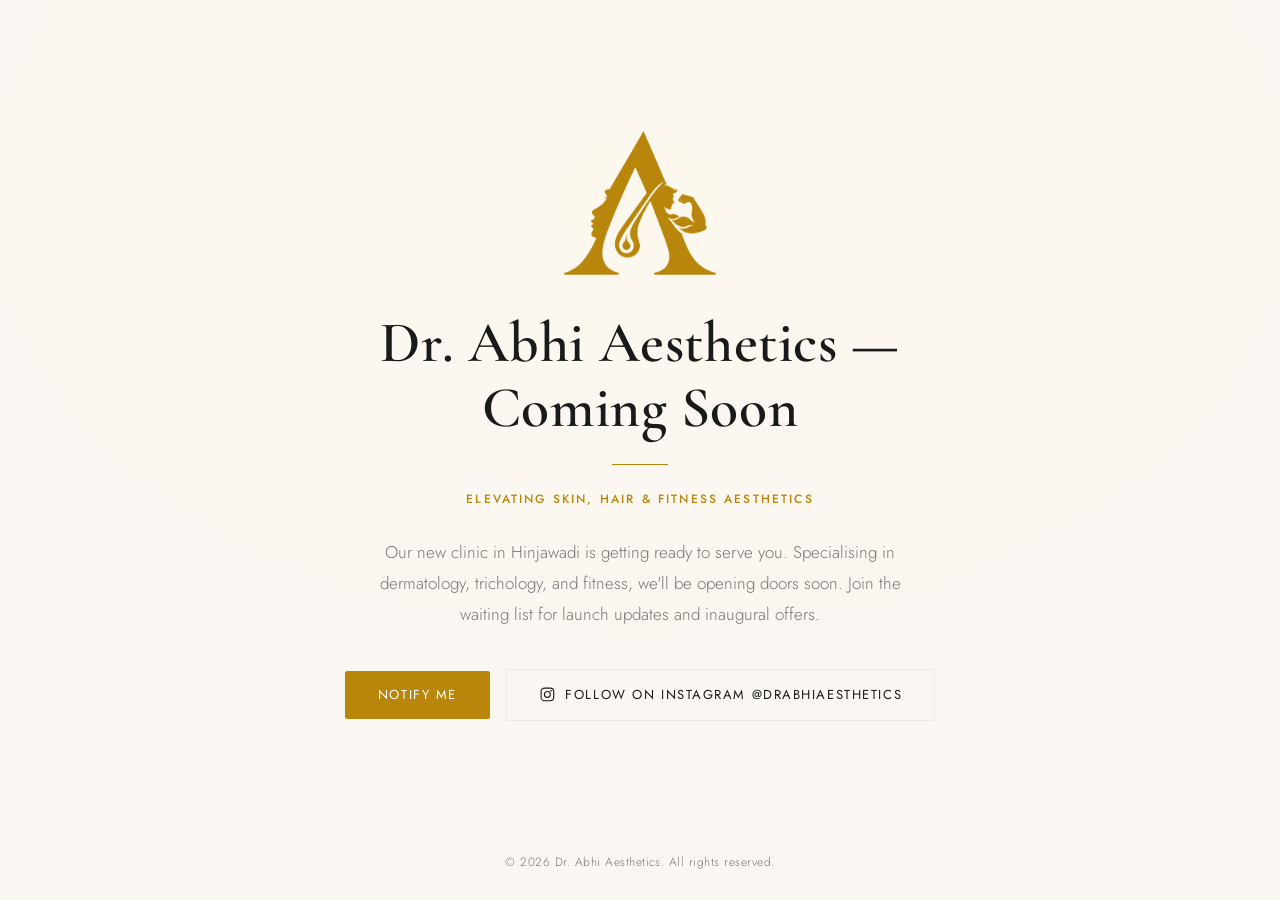
<file: coming-soon/index.html>
<!DOCTYPE html>
<html lang="en">
<head>
<meta charset="UTF-8">
<meta name="viewport" content="width=device-width, initial-scale=1">
<title>Dr. Abhi Aesthetics — Coming Soon | Skin, Hair &amp; Fitness, Hinjawadi</title>
<meta name="description" content="Dr. Abhi Aesthetics is opening soon in Hinjawadi, Pune. Specialising in dermatology, trichology and fitness. Join the waiting list for launch updates and inaugural offers.">
<meta name="theme-color" content="#FAF7F2">
<meta property="og:type" content="website">
<meta property="og:title" content="Dr. Abhi Aesthetics — Coming Soon">
<meta property="og:description" content="Elevating Skin, Hair &amp; Fitness Aesthetics. Opening soon in Hinjawadi, Pune.">
<meta property="og:image" content="assets/apple-touch-icon.png">
<link rel="icon" type="image/png" sizes="32x32" href="assets/favicon-32.png">
<link rel="apple-touch-icon" href="assets/apple-touch-icon.png">
<link rel="preconnect" href="https://fonts.googleapis.com">
<link rel="preconnect" href="https://fonts.gstatic.com" crossorigin>
<link rel="stylesheet" href="https://fonts.googleapis.com/css2?family=Cormorant+Garamond:wght@400;600&family=Jost:wght@300;400;500&display=swap">
<link rel="stylesheet" href="style.css">
</head>
<body>

<main class="hero">
  <div class="hero__inner">
    <img class="hero__mark" src="assets/logo.png" alt="Dr. Abhi Aesthetics" width="379" height="360" fetchpriority="high">

    <h1 class="hero__title">Dr. Abhi Aesthetics&nbsp;— Coming Soon</h1>

    <hr class="hero__divider">

    <p class="hero__tagline">Elevating Skin, Hair &amp; Fitness Aesthetics</p>

    <p class="hero__intro">Our new clinic in Hinjawadi is getting ready to serve you. Specialising in dermatology, trichology, and fitness, we'll be opening doors soon. Join the waiting list for launch updates and inaugural offers.</p>

    <div class="hero__actions">
      <button type="button" class="action action--primary" data-opens="signup-dialog">Notify Me</button>
      <a class="action action--secondary" href="https://www.instagram.com/drabhiaesthetics/" target="_blank" rel="noopener noreferrer">
        <svg class="action__icon" viewBox="0 0 24 24" aria-hidden="true" focusable="false">
          <rect x="3" y="3" width="18" height="18" rx="5"/>
          <circle cx="12" cy="12" r="4.2"/>
          <circle cx="17.2" cy="6.8" r="1.2" class="action__icon-dot"/>
        </svg>
        <span>Follow on Instagram @drabhiaesthetics</span>
      </a>
    </div>
  </div>
</main>

<footer class="site-footer">
  <p>&copy; 2026 Dr. Abhi Aesthetics. All rights reserved.</p>
</footer>

<dialog class="dialog" id="signup-dialog" aria-labelledby="signup-heading">
  <div class="dialog__panel">
    <button type="button" class="dialog__close" data-closes aria-label="Close">
      <svg viewBox="0 0 24 24" aria-hidden="true" focusable="false"><path d="M6 6l12 12M18 6L6 18"/></svg>
    </button>

    <div class="dialog__body" id="signup-body">
      <h2 class="dialog__heading" id="signup-heading">Join the waiting list</h2>
      <p class="dialog__note">Be first to hear when we open, and get our inaugural offers.</p>

      <form class="signup" id="signup-form">
        <div class="field">
          <label class="field__label" for="signup-name">Name</label>
          <input class="field__input" type="text" id="signup-name" name="name" autocomplete="name" required>
        </div>

        <div class="field">
          <label class="field__label" for="signup-email">Email</label>
          <input class="field__input" type="email" id="signup-email" name="email" autocomplete="email" required>
        </div>

        <label class="consent" for="signup-consent">
          <input type="checkbox" id="signup-consent" name="consent">
          <span>I agree to receive occasional updates and offers. Unsubscribe anytime.</span>
        </label>

        <button type="submit" class="action action--primary action--block" id="signup-submit">Notify Me</button>
        <p class="signup__error" id="signup-error" role="alert" hidden>Something went wrong. Please try again.</p>
      </form>
    </div>

    <div class="dialog__body confirmation" id="signup-confirmation" hidden>
      <svg class="confirmation__mark" viewBox="0 0 48 48" aria-hidden="true" focusable="false">
        <circle cx="24" cy="24" r="21"/>
        <path d="M15 24.5l6.5 6.5L33 19"/>
      </svg>
      <h2 class="dialog__heading">Thank you</h2>
      <p class="dialog__note">You're on the waiting list. We'll email you as soon as we open our doors in Hinjawadi.</p>
      <button type="button" class="action action--secondary action--block" data-closes>Close</button>
    </div>
  </div>
</dialog>

<script src="script.js"></script>
</body>
</html>
</file>
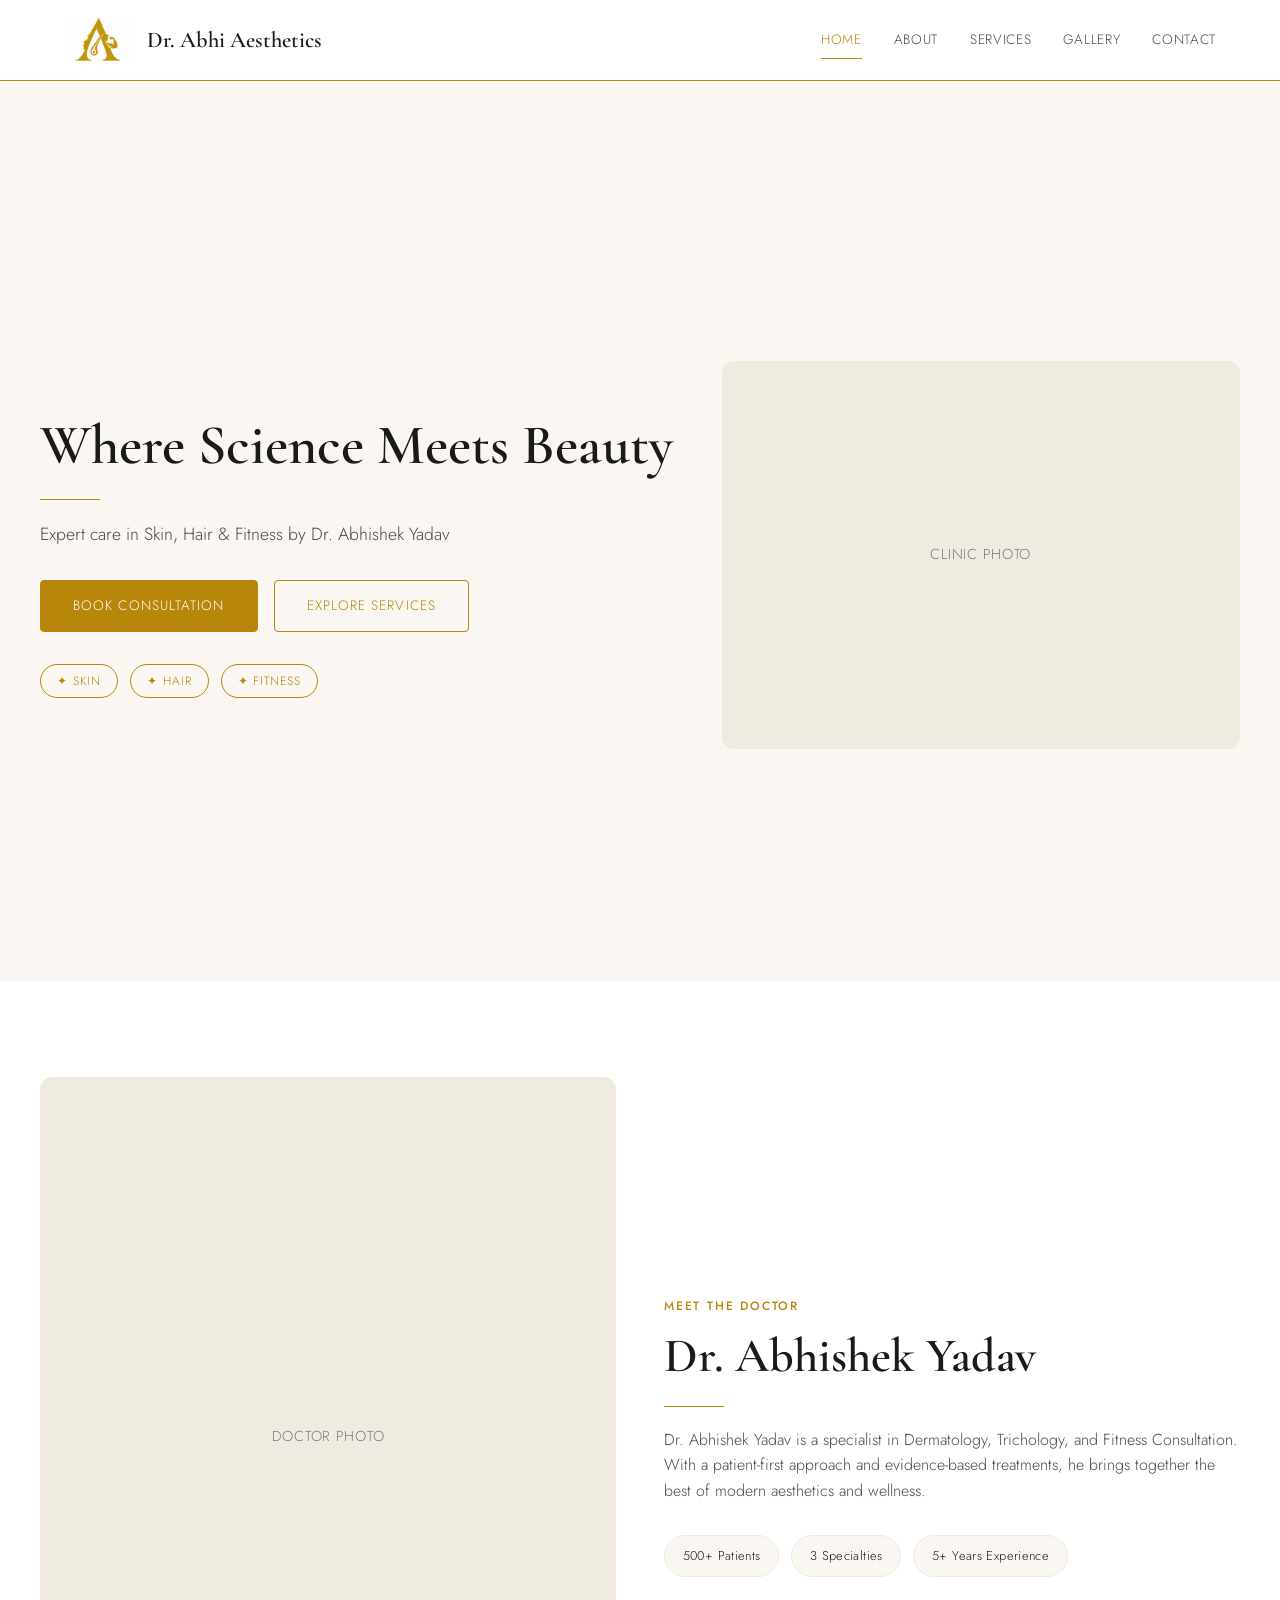
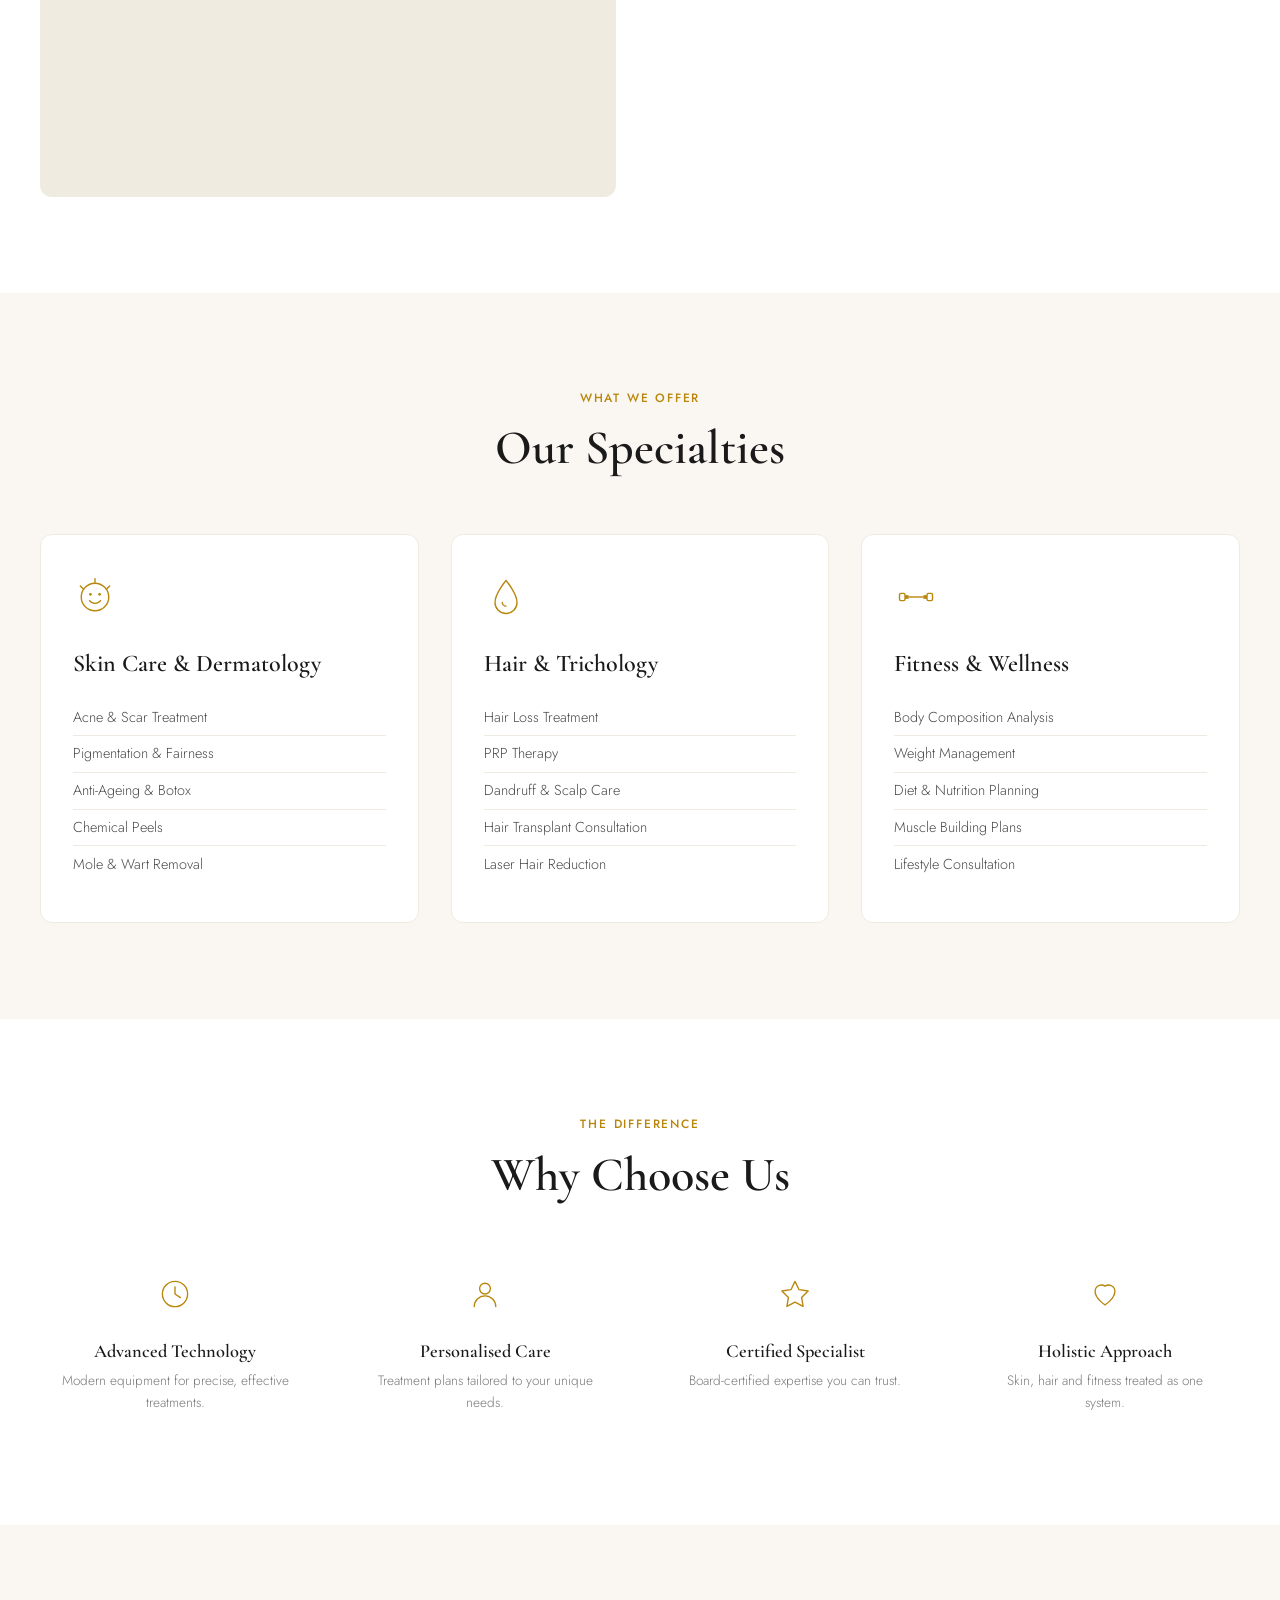
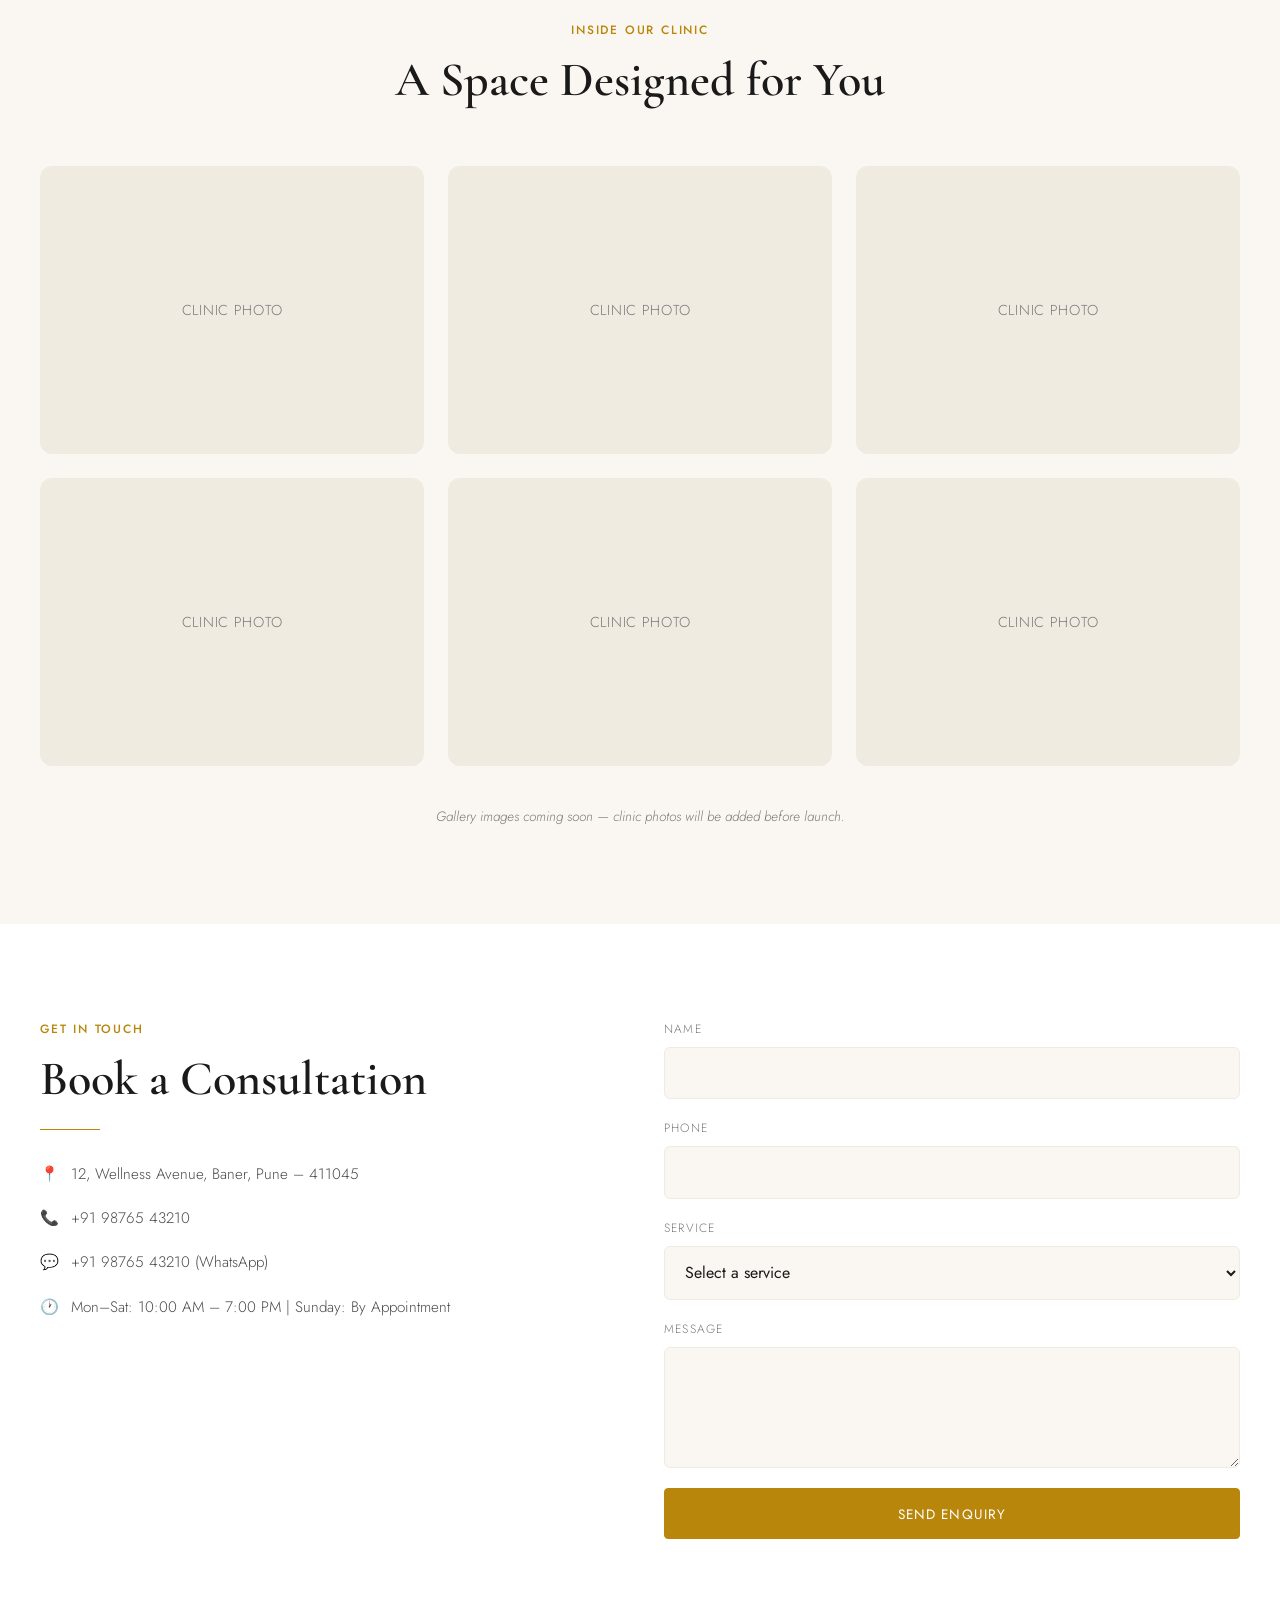
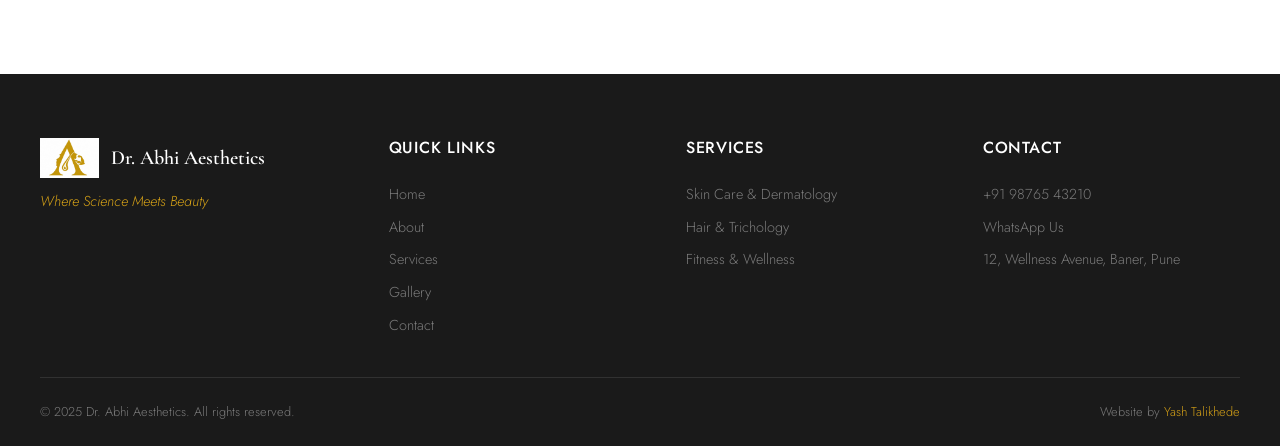
<file: dr-abhi-aesthetics/index.html>
<!DOCTYPE html>
<html lang="en">
<head>
<meta charset="UTF-8">
<meta name="viewport" content="width=device-width, initial-scale=1.0">
<title>Dr. Abhi Aesthetics | Skin, Hair &amp; Fitness Clinic</title>
<meta name="description" content="Dr. Abhi Aesthetics — expert care in Skin, Hair and Fitness by Dr. Abhishek Yadav. Where science meets beauty.">
<link rel="icon" type="image/png" href="assets/logo.png">
<link rel="preconnect" href="https://fonts.googleapis.com">
<link rel="preconnect" href="https://fonts.gstatic.com" crossorigin>
<link href="https://fonts.googleapis.com/css2?family=Cormorant+Garamond:wght@400;500;600;700&family=Jost:wght@300;400;500;600&display=swap" rel="stylesheet">
<link rel="stylesheet" href="style.css">
</head>
<body>

<header class="navbar" id="navbar">
  <div class="nav-container">
    <a href="#home" class="nav-brand">
      <img src="assets/logo.png" alt="Dr. Abhi Aesthetics logo" class="nav-logo">
      <span class="nav-title">Dr. Abhi Aesthetics</span>
    </a>
    <nav class="nav-links" id="navLinks">
      <a href="#home" class="nav-link active">Home</a>
      <a href="#about" class="nav-link">About</a>
      <a href="#services" class="nav-link">Services</a>
      <a href="#gallery" class="nav-link">Gallery</a>
      <a href="#contact" class="nav-link">Contact</a>
    </nav>
    <button class="hamburger" id="hamburger" aria-label="Toggle menu" aria-expanded="false">
      <span></span>
      <span></span>
      <span></span>
    </button>
  </div>
</header>

<main>

  <section class="hero" id="home">
    <div class="hero-container">
      <div class="hero-content fade-in-up">
        <h1 class="hero-heading">Where Science Meets Beauty</h1>
        <div class="gold-rule"></div>
        <p class="hero-subheading">Expert care in Skin, Hair &amp; Fitness by Dr. Abhishek Yadav</p>
        <div class="hero-ctas">
          <a href="#contact" class="btn btn-filled">Book Consultation</a>
          <a href="#services" class="btn btn-outline">Explore Services</a>
        </div>
        <div class="hero-pills">
          <span class="pill">✦ Skin</span>
          <span class="pill">✦ Hair</span>
          <span class="pill">✦ Fitness</span>
        </div>
      </div>
      <div class="hero-visual fade-in-up">
        <div class="placeholder-box hero-placeholder">
          <span>Clinic Photo</span>
        </div>
      </div>
    </div>
  </section>

  <section class="about" id="about">
    <div class="about-container">
      <div class="about-image fade-in-up">
        <div class="placeholder-box about-placeholder">
          <span>Doctor Photo</span>
        </div>
      </div>
      <div class="about-content fade-in-up">
        <p class="section-label">Meet the Doctor</p>
        <h2 class="section-heading">Dr. Abhishek Yadav</h2>
        <div class="gold-rule"></div>
        <p class="about-text">Dr. Abhishek Yadav is a specialist in Dermatology, Trichology, and Fitness Consultation. With a patient-first approach and evidence-based treatments, he brings together the best of modern aesthetics and wellness.</p>
        <div class="stat-pills">
          <span class="stat-pill">500+ Patients</span>
          <span class="stat-pill">3 Specialties</span>
          <span class="stat-pill">5+ Years Experience</span>
        </div>
      </div>
    </div>
  </section>

  <section class="services" id="services">
    <div class="section-intro fade-in-up">
      <p class="section-label">What We Offer</p>
      <h2 class="section-heading">Our Specialties</h2>
    </div>
    <div class="services-grid">

      <article class="service-card fade-in-up">
        <svg class="service-icon" viewBox="0 0 48 48" fill="none" xmlns="http://www.w3.org/2000/svg">
          <circle cx="24" cy="24" r="15" stroke="currentColor" stroke-width="1.5"/>
          <circle cx="19" cy="21" r="1.5" fill="currentColor"/>
          <circle cx="29" cy="21" r="1.5" fill="currentColor"/>
          <path d="M18 28c1.5 2 4 3 6 3s4.5-1 6-3" stroke="currentColor" stroke-width="1.5" stroke-linecap="round"/>
          <path d="M24 4v4M40 12l-3 3M8 12l3 3" stroke="currentColor" stroke-width="1.5" stroke-linecap="round"/>
        </svg>
        <h3 class="service-title">Skin Care &amp; Dermatology</h3>
        <ul class="service-list">
          <li>Acne &amp; Scar Treatment</li>
          <li>Pigmentation &amp; Fairness</li>
          <li>Anti-Ageing &amp; Botox</li>
          <li>Chemical Peels</li>
          <li>Mole &amp; Wart Removal</li>
        </ul>
      </article>

      <article class="service-card fade-in-up">
        <svg class="service-icon" viewBox="0 0 48 48" fill="none" xmlns="http://www.w3.org/2000/svg">
          <path d="M24 6C24 6 12 20 12 30a12 12 0 0024 0c0-10-12-24-12-24z" stroke="currentColor" stroke-width="1.5" stroke-linejoin="round"/>
          <path d="M20 30a4 4 0 004 4" stroke="currentColor" stroke-width="1.5" stroke-linecap="round"/>
        </svg>
        <h3 class="service-title">Hair &amp; Trichology</h3>
        <ul class="service-list">
          <li>Hair Loss Treatment</li>
          <li>PRP Therapy</li>
          <li>Dandruff &amp; Scalp Care</li>
          <li>Hair Transplant Consultation</li>
          <li>Laser Hair Reduction</li>
        </ul>
      </article>

      <article class="service-card fade-in-up">
        <svg class="service-icon" viewBox="0 0 48 48" fill="none" xmlns="http://www.w3.org/2000/svg">
          <rect x="6" y="20" width="6" height="8" rx="1.5" stroke="currentColor" stroke-width="1.5"/>
          <rect x="36" y="20" width="6" height="8" rx="1.5" stroke="currentColor" stroke-width="1.5"/>
          <rect x="12" y="22" width="4" height="4" fill="currentColor"/>
          <rect x="32" y="22" width="4" height="4" fill="currentColor"/>
          <line x1="16" y1="24" x2="32" y2="24" stroke="currentColor" stroke-width="1.5"/>
        </svg>
        <h3 class="service-title">Fitness &amp; Wellness</h3>
        <ul class="service-list">
          <li>Body Composition Analysis</li>
          <li>Weight Management</li>
          <li>Diet &amp; Nutrition Planning</li>
          <li>Muscle Building Plans</li>
          <li>Lifestyle Consultation</li>
        </ul>
      </article>

    </div>
  </section>

  <section class="why-us" id="why-us">
    <div class="section-intro fade-in-up">
      <p class="section-label">The Difference</p>
      <h2 class="section-heading">Why Choose Us</h2>
    </div>
    <div class="features-row">
      <div class="feature-item fade-in-up">
        <svg class="feature-icon" viewBox="0 0 40 40" fill="none" xmlns="http://www.w3.org/2000/svg">
          <circle cx="20" cy="20" r="14" stroke="currentColor" stroke-width="1.5"/>
          <path d="M20 12v8l6 4" stroke="currentColor" stroke-width="1.5" stroke-linecap="round" stroke-linejoin="round"/>
        </svg>
        <h3 class="feature-title">Advanced Technology</h3>
        <p class="feature-desc">Modern equipment for precise, effective treatments.</p>
      </div>
      <div class="feature-item fade-in-up">
        <svg class="feature-icon" viewBox="0 0 40 40" fill="none" xmlns="http://www.w3.org/2000/svg">
          <circle cx="20" cy="14" r="6" stroke="currentColor" stroke-width="1.5"/>
          <path d="M8 34c0-6.6 5.4-12 12-12s12 5.4 12 12" stroke="currentColor" stroke-width="1.5" stroke-linecap="round"/>
        </svg>
        <h3 class="feature-title">Personalised Care</h3>
        <p class="feature-desc">Treatment plans tailored to your unique needs.</p>
      </div>
      <div class="feature-item fade-in-up">
        <svg class="feature-icon" viewBox="0 0 40 40" fill="none" xmlns="http://www.w3.org/2000/svg">
          <path d="M20 6l4.5 9.2 10.1 1.5-7.3 7.1 1.7 10-9-4.7-9 4.7 1.7-10-7.3-7.1 10.1-1.5z" stroke="currentColor" stroke-width="1.5" stroke-linejoin="round"/>
        </svg>
        <h3 class="feature-title">Certified Specialist</h3>
        <p class="feature-desc">Board-certified expertise you can trust.</p>
      </div>
      <div class="feature-item fade-in-up">
        <svg class="feature-icon" viewBox="0 0 40 40" fill="none" xmlns="http://www.w3.org/2000/svg">
          <path d="M20 32s-11-6.6-11-15a7 7 0 0111-5.7A7 7 0 0131 17c0 8.4-11 15-11 15z" stroke="currentColor" stroke-width="1.5" stroke-linejoin="round"/>
        </svg>
        <h3 class="feature-title">Holistic Approach</h3>
        <p class="feature-desc">Skin, hair and fitness treated as one system.</p>
      </div>
    </div>
  </section>

  <section class="gallery" id="gallery">
    <div class="section-intro fade-in-up">
      <p class="section-label">Inside Our Clinic</p>
      <h2 class="section-heading">A Space Designed for You</h2>
    </div>
    <div class="gallery-grid">
      <div class="placeholder-box gallery-placeholder fade-in-up"><span>Clinic Photo</span></div>
      <div class="placeholder-box gallery-placeholder fade-in-up"><span>Clinic Photo</span></div>
      <div class="placeholder-box gallery-placeholder fade-in-up"><span>Clinic Photo</span></div>
      <div class="placeholder-box gallery-placeholder fade-in-up"><span>Clinic Photo</span></div>
      <div class="placeholder-box gallery-placeholder fade-in-up"><span>Clinic Photo</span></div>
      <div class="placeholder-box gallery-placeholder fade-in-up"><span>Clinic Photo</span></div>
    </div>
    <p class="gallery-caption fade-in-up">Gallery images coming soon — clinic photos will be added before launch.</p>
  </section>

  <section class="contact" id="contact">
    <div class="contact-container">
      <div class="contact-info fade-in-up">
        <p class="section-label">Get in Touch</p>
        <h2 class="section-heading">Book a Consultation</h2>
        <div class="gold-rule"></div>
        <ul class="contact-details">
          <li><span class="contact-icon">📍</span> <span>12, Wellness Avenue, Baner, Pune – 411045</span></li>
          <li><span class="contact-icon">📞</span> <a href="tel:+919876543210">+91 98765 43210</a></li>
          <li><span class="contact-icon">💬</span> <a href="https://wa.me/919876543210" target="_blank" rel="noopener">+91 98765 43210 (WhatsApp)</a></li>
          <li><span class="contact-icon">🕐</span> <span>Mon–Sat: 10:00 AM – 7:00 PM | Sunday: By Appointment</span></li>
        </ul>
      </div>
      <div class="contact-form-wrap fade-in-up">
        <form id="enquiryForm" class="contact-form">
          <div class="form-group">
            <label for="name">Name</label>
            <input type="text" id="name" name="name" required>
          </div>
          <div class="form-group">
            <label for="phone">Phone</label>
            <input type="tel" id="phone" name="phone" required>
          </div>
          <div class="form-group">
            <label for="service">Service</label>
            <select id="service" name="service" required>
              <option value="" disabled selected>Select a service</option>
              <option value="skin">Skin</option>
              <option value="hair">Hair</option>
              <option value="fitness">Fitness</option>
            </select>
          </div>
          <div class="form-group">
            <label for="message">Message</label>
            <textarea id="message" name="message" rows="4"></textarea>
          </div>
          <button type="submit" class="btn btn-filled form-submit">Send Enquiry</button>
          <p class="form-thanks" id="formThanks" role="status"></p>
        </form>
      </div>
    </div>
  </section>

</main>

<footer class="footer">
  <div class="footer-container">
    <div class="footer-brand">
      <div class="footer-logo-row">
        <img src="assets/logo.png" alt="Dr. Abhi Aesthetics logo" class="footer-logo">
        <span class="footer-title">Dr. Abhi Aesthetics</span>
      </div>
      <p class="footer-tagline">Where Science Meets Beauty</p>
    </div>
    <div class="footer-col">
      <h4>Quick Links</h4>
      <a href="#home">Home</a>
      <a href="#about">About</a>
      <a href="#services">Services</a>
      <a href="#gallery">Gallery</a>
      <a href="#contact">Contact</a>
    </div>
    <div class="footer-col">
      <h4>Services</h4>
      <a href="#services">Skin Care &amp; Dermatology</a>
      <a href="#services">Hair &amp; Trichology</a>
      <a href="#services">Fitness &amp; Wellness</a>
    </div>
    <div class="footer-col">
      <h4>Contact</h4>
      <a href="tel:+919876543210">+91 98765 43210</a>
      <a href="https://wa.me/919876543210" target="_blank" rel="noopener">WhatsApp Us</a>
      <span>12, Wellness Avenue, Baner, Pune</span>
    </div>
  </div>
  <div class="footer-bottom">
    <p>&copy; 2025 Dr. Abhi Aesthetics. All rights reserved.</p>
    <p class="footer-credit">Website by <span class="gold-text">Yash Talikhede</span></p>
  </div>
</footer>

<script src="script.js"></script>
</body>
</html>
</file>
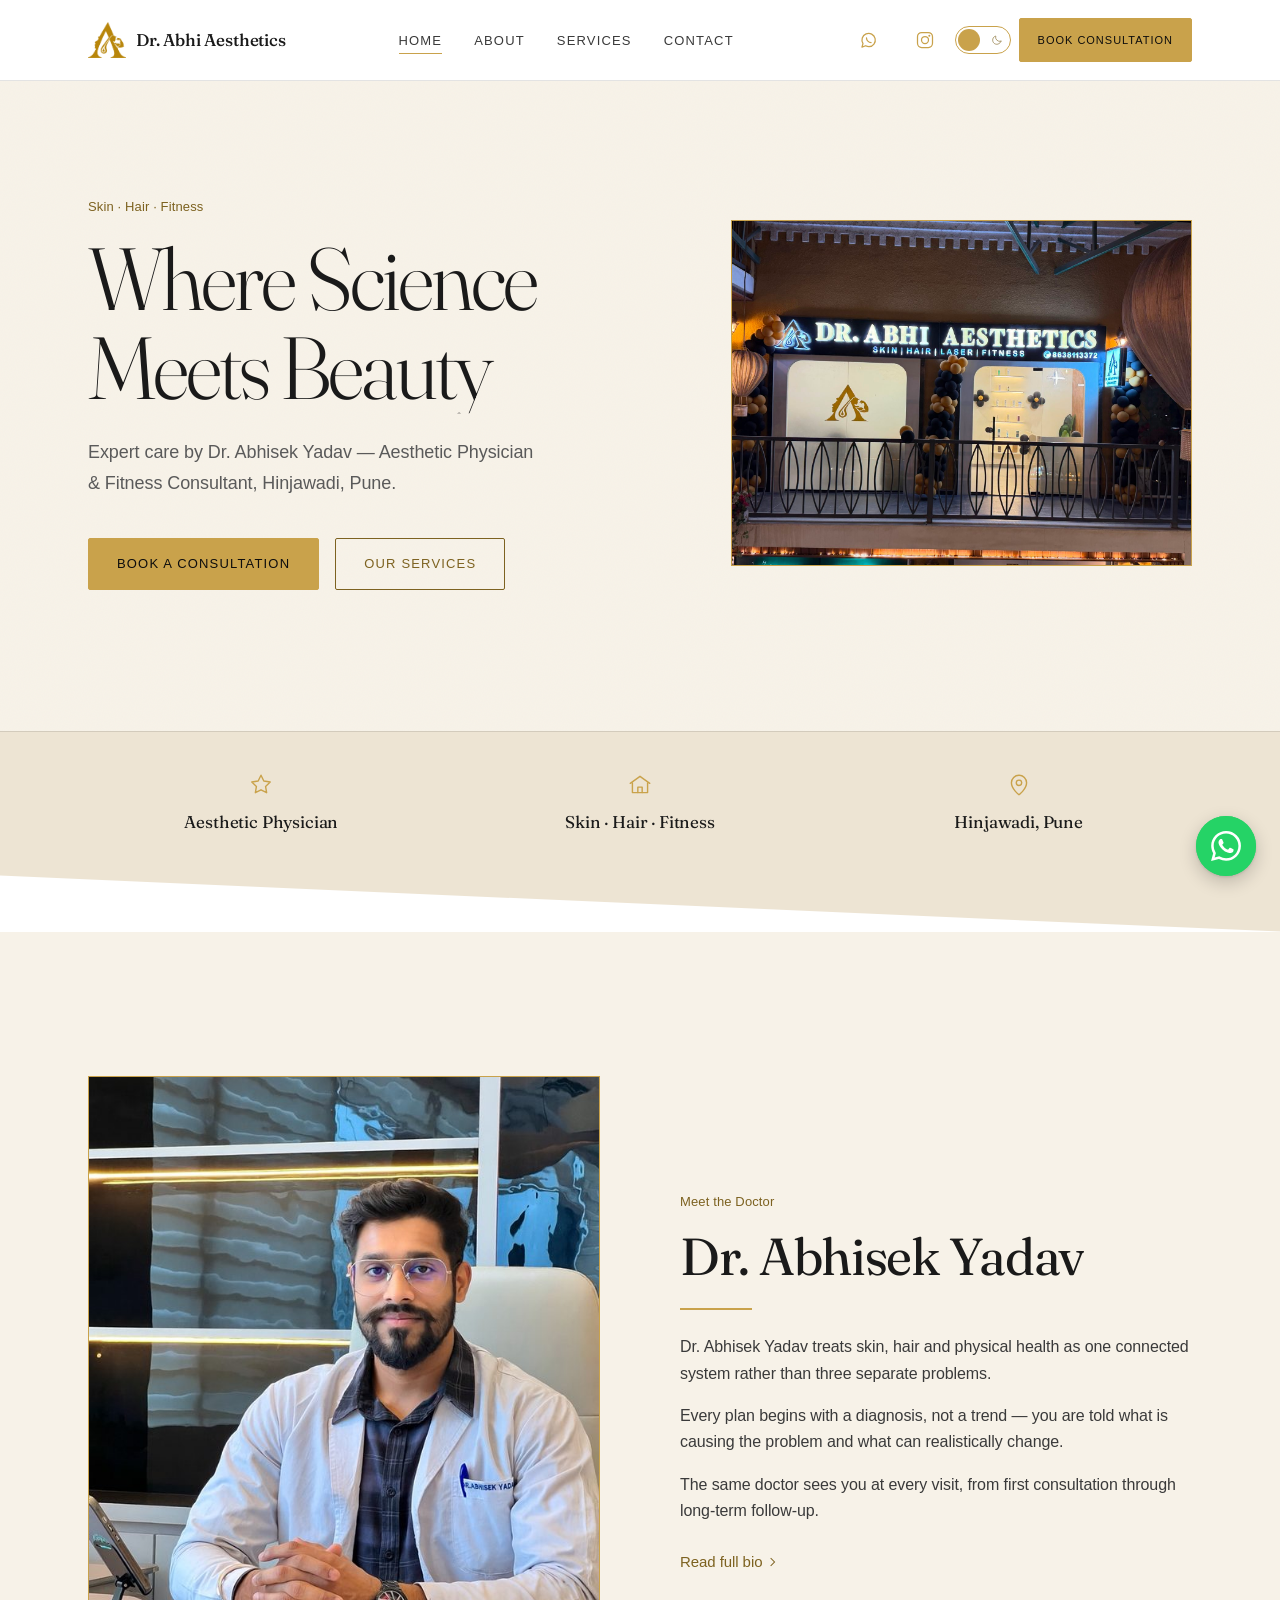
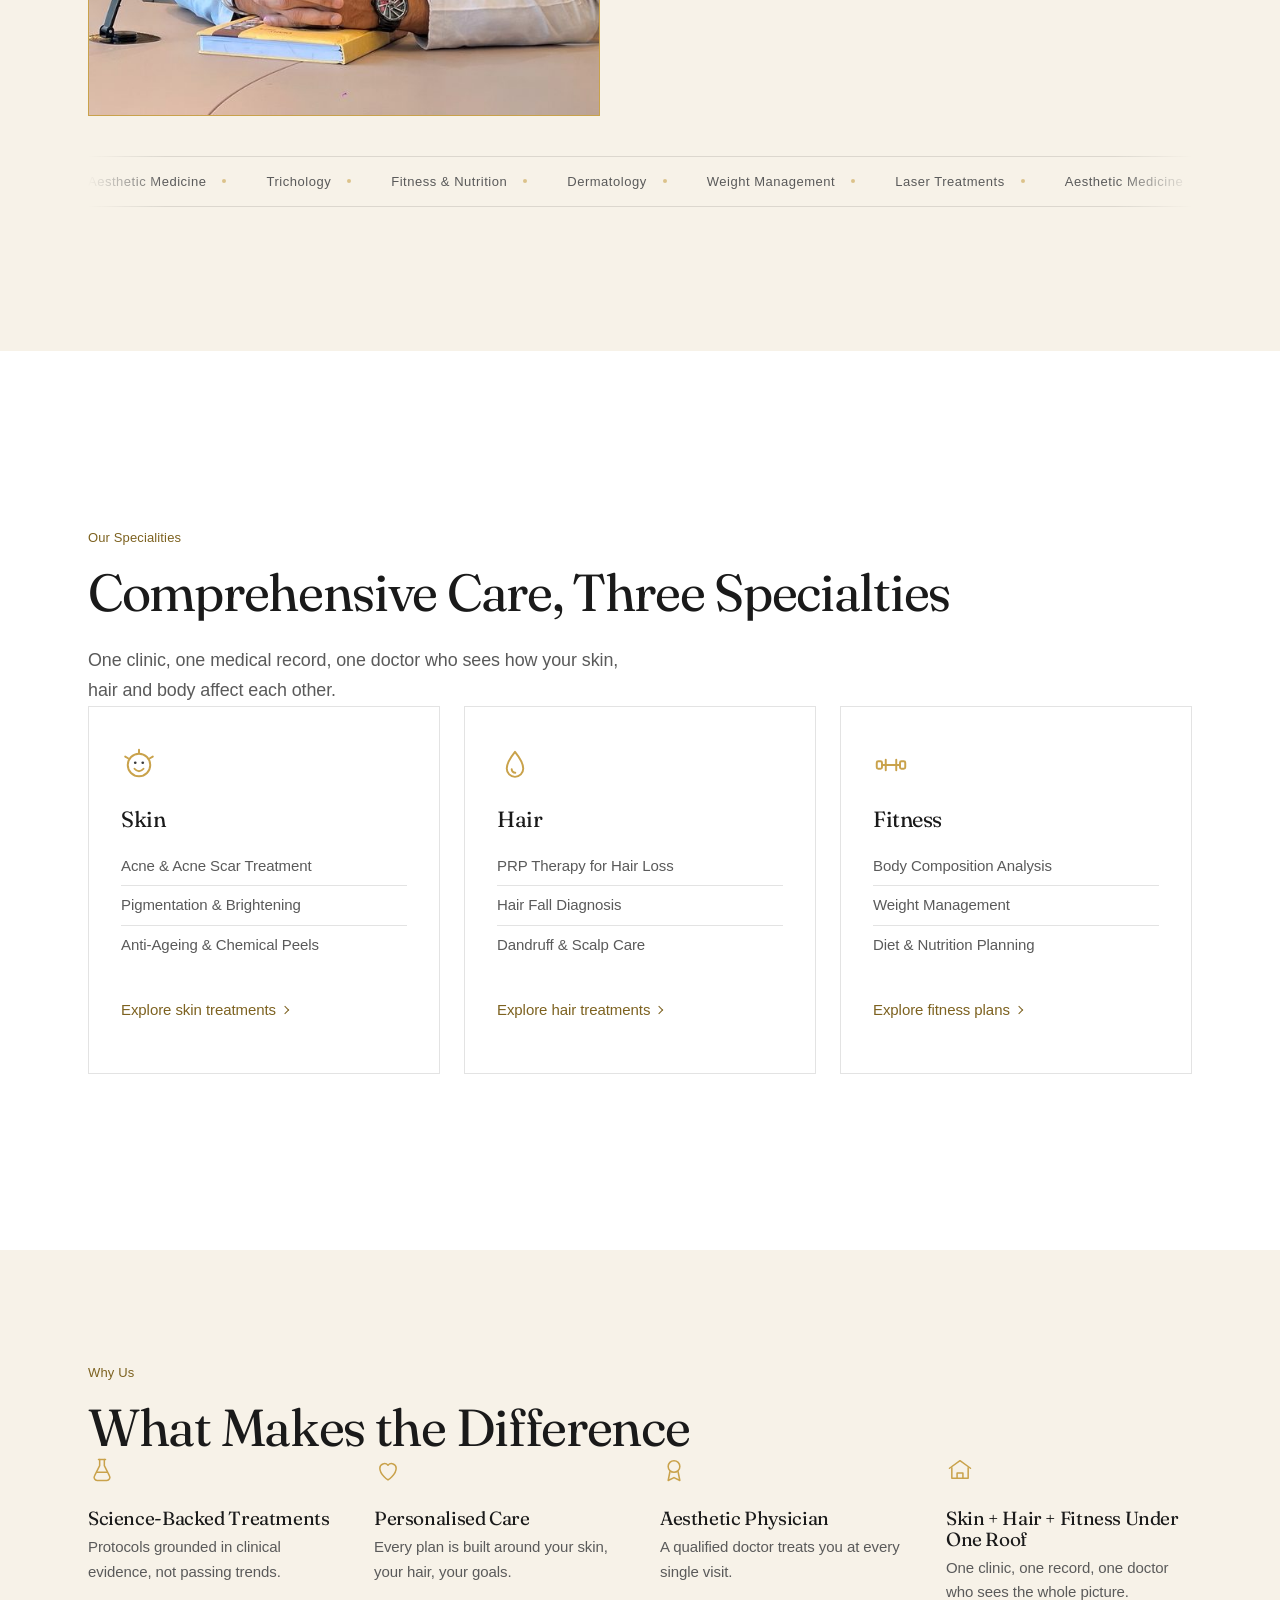
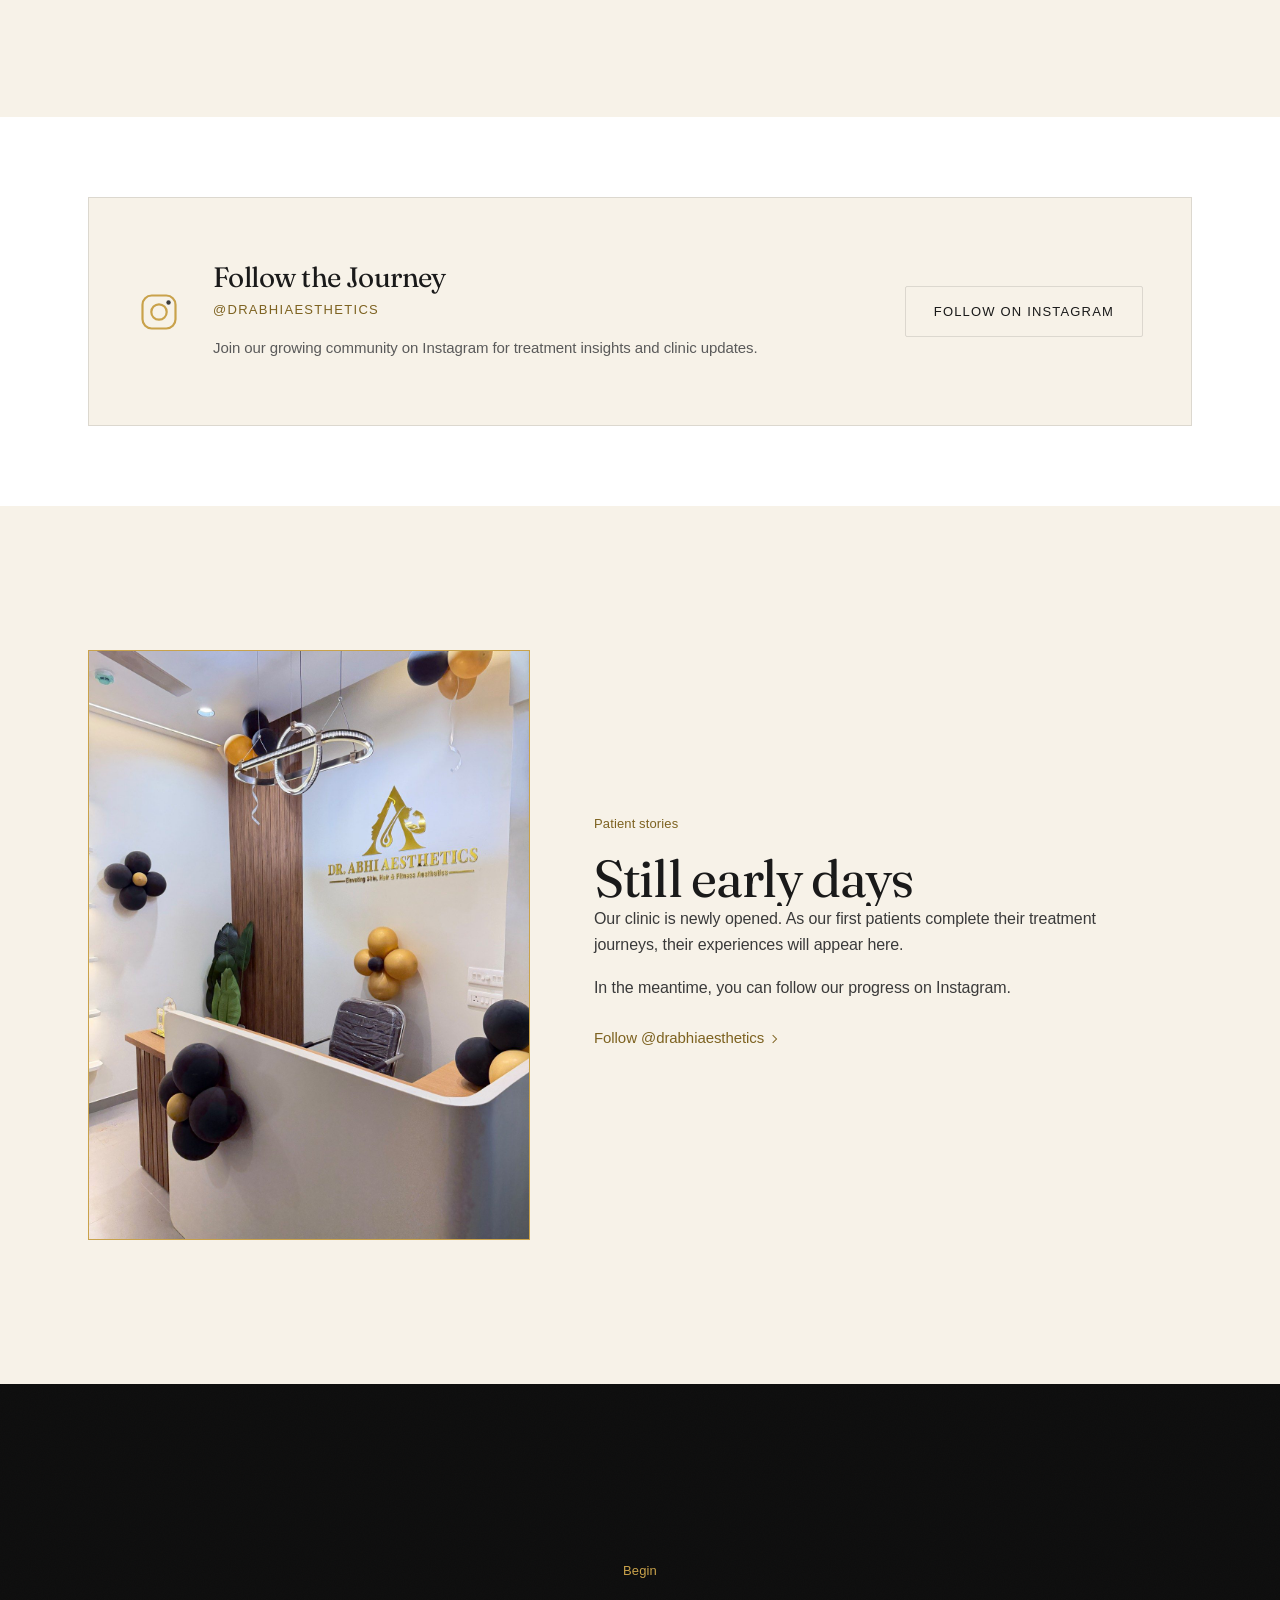
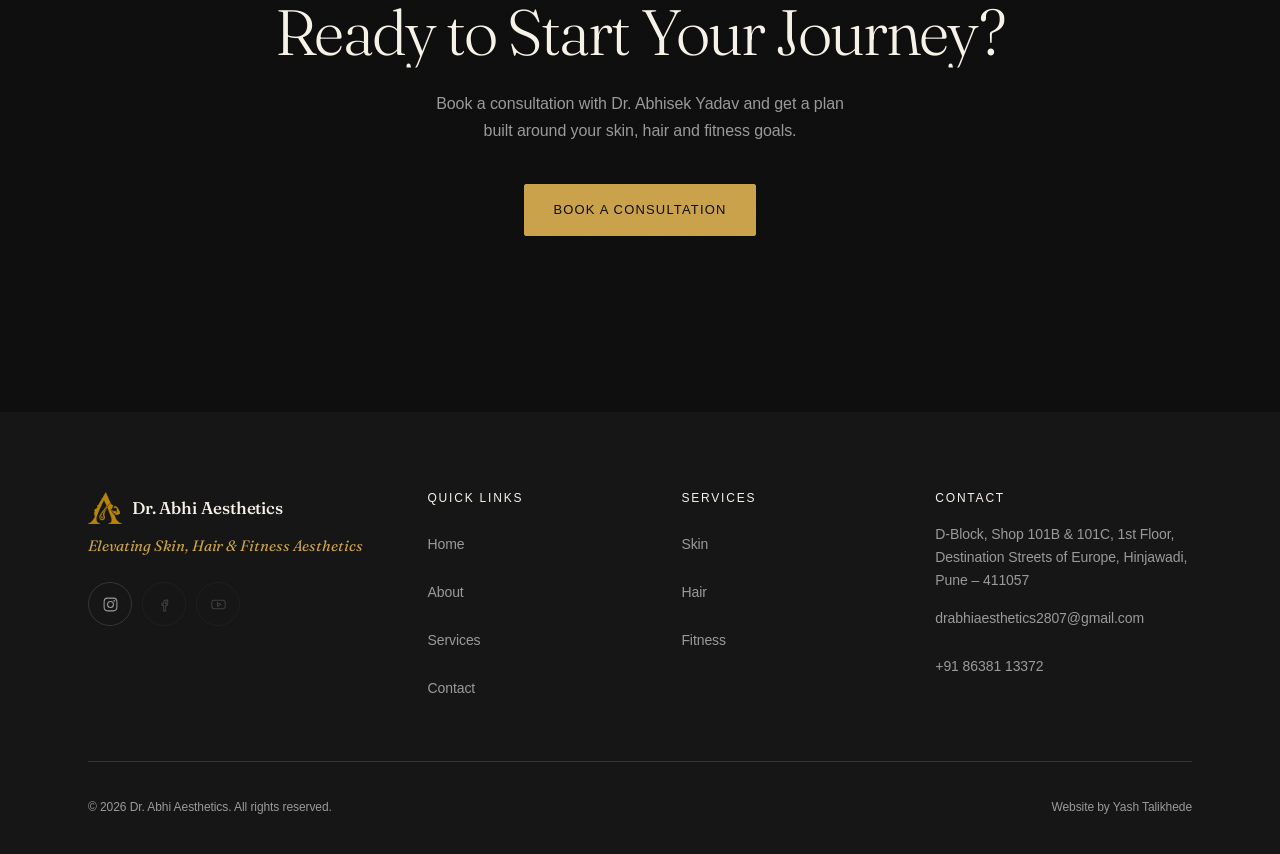
<file: website/index.html>
<!DOCTYPE html>
<html lang="en">
<head>
<meta name="google-site-verification" content="NCVtNtqYvJ656W7yQlpfHc6xGDUaofMSFRGYIcw52os" />
<!-- Google tag (gtag.js) -->
<script async src="https://www.googletagmanager.com/gtag/js?id=AW-18470239568"></script>
<script>
  window.dataLayer = window.dataLayer || [];
  function gtag(){dataLayer.push(arguments);}
  gtag('js', new Date());
  gtag('config', 'AW-18470239568');
</script>
<meta charset="UTF-8">
<meta name="viewport" content="width=device-width, initial-scale=1, viewport-fit=cover">
<title>Dr. Abhi Aesthetics | Skin, Hair &amp; Fitness Clinic in Hinjawadi, Pune</title>
<meta name="description" content="Dr. Abhi Aesthetics is a skin, hair and fitness clinic in Hinjawadi, Pune, led by Dr. Abhisek Yadav — aesthetic physician and fitness consultant.">
<meta name="theme-color" content="#0D0D0D">
<link rel="canonical" href="https://www.drabhiaesthetics.com/">
<meta property="og:type" content="website">
<meta property="og:site_name" content="Dr. Abhi Aesthetics">
<meta property="og:url" content="https://www.drabhiaesthetics.com/">
<meta property="og:title" content="Dr. Abhi Aesthetics — Where Science Meets Beauty">
<meta property="og:description" content="Expert care in skin, hair and fitness by Dr. Abhisek Yadav. Hinjawadi, Pune.">
<meta property="og:image" content="https://www.drabhiaesthetics.com/assets/clinic-exterior-night.jpeg">
<meta property="og:image:alt" content="The illuminated Dr. Abhi Aesthetics shopfront at night.">
<script type="application/ld+json">
{
  "@context": "https://schema.org",
  "@type": "MedicalClinic",
  "@id": "https://www.drabhiaesthetics.com/#clinic",
  "name": "Dr. Abhi Aesthetics",
  "description": "Skin, hair and fitness clinic in Hinjawadi, Pune, led by Dr. Abhisek Yadav, aesthetic physician and fitness consultant.",
  "url": "https://www.drabhiaesthetics.com/",
  "logo": "https://www.drabhiaesthetics.com/assets/logo.png",
  "image": [
    "https://www.drabhiaesthetics.com/assets/clinic-exterior-night.jpeg",
    "https://www.drabhiaesthetics.com/assets/dr-abhisek-yadav.jpg"
  ],
  "telephone": "+918638113372",
  "email": "drabhiaesthetics2807@gmail.com",
  "address": {
    "@type": "PostalAddress",
    "streetAddress": "D-Block, Shop 101B & 101C, 1st Floor, Destination Streets of Europe, Hinjawadi",
    "addressLocality": "Pune",
    "addressRegion": "Maharashtra",
    "postalCode": "411057",
    "addressCountry": "IN"
  },
  "openingHoursSpecification": [
    {
      "@type": "OpeningHoursSpecification",
      "dayOfWeek": [
        "Monday",
        "Wednesday",
        "Thursday",
        "Friday",
        "Saturday",
        "Sunday"
      ],
      "opens": "12:30",
      "closes": "20:30"
    }
  ],
  "founder": {
    "@type": "Person",
    "name": "Dr. Abhisek Yadav",
    "jobTitle": "Aesthetic Physician & Fitness Consultant",
    "image": "https://www.drabhiaesthetics.com/assets/dr-abhisek-yadav.jpg"
  },
  "sameAs": [
    "https://www.instagram.com/drabhiaesthetics/"
  ]
}
</script>
<link rel="icon" type="image/png" sizes="32x32" href="assets/favicon-32.png">
<link rel="apple-touch-icon" href="assets/apple-touch-icon.png">
<link rel="icon" type="image/png" sizes="32x32" href="/favicon-32x32.png">
<link rel="icon" type="image/png" sizes="16x16" href="/favicon-16x16.png">
<link rel="apple-touch-icon" sizes="180x180" href="/apple-touch-icon.png">
<link rel="icon" type="image/png" sizes="48x48" href="/favicon-48x48.png">
<script>document.documentElement.classList.add('js')</script>
<script>try{if(localStorage.getItem('theme')==='dark')document.documentElement.dataset.theme='dark'}catch(e){}</script>
<link rel="preconnect" href="https://fonts.googleapis.com">
<link rel="preconnect" href="https://fonts.gstatic.com" crossorigin>
<link rel="preconnect" href="https://api.fontshare.com">
<link rel="preconnect" href="https://cdn.fontshare.com" crossorigin>
<link rel="stylesheet" href="https://fonts.googleapis.com/css2?family=Fraunces:ital,opsz,wght@0,9..144,300..600;1,9..144,300..600&display=swap">
<link rel="stylesheet" href="https://api.fontshare.com/v2/css?f%5B%5D=general-sans@400,500,600&display=swap">
<link rel="stylesheet" href="style.css">
<!-- Meta Pixel Code -->
<script>
!function(f,b,e,v,n,t,s)
{if(f.fbq)return;n=f.fbq=function(){n.callMethod?
n.callMethod.apply(n,arguments):n.queue.push(arguments)};
if(!f._fbq)f._fbq=n;n.push=n;n.loaded=!0;n.version='2.0';
n.queue=[];t=b.createElement(e);t.async=!0;
t.src=v;s=b.getElementsByTagName(e)[0];
s.parentNode.insertBefore(t,s)}(window, document,'script',
'https://connect.facebook.net/en_US/fbevents.js');
fbq('init', '4767138243606319');
fbq('track', 'PageView');
</script>
<noscript><img height="1" width="1" style="display:none"
src="https://www.facebook.com/tr?id=4767138243606319&ev=PageView&noscript=1"
/></noscript>
<!-- End Meta Pixel Code -->
</head>
<body class="has-dark-hero">

<div class="progress" id="scrollProgress" aria-hidden="true"></div>

<div class="preloader" aria-hidden="true">
  <img class="preloader__mark" src="assets/logo.png" alt="" width="379" height="360">
</div>

<header class="site-header" id="siteHeader">
  <div class="wrap">
    <nav class="nav" aria-label="Main">
      <a class="nav__brand" href="index.html">
        <img class="nav__logo" src="assets/logo.png" alt="Dr. Abhi Aesthetics" width="379" height="360">
        <span class="nav__wordmark">Dr. Abhi Aesthetics</span>
      </a>

      <ul class="nav__menu">
        <li><a class="nav__link" href="index.html" data-nav="index">Home</a></li>
        <li><a class="nav__link" href="about.html" data-nav="about">About</a></li>
        <li><a class="nav__link" href="services.html" data-nav="services">Services</a></li>
        <li><a class="nav__link" href="contact.html" data-nav="contact">Contact</a></li>
      </ul>

      <div class="nav__actions">
        <span class="nav__social">
          <a href="https://wa.me/918638113372?text=Hi%20Dr.%20Abhi%20Aesthetics%2C%20I%20would%20like%20to%20book%20a%20consultation" target="_blank" rel="noopener noreferrer" title="Chat on WhatsApp" aria-label="Chat on WhatsApp"><svg viewBox="0 0 24 24" aria-hidden="true"><path d="M3.5 20.5l1.3-4.2A8 8 0 1112 20a8 8 0 01-4-1.1z"/><path d="M9 9.5c0 3 2.5 5.5 5.5 5.5"/></svg></a>
          <a href="https://www.instagram.com/drabhiaesthetics/" target="_blank" rel="noopener noreferrer" title="Follow on Instagram" aria-label="Follow Dr. Abhi Aesthetics on Instagram"><svg viewBox="0 0 24 24" aria-hidden="true"><rect x="3" y="3" width="18" height="18" rx="5"/><circle cx="12" cy="12" r="4.2"/><circle cx="17.2" cy="6.8" r="1.2" fill="currentColor" stroke="none"/></svg></a>
        </span>
        <button class="theme-pill" type="button" role="switch" aria-checked="false" aria-label="Switch to dark mode">
          <span class="theme-pill__icon theme-pill__icon--sun" aria-hidden="true"><svg viewBox="0 0 24 24"><circle cx="12" cy="12" r="4.5"/><path d="M12 2.5v2.4M12 19.1v2.4M4.4 4.4l1.7 1.7M17.9 17.9l1.7 1.7M2.5 12h2.4M19.1 12h2.4M4.4 19.6l1.7-1.7M17.9 6.1l1.7-1.7"/></svg></span>
          <span class="theme-pill__icon theme-pill__icon--moon" aria-hidden="true"><svg viewBox="0 0 24 24"><path d="M20 14.5A8.5 8.5 0 019.5 4a8.5 8.5 0 1010.5 10.5z"/></svg></span>
          <span class="theme-pill__dot"></span>
        </button>
        <a class="btn btn--primary nav__cta" href="contact.html#booking">Book Consultation</a>
        <button class="nav__toggle" id="navToggle" type="button" aria-label="Open menu" aria-expanded="false" aria-controls="navDrawer">
          <span></span><span></span><span></span>
        </button>
      </div>
    </nav>
  </div>

  <div class="nav__drawer" id="navDrawer">
    <div class="nav__drawer-inner">
      <div class="wrap">
        <a class="nav__link" href="index.html" data-nav="index">Home</a>
        <a class="nav__link" href="about.html" data-nav="about">About</a>
        <a class="nav__link" href="services.html" data-nav="services">Services</a>
        <a class="nav__link" href="contact.html" data-nav="contact">Contact</a>
      </div>
    </div>
  </div>

  <a class="bookbar" href="contact.html#booking">Book a Consultation</a>
</header>

<main>

  <section class="hero">
    <span class="grain" aria-hidden="true"></span>
    <span class="dust" aria-hidden="true"><span></span><span></span><span></span><span></span><span></span><span></span><span></span></span>

    <div class="wrap">
      <div class="hero__grid">
        <div>
          <p class="eyebrow">Skin &middot; Hair &middot; Fitness</p>
          <h1 class="hero__title h-display reveal-text">Where Science Meets Beauty</h1>
          <p class="hero__lead">Expert care by Dr. Abhisek Yadav — Aesthetic Physician &amp; Fitness Consultant, Hinjawadi, Pune.</p>
          <div class="hero__actions">
            <a class="btn btn--primary" data-magnetic href="contact.html#booking">Book a Consultation</a>
            <a class="btn btn--ghost" href="services.html">Our Services</a>
          </div>
        </div>

        <figure class="frame frame--hero frame--photo">
          <img src="assets/clinic-exterior-night.jpeg" width="1500" height="1125" fetchpriority="high" decoding="async"
               alt="The illuminated Dr. Abhi Aesthetics shopfront at night, its gold sign reading Skin, Hair, Laser, Fitness.">
        </figure>
      </div>
    </div>
  </section>

  <section class="trust">
    <div class="wrap">
      <ul class="trust__grid reveal">
        <li class="trust__item">
          <svg class="trust__icon" viewBox="0 0 24 24" aria-hidden="true"><path d="M12 3l2.6 5.3 5.9.9-4.3 4.1 1 5.8L12 16.4 6.8 19.1l1-5.8L3.5 9.2l5.9-.9z"/></svg>
          <span class="trust__label">Aesthetic Physician</span>
        </li>
        <li class="trust__item">
          <svg class="trust__icon" viewBox="0 0 24 24" aria-hidden="true"><path d="M3 10.5L12 4l9 6.5"/><path d="M5 10v9h14v-9"/><path d="M10 19v-5h4v5"/></svg>
          <span class="trust__label">Skin &middot; Hair &middot; Fitness</span>
        </li>
        <li class="trust__item">
          <svg class="trust__icon" viewBox="0 0 24 24" aria-hidden="true"><path d="M12 21s-7-5.2-7-11a7 7 0 1114 0c0 5.8-7 11-7 11z"/><circle cx="12" cy="10" r="2.5"/></svg>
          <span class="trust__label">Hinjawadi, Pune</span>
        </li>
      </ul>
    </div>
  </section>

  <section class="section section--lg section--beige">
    <div class="wrap">
      <div class="split reveal">
        <figure class="frame frame--portrait frame--photo">
          <img src="assets/dr-abhisek-yadav.jpg"
               srcset="assets/dr-abhisek-yadav-640.jpg 640w, assets/dr-abhisek-yadav.jpg 1024w"
               sizes="(min-width: 64rem) 512px, 100vw"
               width="1024" height="1536" loading="lazy" decoding="async"
               alt="Dr. Abhisek Yadav — Aesthetic Physician &amp; Fitness Consultant, Dr. Abhi Aesthetics">
        </figure>

        <div>
          <p class="eyebrow">Meet the Doctor</p>
          <h2 class="h-section reveal-text">Dr. Abhisek Yadav</h2>
          <svg class="divider" viewBox="0 0 72 1" preserveAspectRatio="none" aria-hidden="true"><line x1="0" y1="0.5" x2="72" y2="0.5"/></svg>
          <div class="prose">
            <p>Dr. Abhisek Yadav treats skin, hair and physical health as one connected system rather than three separate problems.</p>
            <p>Every plan begins with a diagnosis, not a trend — you are told what is causing the problem and what can realistically change.</p>
            <p>The same doctor sees you at every visit, from first consultation through long-term follow-up.</p>
          </div>
          <p><a class="link-more" href="about.html">Read full bio</a></p>
        </div>
      </div>

      <!-- Qualifications pending client confirmation are bracketed -->
      <div class="ticker reveal" aria-label="Qualifications and training">
        <div class="ticker__track">
          <span class="ticker__item">Aesthetic Medicine</span>
          <span class="ticker__item">Trichology</span>
          <span class="ticker__item">Fitness &amp; Nutrition</span>
          <span class="ticker__item">Dermatology</span>
          <span class="ticker__item">Weight Management</span>
          <span class="ticker__item">Laser Treatments</span>
        </div>
      </div>
    </div>
  </section>

  <section class="section section--xl section--white">
    <div class="wrap">
      <div class="reveal">
        <p class="eyebrow">Our Specialities</p>
        <h2 class="h-section reveal-text">Comprehensive Care, Three Specialties</h2>
        <p class="lead">One clinic, one medical record, one doctor who sees how your skin, hair and body affect each other.</p>
      </div>

      <div class="cards cards--stagger cards--swipe">
        <article class="card reveal">
          <svg class="card__icon" viewBox="0 0 24 24" aria-hidden="true"><circle cx="12" cy="12" r="7.5"/><circle cx="9.5" cy="10.5" r="0.9" fill="currentColor" stroke="none"/><circle cx="14.5" cy="10.5" r="0.9" fill="currentColor" stroke="none"/><path d="M9 14.5c.9 1.1 2 1.6 3 1.6s2.1-.5 3-1.6"/><path d="M12 1.8v2.2M21.2 6.4l-1.9 1.1M2.8 6.4l1.9 1.1"/></svg>
          <h3 class="card__title">Skin</h3>
          <ul class="card__list">
            <li>Acne &amp; Acne Scar Treatment</li>
            <li>Pigmentation &amp; Brightening</li>
            <li>Anti-Ageing &amp; Chemical Peels</li>
          </ul>
          <a class="link-more" href="services.html#skin">Explore skin treatments</a>
        </article>

        <article class="card reveal">
          <svg class="card__icon" viewBox="0 0 24 24" aria-hidden="true"><path d="M12 3.2S6.5 10 6.5 14.4a5.5 5.5 0 1011 0C17.5 10 12 3.2 12 3.2z"/><path d="M9.8 14.8a2.4 2.4 0 002.4 2.4"/></svg>
          <h3 class="card__title">Hair</h3>
          <ul class="card__list">
            <li>PRP Therapy for Hair Loss</li>
            <li>Hair Fall Diagnosis</li>
            <li>Dandruff &amp; Scalp Care</li>
          </ul>
          <a class="link-more" href="services.html#hair">Explore hair treatments</a>
        </article>

        <article class="card reveal">
          <svg class="card__icon" viewBox="0 0 24 24" aria-hidden="true"><rect x="2.5" y="9.5" width="3.5" height="5" rx="1"/><rect x="18" y="9.5" width="3.5" height="5" rx="1"/><path d="M6 12h12"/><path d="M8.5 8.5v7M15.5 8.5v7"/></svg>
          <h3 class="card__title">Fitness</h3>
          <ul class="card__list">
            <li>Body Composition Analysis</li>
            <li>Weight Management</li>
            <li>Diet &amp; Nutrition Planning</li>
          </ul>
          <a class="link-more" href="services.html#fitness">Explore fitness plans</a>
        </article>
      </div>

      <p class="swipe-hint">Swipe to see all three</p>
    </div>
  </section>

  <section class="section section--md section--beige">
    <div class="wrap">
      <div class="reveal">
        <p class="eyebrow">Why Us</p>
        <h2 class="h-section reveal-text">What Makes the Difference</h2>
      </div>

      <div class="features">
        <div class="feature reveal">
          <svg class="feature__icon" viewBox="0 0 24 24" aria-hidden="true"><path d="M9 3h6"/><path d="M10 3v5.2L5.6 17a2.6 2.6 0 002.3 3.9h8.2a2.6 2.6 0 002.3-3.9L14 8.2V3"/><path d="M7.5 14h9"/></svg>
          <h3 class="feature__title">Science-Backed Treatments</h3>
          <p class="feature__text">Protocols grounded in clinical evidence, not passing trends.</p>
        </div>
        <div class="feature reveal">
          <svg class="feature__icon" viewBox="0 0 24 24" aria-hidden="true"><path d="M12 20.5s-7-4.6-7-10a4 4 0 017-2.6A4 4 0 0119 10.5c0 5.4-7 10-7 10z"/></svg>
          <h3 class="feature__title">Personalised Care</h3>
          <p class="feature__text">Every plan is built around your skin, your hair, your goals.</p>
        </div>
        <div class="feature reveal">
          <svg class="feature__icon" viewBox="0 0 24 24" aria-hidden="true"><circle cx="12" cy="9" r="5"/><path d="M8.5 13.5L7 21l5-2.5L17 21l-1.5-7.5"/></svg>
          <h3 class="feature__title">Aesthetic Physician</h3>
          <p class="feature__text">A qualified doctor treats you at every single visit.</p>
        </div>
        <div class="feature reveal">
          <svg class="feature__icon" viewBox="0 0 24 24" aria-hidden="true"><path d="M3 10.5L12 4l9 6.5"/><path d="M5 10v9h14v-9"/><path d="M9.5 19v-4.5h5V19"/></svg>
          <h3 class="feature__title">Skin + Hair + Fitness Under One Roof</h3>
          <p class="feature__text">One clinic, one record, one doctor who sees the whole picture.</p>
        </div>
      </div>
    </div>
  </section>

  <section class="section section--sm section--white">
    <div class="wrap">
      <div class="ig reveal">
        <svg class="ig__icon" viewBox="0 0 24 24" aria-hidden="true"><rect x="3" y="3" width="18" height="18" rx="5"/><circle cx="12" cy="12" r="4.2"/><circle cx="17.2" cy="6.8" r="1.2" fill="currentColor" stroke="none"/></svg>
        <div>
          <h2 class="h-sub">Follow the Journey</h2>
          <span class="ig__handle">@drabhiaesthetics</span>
          <p class="feature__text">Join our growing community on Instagram for treatment insights and clinic updates.</p>
        </div>
        <a class="btn btn--quiet" href="https://www.instagram.com/drabhiaesthetics/" target="_blank" rel="noopener noreferrer">Follow on Instagram</a>
      </div>
    </div>
  </section>

  <section class="section section--lg section--beige">
    <div class="wrap">
      <div class="newly-opened reveal">
        <figure class="frame frame--photo newly-opened__photo">
          <img src="assets/clinic-reception.jpeg" width="1200" height="1600" loading="lazy" decoding="async"
               alt="The reception desk at Dr. Abhi Aesthetics, with the clinic's gold monogram on the wall behind it.">
        </figure>
        <div>
          <p class="eyebrow">Patient stories</p>
          <h2 class="h-section reveal-text">Still early days</h2>
          <div class="prose">
            <p>Our clinic is newly opened. As our first patients complete their treatment journeys, their experiences will appear here.</p>
            <p>In the meantime, you can follow our progress on Instagram.</p>
          </div>
          <p><a class="link-more" href="https://www.instagram.com/drabhiaesthetics/" target="_blank" rel="noopener noreferrer">Follow @drabhiaesthetics</a></p>
        </div>
      </div>
    </div>
  </section>

  <section class="cta section--xl">
    <span class="grain" aria-hidden="true"></span>
    <div class="wrap">
      <p class="eyebrow">Begin</p>
      <h2 class="cta__title reveal-text">Ready to Start Your Journey?</h2>
      <p class="cta__text">Book a consultation with Dr. Abhisek Yadav and get a plan built around your skin, hair and fitness goals.</p>
      <a class="btn btn--primary" data-magnetic href="contact.html#booking">Book a Consultation</a>
    </div>
  </section>

</main>

<footer class="site-footer">
  <div class="wrap">
    <div class="footer__grid">
      <div>
        <div class="footer__brand-row">
          <img class="footer__logo" src="assets/logo.png" alt="" width="379" height="360">
          <span class="footer__wordmark">Dr. Abhi Aesthetics</span>
        </div>
        <p class="footer__tagline">Elevating Skin, Hair &amp; Fitness Aesthetics</p>
        <div class="socials">
          <a href="https://www.instagram.com/drabhiaesthetics/" target="_blank" rel="noopener noreferrer" aria-label="Instagram">
            <svg viewBox="0 0 24 24" aria-hidden="true"><rect x="3" y="3" width="18" height="18" rx="5"/><circle cx="12" cy="12" r="4.2"/><circle cx="17.2" cy="6.8" r="1.2" fill="currentColor" stroke="none"/></svg>
          </a>
          <!-- Facebook and YouTube stay inert until the clinic's accounts exist -->
          <span class="is-placeholder" title="Facebook — account pending" aria-hidden="true">
            <svg viewBox="0 0 24 24"><path d="M14 8.5h2.5V5.8H14c-1.9 0-3.2 1.3-3.2 3.2v1.8H8.5v2.7h2.3V21h2.8v-7.5h2.3l.4-2.7h-2.7V9.3c0-.5.2-.8.4-.8z"/></svg>
          </span>
          <span class="is-placeholder" title="YouTube — account pending" aria-hidden="true">
            <svg viewBox="0 0 24 24"><rect x="2.5" y="6" width="19" height="12" rx="3.5"/><path d="M10.5 9.5l4.5 2.5-4.5 2.5z"/></svg>
          </span>
        </div>
      </div>

      <div>
        <h2 class="footer__heading">Quick Links</h2>
        <ul class="footer__list">
          <li><a href="index.html">Home</a></li>
          <li><a href="about.html">About</a></li>
          <li><a href="services.html">Services</a></li>
          <li><a href="contact.html">Contact</a></li>
        </ul>
      </div>

      <div>
        <h2 class="footer__heading">Services</h2>
        <ul class="footer__list">
          <li><a href="services.html#skin">Skin</a></li>
          <li><a href="services.html#hair">Hair</a></li>
          <li><a href="services.html#fitness">Fitness</a></li>
        </ul>
      </div>

      <div>
        <h2 class="footer__heading">Contact</h2>
        <ul class="footer__list">
          <li>D-Block, Shop 101B &amp; 101C, 1st Floor,<br>Destination Streets of Europe, Hinjawadi,<br>Pune &ndash; 411057</li>
          <li><a href="mailto:drabhiaesthetics2807@gmail.com">drabhiaesthetics2807@gmail.com</a></li>
          <li><a href="tel:+918638113372">+91 86381 13372</a></li>
        </ul>
      </div>
    </div>

    <div class="footer__bottom">
      <p>&copy; 2026 Dr. Abhi Aesthetics. All rights reserved.</p>
      <p class="footer__credit">Website by <a href="https://github.com/yashtalikhede" target="_blank" rel="noopener noreferrer">Yash Talikhede</a></p>
    </div>
  </div>
</footer>


<button class="to-top" id="toTop" type="button" aria-label="Back to top">
  <svg viewBox="0 0 24 24" aria-hidden="true"><path d="M6 14l6-6 6 6"/></svg>
</button>

<nav class="tabbar" aria-label="Quick navigation">
  <a class="tabbar__item" href="index.html" data-nav="index">
    <svg viewBox="0 0 24 24" aria-hidden="true"><path d="M3 10.5L12 4l9 6.5"/><path d="M5 10v9h14v-9"/></svg>
    <span>Home</span>
  </a>
  <a class="tabbar__item" href="about.html" data-nav="about">
    <svg viewBox="0 0 24 24" aria-hidden="true"><circle cx="12" cy="8.5" r="3.8"/><path d="M4.5 20a7.5 7.5 0 0115 0"/></svg>
    <span>About</span>
  </a>
  <a class="tabbar__item" href="services.html" data-nav="services">
    <svg viewBox="0 0 24 24" aria-hidden="true"><circle cx="12" cy="12" r="8"/><path d="M12 8v8M8 12h8"/></svg>
    <span>Services</span>
  </a>
  <a class="tabbar__item" href="contact.html#booking">
    <svg viewBox="0 0 24 24" aria-hidden="true"><rect x="3.5" y="5" width="17" height="16" rx="2"/><path d="M8 3v4M16 3v4M3.5 10h17"/></svg>
    <span>Book</span>
  </a>
</nav>

<script src="script.js"></script>

<!-- WhatsApp chat widget — self-contained: markup, styles and behaviour live
     here only. The Contact pixel event comes from script.js's delegated
     wa.me click listener, so this block deliberately makes no tracking call. -->
<div class="wa-widget" id="waWidget">
  <div class="wa-widget-bubble" id="waWidgetBubble">
    <span class="wa-widget-bubble-body">
      <span class="wa-widget-dots" aria-hidden="true"><span></span><span></span><span></span></span>
      <span class="wa-widget-msg" id="waWidgetMsg">Hi! Book a Skin Consultation 💬</span>
    </span>
    <button class="wa-widget-close" id="waWidgetClose" type="button" aria-label="Dismiss WhatsApp message">
      <svg viewBox="0 0 12 12" aria-hidden="true"><path d="M2.5 2.5l7 7M9.5 2.5l-7 7"/></svg>
    </button>
  </div>
  <a class="wa-widget-btn" id="waWidgetBtn" href="https://wa.me/918638113372?text=Hi%20Dr.%20Abhi%20Aesthetics%2C%20I%20would%20like%20to%20book%20a%20consultation" target="_blank" rel="noopener noreferrer" aria-label="Chat with Dr. Abhi Aesthetics on WhatsApp">
    <svg viewBox="0 0 24 24" aria-hidden="true"><path d="M17.472 14.382c-.297-.149-1.758-.867-2.03-.967-.273-.099-.471-.148-.67.15-.197.297-.767.966-.94 1.164-.173.199-.347.223-.644.075-.297-.15-1.255-.463-2.39-1.475-.883-.788-1.48-1.761-1.653-2.059-.173-.297-.018-.458.13-.606.134-.133.298-.347.446-.52.149-.174.198-.298.298-.497.099-.198.05-.371-.025-.52-.075-.149-.669-1.612-.916-2.207-.242-.579-.487-.5-.669-.51-.173-.008-.371-.01-.57-.01-.198 0-.52.074-.792.372-.272.297-1.04 1.016-1.04 2.479 0 1.462 1.065 2.875 1.213 3.074.149.198 2.096 3.2 5.077 4.487.709.306 1.262.489 1.694.625.712.227 1.36.195 1.871.118.571-.085 1.758-.719 2.006-1.413.248-.694.248-1.289.173-1.413-.074-.124-.272-.198-.57-.347m-5.421 7.403h-.004a9.87 9.87 0 01-5.031-1.378l-.361-.214-3.741.982.998-3.648-.235-.374a9.86 9.86 0 01-1.51-5.26c.001-5.45 4.436-9.884 9.888-9.884 2.64 0 5.122 1.03 6.988 2.898a9.825 9.825 0 012.893 6.994c-.003 5.45-4.437 9.884-9.885 9.884m8.413-18.297A11.815 11.815 0 0012.05 0C5.495 0 .16 5.335.157 11.892c0 2.096.547 4.142 1.588 5.945L.057 24l6.305-1.654a11.882 11.882 0 005.683 1.448h.005c6.554 0 11.89-5.335 11.893-11.893a11.821 11.821 0 00-3.48-8.413z"/></svg>
  </a>
</div>
<style>
.wa-widget {
  position: fixed;
  right: 24px;
  bottom: 24px;
  z-index: 9999;
  width: 60px;
  height: 60px;
  transition: transform 0.35s cubic-bezier(0.2, 0.8, 0.2, 1);
}
/* Back-to-top occupies this corner once it appears; stack above it */
body:has(.to-top.is-visible) .wa-widget { transform: translateY(-52px); }

.wa-widget-btn {
  position: relative;
  display: flex;
  align-items: center;
  justify-content: center;
  width: 60px;
  height: 60px;
  border-radius: 50%;
  background-color: #25D366;
  color: #fff;
  box-shadow: 0 6px 18px rgba(0, 0, 0, 0.2), 0 1px 3px rgba(0, 0, 0, 0.12);
  text-decoration: none;
  animation: wa-widget-arrive 0.5s cubic-bezier(0.2, 0.8, 0.2, 1) 3s both;
  transition: transform 0.25s ease, box-shadow 0.25s ease;
}
/* JS failsafe: if the arrival animation stalls, never leave the button hidden */
.wa-widget--shown .wa-widget-btn { animation: none; }

.wa-widget-btn:hover { transform: scale(1.06); box-shadow: 0 8px 24px rgba(0, 0, 0, 0.24), 0 1px 3px rgba(0, 0, 0, 0.12); }

/* Live-indicator ring: a pseudo-element, so it never widens the click area */
.wa-widget-btn::before {
  content: '';
  position: absolute;
  inset: 0;
  z-index: -1;
  border-radius: 50%;
  background-color: #25D366;
  pointer-events: none;
  animation: wa-widget-pulse 2s cubic-bezier(0, 0, 0.2, 1) infinite;
}

.wa-widget-btn svg { width: 30px; height: 30px; fill: currentColor; }

@keyframes wa-widget-arrive {
  from { opacity: 0; visibility: hidden; transform: translateY(16px) scale(0.8); }
  to   { opacity: 1; visibility: visible; transform: none; }
}

@keyframes wa-widget-pulse {
  from { opacity: 0.4; transform: scale(1); }
  to   { opacity: 0; transform: scale(1.5); }
}

/* Message bubble: bottom-right corner sits off the button's top-left */
.wa-widget-bubble {
  position: absolute;
  right: 40px;
  bottom: 70px;
  width: max-content;
  max-width: 220px;
  padding: 12px 34px 12px 14px;
  border-radius: 14px 14px 4px 14px;
  background-color: #fff;
  color: #262626;
  font-family: inherit;
  font-size: 14px;
  line-height: 1.4;
  text-align: left;
  box-shadow: 0 8px 24px rgba(0, 0, 0, 0.14), 0 1px 3px rgba(0, 0, 0, 0.1);
  opacity: 0;
  visibility: hidden;
  transform: translate(12px, 12px) scale(0.85);
  transform-origin: bottom right;
  transition: opacity 0.3s ease, transform 0.35s cubic-bezier(0.2, 0.8, 0.2, 1), visibility 0s linear 0.35s;
}

.wa-widget--bubble-in .wa-widget-bubble {
  opacity: 1;
  visibility: visible;
  transform: none;
  transition-delay: 0s;
}

/* Caret pointing down-right at the button */
.wa-widget-bubble::after {
  content: '';
  position: absolute;
  top: 100%;
  right: 0;
  width: 12px;
  height: 10px;
  background-color: #fff;
  clip-path: polygon(0 0, 100% 0, 100% 100%);
}

/* Dots and message share one cell, so the bubble never resizes mid-cycle */
.wa-widget-bubble-body { display: grid; }
.wa-widget-bubble-body > * { grid-area: 1 / 1; }

.wa-widget-msg { transition: opacity 0.35s ease; }

.wa-widget-dots {
  display: flex;
  align-items: center;
  gap: 4px;
  opacity: 0;
  transition: opacity 0.2s ease;
}

.wa-widget-dots span {
  width: 7px;
  height: 7px;
  border-radius: 50%;
  background-color: #9b9b9b;
  animation: wa-widget-dot 1.2s ease-in-out infinite;
}
.wa-widget-dots span:nth-child(2) { animation-delay: 0.15s; }
.wa-widget-dots span:nth-child(3) { animation-delay: 0.3s; }

@keyframes wa-widget-dot {
  0%, 60%, 100% { opacity: 0.35; transform: translateY(0); }
  30%           { opacity: 1;    transform: translateY(-3px); }
}

.wa-widget--typing .wa-widget-dots { opacity: 1; }
.wa-widget--typing .wa-widget-msg { opacity: 0; }

.wa-widget-close {
  position: absolute;
  top: 5px;
  right: 5px;
  display: flex;
  align-items: center;
  justify-content: center;
  width: 24px;
  height: 24px;
  padding: 0;
  border: 0;
  border-radius: 50%;
  background: transparent;
  color: #6b6b6b;
  cursor: pointer;
}
.wa-widget-close:hover { background-color: #f0f0f0; color: #262626; }
.wa-widget-close svg { width: 10px; height: 10px; fill: none; stroke: currentColor; stroke-width: 1.6; stroke-linecap: round; }

/* Below 768px the 60px tab bar owns the bottom edge; sit 16px above it */
@media (max-width: 47.99rem) {
  .wa-widget { right: 16px; bottom: calc(76px + env(safe-area-inset-bottom)); }
  body:has(.to-top.is-visible) .wa-widget { transform: translateY(-44px); }
  .wa-widget-bubble { max-width: 200px; }
}

@media (prefers-reduced-motion: reduce) {
  .wa-widget { transition: none; }
  .wa-widget-btn { animation: none; transition: none; }
  .wa-widget-btn:hover { transform: none; }
  .wa-widget-btn::before { display: none; }
  .wa-widget-bubble { display: none; }
}
</style>
<script>
(() => {
  const root = document.getElementById('waWidget');
  if (!root) return;

  const bubble = document.getElementById('waWidgetBubble');
  const msg = document.getElementById('waWidgetMsg');
  const closeBtn = document.getElementById('waWidgetClose');
  const btn = document.getElementById('waWidgetBtn');
  const KEY = 'wa-widget-dismissed';

  // The CSS animation reveals the button at 3s; this guarantees it
  setTimeout(() => root.classList.add('wa-widget--shown'), 3600);

  let dismissed = false;
  try { dismissed = sessionStorage.getItem(KEY) === '1'; } catch { /* storage blocked */ }

  if (dismissed || window.matchMedia('(prefers-reduced-motion: reduce)').matches) {
    bubble.remove();
    return;
  }

  const MESSAGES = [
    'Hi! Book a Skin Consultation 💬',
    'Expert Hair Treatment Available 💇',
    'Start Your Fitness Journey Today 💪',
    'Dr. Abhi is available now ✨',
  ];
  const FIRST = 5000;
  const TYPING = 1500;
  const SHOW = 4000;
  const PAUSE = 2500;

  let index = 0;
  let timer = 0;
  let held = false;
  let onRelease = null;

  const later = (fn, ms) => { timer = setTimeout(fn, ms); };

  const slideOut = () => {
    root.classList.remove('wa-widget--bubble-in');
    later(cycle, PAUSE);
  };

  function cycle() {
    // Text changes only while the bubble is out of view
    msg.textContent = MESSAGES[index];
    index = (index + 1) % MESSAGES.length;
    root.classList.add('wa-widget--typing', 'wa-widget--bubble-in');
    later(() => {
      root.classList.remove('wa-widget--typing');
      later(() => {
        // Never pull the bubble away from someone reading it or reaching for ✕
        if (held) onRelease = slideOut;
        else slideOut();
      }, SHOW);
    }, TYPING);
  }

  const hold = () => { held = true; };
  const release = () => {
    held = false;
    if (onRelease) { const fn = onRelease; onRelease = null; fn(); }
  };
  bubble.addEventListener('pointerenter', hold);
  bubble.addEventListener('pointerleave', release);
  bubble.addEventListener('focusin', hold);
  bubble.addEventListener('focusout', release);

  closeBtn.addEventListener('click', () => {
    clearTimeout(timer);
    onRelease = null;
    try { sessionStorage.setItem(KEY, '1'); } catch { /* storage blocked */ }
    const hadFocus = bubble.contains(document.activeElement);
    root.classList.remove('wa-widget--bubble-in', 'wa-widget--typing');
    if (hadFocus) btn.focus();
    setTimeout(() => bubble.remove(), 400);
  });

  later(cycle, FIRST);
})();
</script>
</body>
</html>
</file>
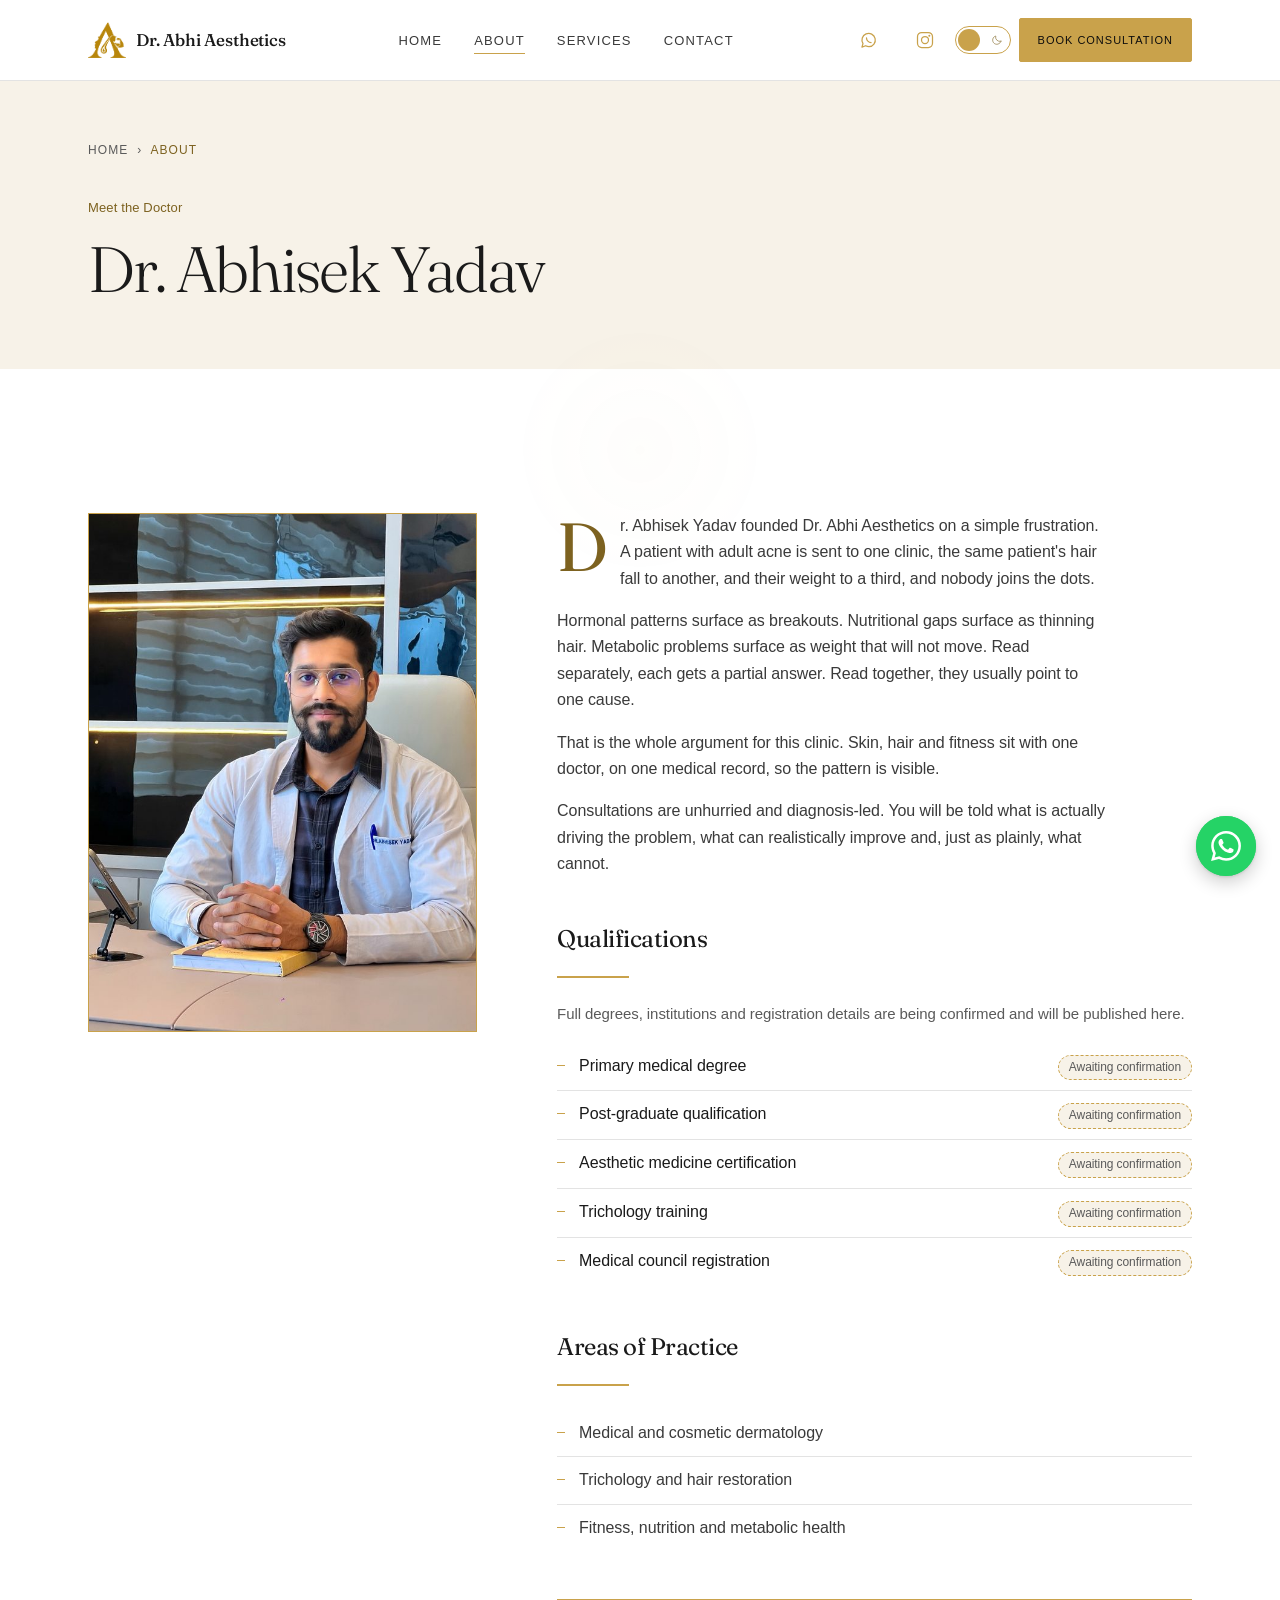
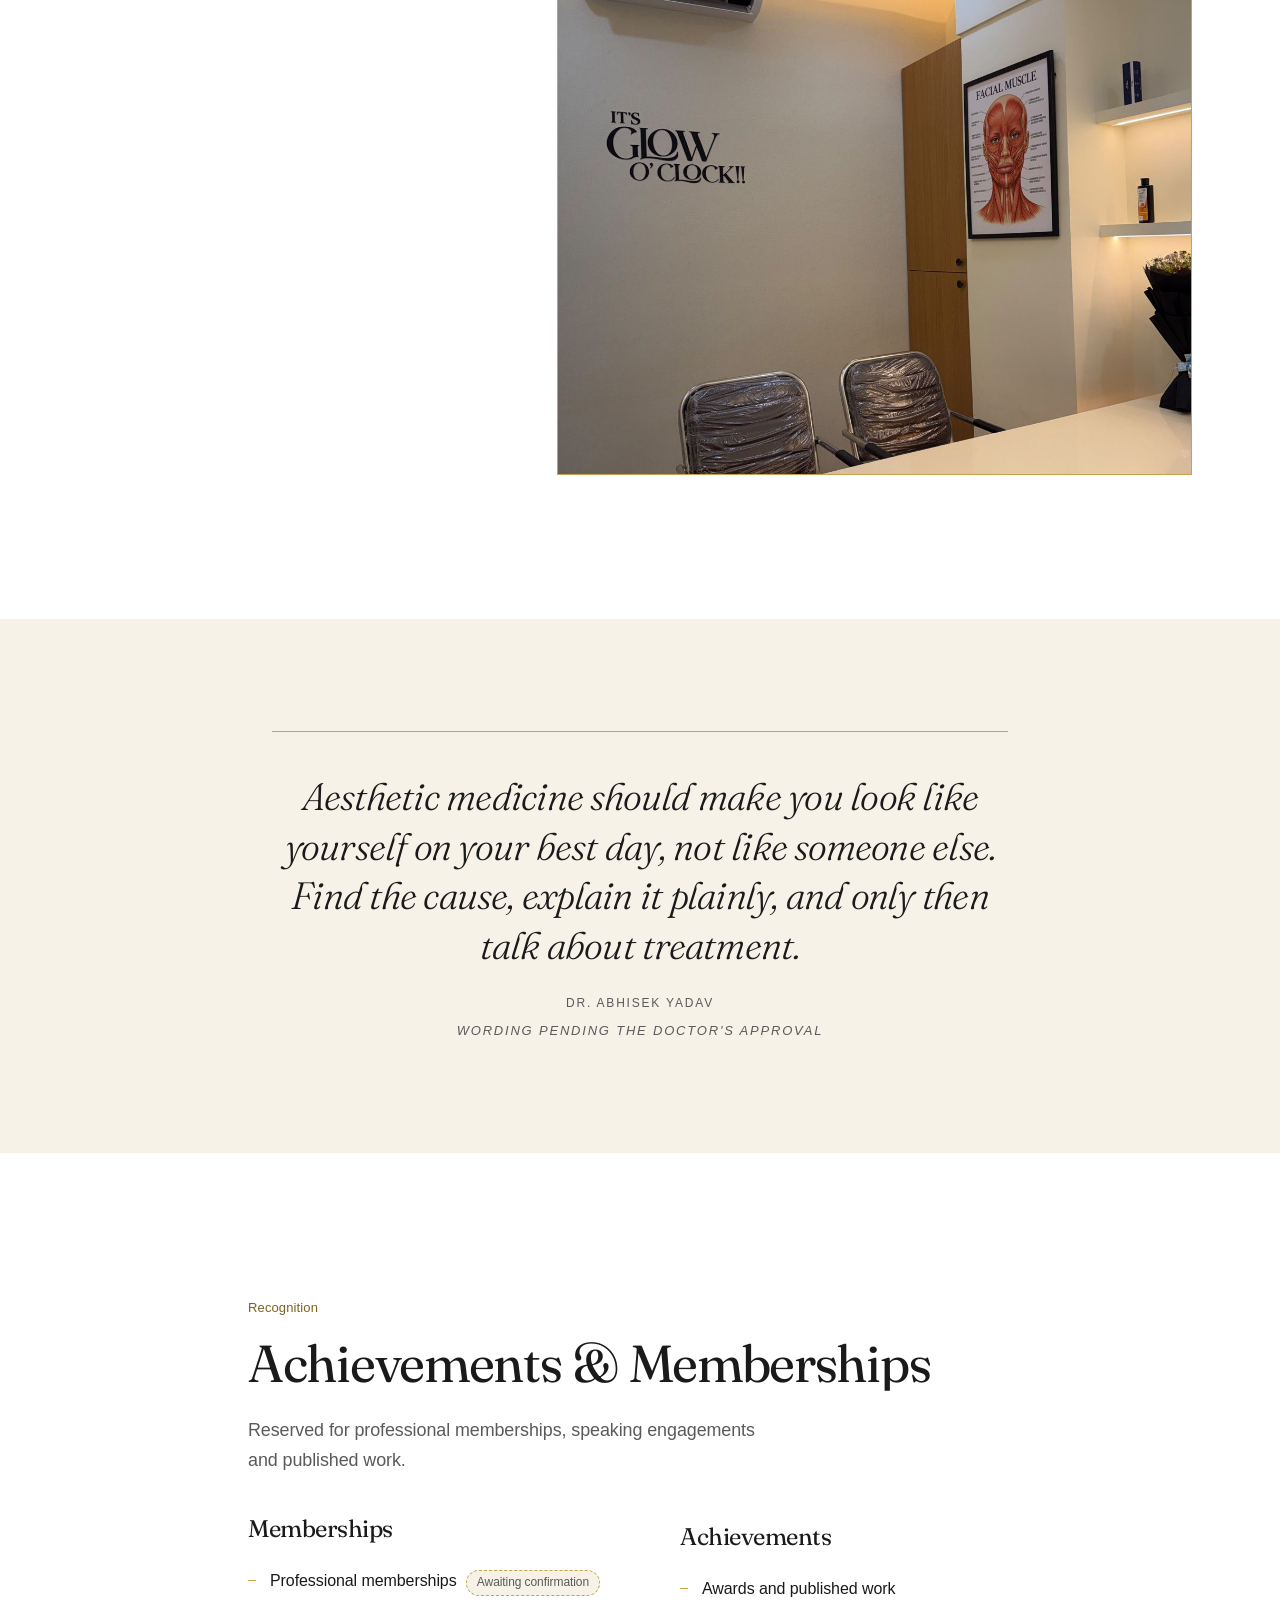
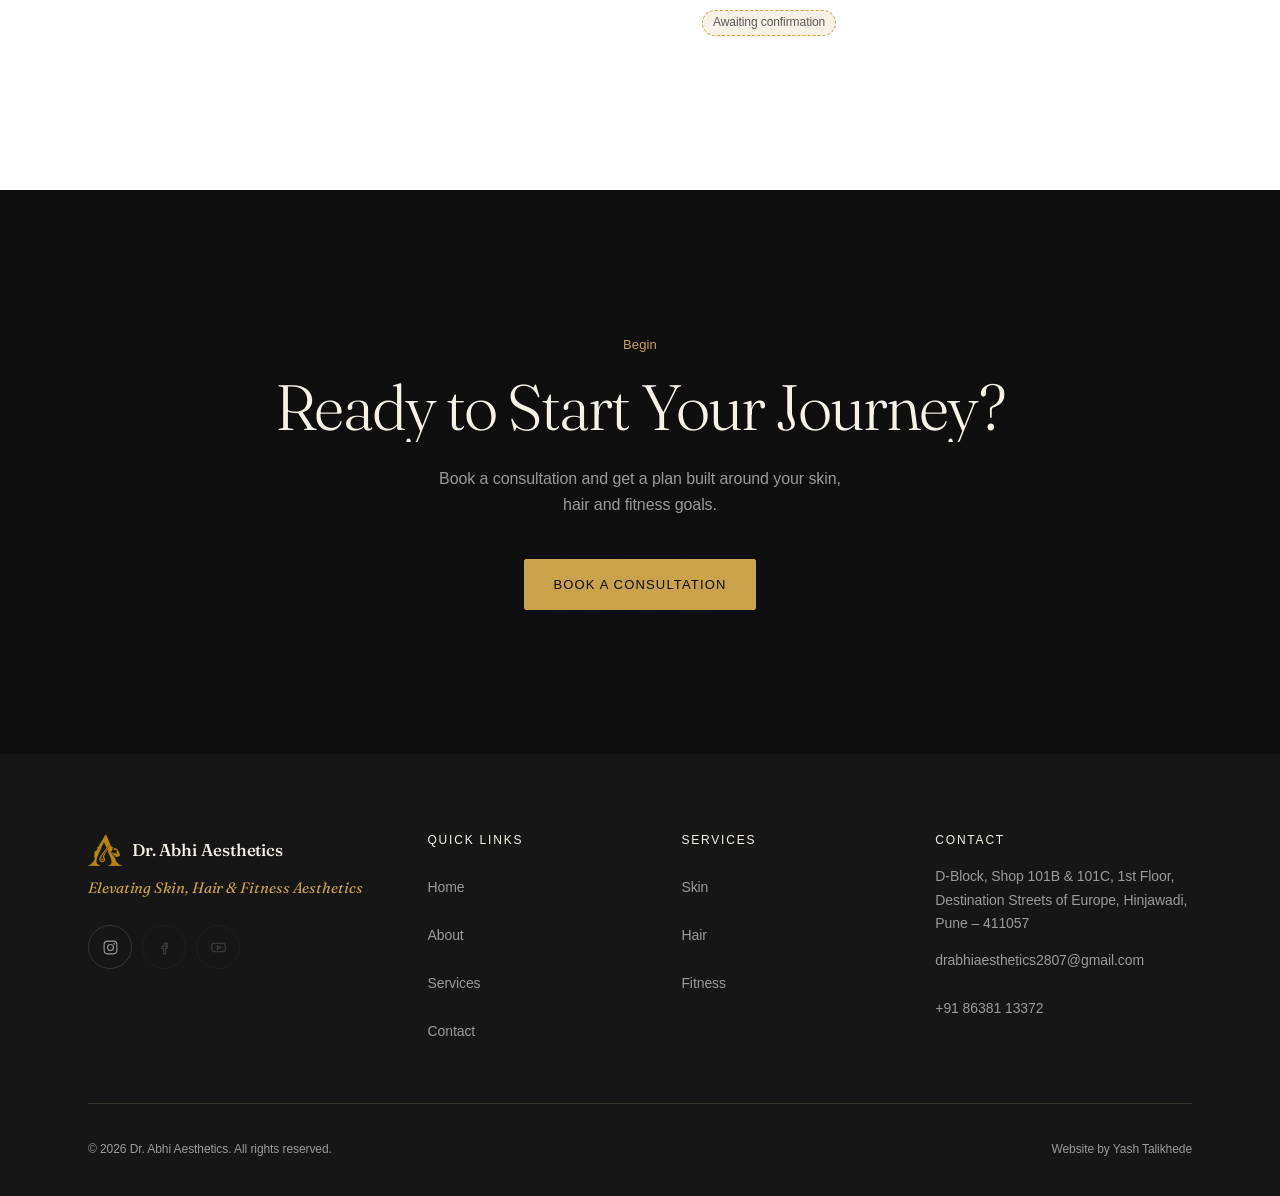
<file: website/about.html>
<!DOCTYPE html>
<html lang="en">
<head>
<!-- Google tag (gtag.js) -->
<script async src="https://www.googletagmanager.com/gtag/js?id=AW-18470239568"></script>
<script>
  window.dataLayer = window.dataLayer || [];
  function gtag(){dataLayer.push(arguments);}
  gtag('js', new Date());
  gtag('config', 'AW-18470239568');
</script>
<meta charset="UTF-8">
<meta name="viewport" content="width=device-width, initial-scale=1, viewport-fit=cover">
<title>About Dr. Abhisek Yadav | Dr. Abhi Aesthetics, Hinjawadi Pune</title>
<meta name="description" content="Meet Dr. Abhisek Yadav — aesthetic physician and fitness consultant practising across dermatology, trichology and fitness medicine in Hinjawadi, Pune.">
<meta name="theme-color" content="#F7F2E8">
<link rel="canonical" href="https://www.drabhiaesthetics.com/about.html">
<meta property="og:type" content="website">
<meta property="og:site_name" content="Dr. Abhi Aesthetics">
<meta property="og:url" content="https://www.drabhiaesthetics.com/about.html">
<meta property="og:title" content="About Dr. Abhisek Yadav — Dr. Abhi Aesthetics">
<meta property="og:description" content="Meet Dr. Abhisek Yadav — aesthetic physician and fitness consultant practising across dermatology, trichology and fitness medicine in Hinjawadi, Pune.">
<meta property="og:image" content="https://www.drabhiaesthetics.com/assets/dr-abhisek-yadav.jpg">
<meta property="og:image:alt" content="Dr. Abhisek Yadav at his desk in the Dr. Abhi Aesthetics clinic.">
<link rel="icon" type="image/png" sizes="32x32" href="assets/favicon-32.png">
<link rel="apple-touch-icon" href="assets/apple-touch-icon.png">
<link rel="icon" type="image/png" sizes="32x32" href="/favicon-32x32.png">
<link rel="icon" type="image/png" sizes="16x16" href="/favicon-16x16.png">
<link rel="apple-touch-icon" sizes="180x180" href="/apple-touch-icon.png">
<link rel="icon" type="image/png" sizes="48x48" href="/favicon-48x48.png">
<script>document.documentElement.classList.add('js')</script>
<script>try{if(localStorage.getItem('theme')==='dark')document.documentElement.dataset.theme='dark'}catch(e){}</script>
<link rel="preconnect" href="https://fonts.googleapis.com">
<link rel="preconnect" href="https://fonts.gstatic.com" crossorigin>
<link rel="preconnect" href="https://api.fontshare.com">
<link rel="preconnect" href="https://cdn.fontshare.com" crossorigin>
<link rel="stylesheet" href="https://fonts.googleapis.com/css2?family=Fraunces:ital,opsz,wght@0,9..144,300..600;1,9..144,300..600&display=swap">
<link rel="stylesheet" href="https://api.fontshare.com/v2/css?f%5B%5D=general-sans@400,500,600&display=swap">
<link rel="stylesheet" href="style.css">
<!-- Meta Pixel Code -->
<script>
!function(f,b,e,v,n,t,s)
{if(f.fbq)return;n=f.fbq=function(){n.callMethod?
n.callMethod.apply(n,arguments):n.queue.push(arguments)};
if(!f._fbq)f._fbq=n;n.push=n;n.loaded=!0;n.version='2.0';
n.queue=[];t=b.createElement(e);t.async=!0;
t.src=v;s=b.getElementsByTagName(e)[0];
s.parentNode.insertBefore(t,s)}(window, document,'script',
'https://connect.facebook.net/en_US/fbevents.js');
fbq('init', '4767138243606319');
fbq('track', 'PageView');
</script>
<noscript><img height="1" width="1" style="display:none"
src="https://www.facebook.com/tr?id=4767138243606319&ev=PageView&noscript=1"
/></noscript>
<!-- End Meta Pixel Code -->
</head>
<body>

<div class="progress" id="scrollProgress" aria-hidden="true"></div>

<div class="preloader" aria-hidden="true">
  <img class="preloader__mark" src="assets/logo.png" alt="" width="379" height="360">
</div>

<header class="site-header" id="siteHeader">
  <div class="wrap">
    <nav class="nav" aria-label="Main">
      <a class="nav__brand" href="index.html">
        <img class="nav__logo" src="assets/logo.png" alt="Dr. Abhi Aesthetics" width="379" height="360">
        <span class="nav__wordmark">Dr. Abhi Aesthetics</span>
      </a>

      <ul class="nav__menu">
        <li><a class="nav__link" href="index.html" data-nav="index">Home</a></li>
        <li><a class="nav__link" href="about.html" data-nav="about">About</a></li>
        <li><a class="nav__link" href="services.html" data-nav="services">Services</a></li>
        <li><a class="nav__link" href="contact.html" data-nav="contact">Contact</a></li>
      </ul>

      <div class="nav__actions">
        <span class="nav__social">
          <a href="https://wa.me/918638113372?text=Hi%20Dr.%20Abhi%20Aesthetics%2C%20I%20would%20like%20to%20book%20a%20consultation" target="_blank" rel="noopener noreferrer" title="Chat on WhatsApp" aria-label="Chat on WhatsApp"><svg viewBox="0 0 24 24" aria-hidden="true"><path d="M3.5 20.5l1.3-4.2A8 8 0 1112 20a8 8 0 01-4-1.1z"/><path d="M9 9.5c0 3 2.5 5.5 5.5 5.5"/></svg></a>
          <a href="https://www.instagram.com/drabhiaesthetics/" target="_blank" rel="noopener noreferrer" title="Follow on Instagram" aria-label="Follow Dr. Abhi Aesthetics on Instagram"><svg viewBox="0 0 24 24" aria-hidden="true"><rect x="3" y="3" width="18" height="18" rx="5"/><circle cx="12" cy="12" r="4.2"/><circle cx="17.2" cy="6.8" r="1.2" fill="currentColor" stroke="none"/></svg></a>
        </span>
        <button class="theme-pill" type="button" role="switch" aria-checked="false" aria-label="Switch to dark mode">
          <span class="theme-pill__icon theme-pill__icon--sun" aria-hidden="true"><svg viewBox="0 0 24 24"><circle cx="12" cy="12" r="4.5"/><path d="M12 2.5v2.4M12 19.1v2.4M4.4 4.4l1.7 1.7M17.9 17.9l1.7 1.7M2.5 12h2.4M19.1 12h2.4M4.4 19.6l1.7-1.7M17.9 6.1l1.7-1.7"/></svg></span>
          <span class="theme-pill__icon theme-pill__icon--moon" aria-hidden="true"><svg viewBox="0 0 24 24"><path d="M20 14.5A8.5 8.5 0 019.5 4a8.5 8.5 0 1010.5 10.5z"/></svg></span>
          <span class="theme-pill__dot"></span>
        </button>
        <a class="btn btn--primary nav__cta" href="contact.html#booking">Book Consultation</a>
        <button class="nav__toggle" id="navToggle" type="button" aria-label="Open menu" aria-expanded="false" aria-controls="navDrawer">
          <span></span><span></span><span></span>
        </button>
      </div>
    </nav>
  </div>

  <div class="nav__drawer" id="navDrawer">
    <div class="nav__drawer-inner">
      <div class="wrap">
        <a class="nav__link" href="index.html" data-nav="index">Home</a>
        <a class="nav__link" href="about.html" data-nav="about">About</a>
        <a class="nav__link" href="services.html" data-nav="services">Services</a>
        <a class="nav__link" href="contact.html" data-nav="contact">Contact</a>
      </div>
    </div>
  </div>
</header>

<main>

  <section class="page-head">
    <div class="wrap">
      <nav class="crumbs" aria-label="Breadcrumb">
        <a href="index.html">Home</a> &nbsp;&rsaquo;&nbsp; <span>About</span>
      </nav>
      <p class="eyebrow">Meet the Doctor</p>
      <h1 class="page-head__title reveal-text">Dr. Abhisek Yadav</h1>
    </div>
  </section>

  <section class="section section--lg section--white">
    <div class="wrap">
      <div class="split split--editorial reveal">
        <figure class="frame frame--tall frame--photo">
          <img src="assets/dr-abhisek-yadav.jpg"
               srcset="assets/dr-abhisek-yadav-640.jpg 640w, assets/dr-abhisek-yadav.jpg 1024w"
               sizes="(min-width: 64rem) 390px, 100vw"
               width="1024" height="1536" decoding="async"
               alt="Dr. Abhisek Yadav — Aesthetic Physician &amp; Fitness Consultant, Dr. Abhi Aesthetics">
        </figure>

        <div>
          <div class="bio prose">
            <p class="lede">Dr. Abhisek Yadav founded Dr. Abhi Aesthetics on a simple frustration. A patient with adult acne is sent to one clinic, the same patient's hair fall to another, and their weight to a third, and nobody joins the dots.</p>
            <p>Hormonal patterns surface as breakouts. Nutritional gaps surface as thinning hair. Metabolic problems surface as weight that will not move. Read separately, each gets a partial answer. Read together, they usually point to one cause.</p>
            <p>That is the whole argument for this clinic. Skin, hair and fitness sit with one doctor, on one medical record, so the pattern is visible.</p>
            <p>Consultations are unhurried and diagnosis-led. You will be told what is actually driving the problem, what can realistically improve and, just as plainly, what cannot.</p>
          </div>

          <div class="bio">
            <h2 class="bio__title">Qualifications</h2>
            <svg class="divider" viewBox="0 0 72 1" preserveAspectRatio="none" aria-hidden="true"><line x1="0" y1="0.5" x2="72" y2="0.5"/></svg>
            <!-- PENDING CLIENT INPUT: replace each bracketed field with the
                 doctor's verified degrees, institutions and registration number. -->
            <p class="reserved-intro">Full degrees, institutions and registration details are being confirmed and will be published here.</p>
            <ul class="spec-list spec-list--reserved">
              <li>Primary medical degree<span class="reserved">Awaiting confirmation</span></li>
              <li>Post-graduate qualification<span class="reserved">Awaiting confirmation</span></li>
              <li>Aesthetic medicine certification<span class="reserved">Awaiting confirmation</span></li>
              <li>Trichology training<span class="reserved">Awaiting confirmation</span></li>
              <li>Medical council registration<span class="reserved">Awaiting confirmation</span></li>
            </ul>
          </div>

          <div class="bio">
            <h2 class="bio__title">Areas of Practice</h2>
            <svg class="divider" viewBox="0 0 72 1" preserveAspectRatio="none" aria-hidden="true"><line x1="0" y1="0.5" x2="72" y2="0.5"/></svg>
            <ul class="spec-list">
              <li>Medical and cosmetic dermatology</li>
              <li>Trichology and hair restoration</li>
              <li>Fitness, nutrition and metabolic health</li>
            </ul>
          </div>

          <figure class="frame frame--photo about__room">
            <img src="assets/consultation-room.jpeg" width="1200" height="1600" loading="lazy" decoding="async"
                 alt="The consulting room at Dr. Abhi Aesthetics, with a desk, patient chairs and a facial anatomy chart.">
          </figure>
        </div>
      </div>
    </div>
  </section>

  <section class="section section--md section--beige">
    <div class="wrap">
      <blockquote class="pullquote reveal">
        <p>Aesthetic medicine should make you look like yourself on your best day, not like someone else. Find the cause, explain it plainly, and only then talk about treatment.</p>
        <footer>Dr. Abhisek Yadav<span class="reserved">Wording pending the doctor's approval</span></footer>
      </blockquote>
    </div>
  </section>

  <section class="section section--lg section--white">
    <div class="wrap wrap--narrow">
      <div class="reveal">
        <p class="eyebrow">Recognition</p>
        <h2 class="h-section reveal-text">Achievements &amp; Memberships</h2>
        <p class="lead">Reserved for professional memberships, speaking engagements and published work.</p>
      </div>

      <!-- PENDING CLIENT INPUT: replace with verified memberships, or delete
           this section entirely if there is nothing to list at launch. -->
      <div class="split reveal">
        <div class="bio">
          <h3 class="bio__title">Memberships</h3>
          <ul class="spec-list spec-list--reserved">
            <li>Professional memberships<span class="reserved">Awaiting confirmation</span></li>
          </ul>
        </div>
        <div class="bio">
          <h3 class="bio__title">Achievements</h3>
          <ul class="spec-list spec-list--reserved">
            <li>Awards and published work<span class="reserved">Awaiting confirmation</span></li>
          </ul>
        </div>
      </div>
    </div>
  </section>

  <section class="cta section--lg">
    <span class="grain" aria-hidden="true"></span>
    <div class="wrap">
      <p class="eyebrow">Begin</p>
      <h2 class="cta__title reveal-text">Ready to Start Your Journey?</h2>
      <p class="cta__text">Book a consultation and get a plan built around your skin, hair and fitness goals.</p>
      <a class="btn btn--primary" data-magnetic href="contact.html#booking">Book a Consultation</a>
    </div>
  </section>

</main>

<footer class="site-footer">
  <div class="wrap">
    <div class="footer__grid">
      <div>
        <div class="footer__brand-row">
          <img class="footer__logo" src="assets/logo.png" alt="" width="379" height="360">
          <span class="footer__wordmark">Dr. Abhi Aesthetics</span>
        </div>
        <p class="footer__tagline">Elevating Skin, Hair &amp; Fitness Aesthetics</p>
        <div class="socials">
          <a href="https://www.instagram.com/drabhiaesthetics/" target="_blank" rel="noopener noreferrer" aria-label="Instagram">
            <svg viewBox="0 0 24 24" aria-hidden="true"><rect x="3" y="3" width="18" height="18" rx="5"/><circle cx="12" cy="12" r="4.2"/><circle cx="17.2" cy="6.8" r="1.2" fill="currentColor" stroke="none"/></svg>
          </a>
          <span class="is-placeholder" title="Facebook — account pending" aria-hidden="true">
            <svg viewBox="0 0 24 24"><path d="M14 8.5h2.5V5.8H14c-1.9 0-3.2 1.3-3.2 3.2v1.8H8.5v2.7h2.3V21h2.8v-7.5h2.3l.4-2.7h-2.7V9.3c0-.5.2-.8.4-.8z"/></svg>
          </span>
          <span class="is-placeholder" title="YouTube — account pending" aria-hidden="true">
            <svg viewBox="0 0 24 24"><rect x="2.5" y="6" width="19" height="12" rx="3.5"/><path d="M10.5 9.5l4.5 2.5-4.5 2.5z"/></svg>
          </span>
        </div>
      </div>

      <div>
        <h2 class="footer__heading">Quick Links</h2>
        <ul class="footer__list">
          <li><a href="index.html">Home</a></li>
          <li><a href="about.html">About</a></li>
          <li><a href="services.html">Services</a></li>
          <li><a href="contact.html">Contact</a></li>
        </ul>
      </div>

      <div>
        <h2 class="footer__heading">Services</h2>
        <ul class="footer__list">
          <li><a href="services.html#skin">Skin</a></li>
          <li><a href="services.html#hair">Hair</a></li>
          <li><a href="services.html#fitness">Fitness</a></li>
        </ul>
      </div>

      <div>
        <h2 class="footer__heading">Contact</h2>
        <ul class="footer__list">
          <li>D-Block, Shop 101B &amp; 101C, 1st Floor,<br>Destination Streets of Europe, Hinjawadi,<br>Pune &ndash; 411057</li>
          <li><a href="mailto:drabhiaesthetics2807@gmail.com">drabhiaesthetics2807@gmail.com</a></li>
          <li><a href="tel:+918638113372">+91 86381 13372</a></li>
        </ul>
      </div>
    </div>

    <div class="footer__bottom">
      <p>&copy; 2026 Dr. Abhi Aesthetics. All rights reserved.</p>
      <p class="footer__credit">Website by <a href="https://github.com/yashtalikhede" target="_blank" rel="noopener noreferrer">Yash Talikhede</a></p>
    </div>
  </div>
</footer>


<button class="to-top" id="toTop" type="button" aria-label="Back to top">
  <svg viewBox="0 0 24 24" aria-hidden="true"><path d="M6 14l6-6 6 6"/></svg>
</button>

<nav class="tabbar" aria-label="Quick navigation">
  <a class="tabbar__item" href="index.html" data-nav="index">
    <svg viewBox="0 0 24 24" aria-hidden="true"><path d="M3 10.5L12 4l9 6.5"/><path d="M5 10v9h14v-9"/></svg>
    <span>Home</span>
  </a>
  <a class="tabbar__item" href="about.html" data-nav="about">
    <svg viewBox="0 0 24 24" aria-hidden="true"><circle cx="12" cy="8.5" r="3.8"/><path d="M4.5 20a7.5 7.5 0 0115 0"/></svg>
    <span>About</span>
  </a>
  <a class="tabbar__item" href="services.html" data-nav="services">
    <svg viewBox="0 0 24 24" aria-hidden="true"><circle cx="12" cy="12" r="8"/><path d="M12 8v8M8 12h8"/></svg>
    <span>Services</span>
  </a>
  <a class="tabbar__item" href="contact.html#booking">
    <svg viewBox="0 0 24 24" aria-hidden="true"><rect x="3.5" y="5" width="17" height="16" rx="2"/><path d="M8 3v4M16 3v4M3.5 10h17"/></svg>
    <span>Book</span>
  </a>
</nav>

<script src="script.js"></script>

<!-- WhatsApp chat widget — self-contained: markup, styles and behaviour live
     here only. The Contact pixel event comes from script.js's delegated
     wa.me click listener, so this block deliberately makes no tracking call. -->
<div class="wa-widget" id="waWidget">
  <div class="wa-widget-bubble" id="waWidgetBubble">
    <span class="wa-widget-bubble-body">
      <span class="wa-widget-dots" aria-hidden="true"><span></span><span></span><span></span></span>
      <span class="wa-widget-msg" id="waWidgetMsg">Hi! Book a Skin Consultation 💬</span>
    </span>
    <button class="wa-widget-close" id="waWidgetClose" type="button" aria-label="Dismiss WhatsApp message">
      <svg viewBox="0 0 12 12" aria-hidden="true"><path d="M2.5 2.5l7 7M9.5 2.5l-7 7"/></svg>
    </button>
  </div>
  <a class="wa-widget-btn" id="waWidgetBtn" href="https://wa.me/918638113372?text=Hi%20Dr.%20Abhi%20Aesthetics%2C%20I%20would%20like%20to%20book%20a%20consultation" target="_blank" rel="noopener noreferrer" aria-label="Chat with Dr. Abhi Aesthetics on WhatsApp">
    <svg viewBox="0 0 24 24" aria-hidden="true"><path d="M17.472 14.382c-.297-.149-1.758-.867-2.03-.967-.273-.099-.471-.148-.67.15-.197.297-.767.966-.94 1.164-.173.199-.347.223-.644.075-.297-.15-1.255-.463-2.39-1.475-.883-.788-1.48-1.761-1.653-2.059-.173-.297-.018-.458.13-.606.134-.133.298-.347.446-.52.149-.174.198-.298.298-.497.099-.198.05-.371-.025-.52-.075-.149-.669-1.612-.916-2.207-.242-.579-.487-.5-.669-.51-.173-.008-.371-.01-.57-.01-.198 0-.52.074-.792.372-.272.297-1.04 1.016-1.04 2.479 0 1.462 1.065 2.875 1.213 3.074.149.198 2.096 3.2 5.077 4.487.709.306 1.262.489 1.694.625.712.227 1.36.195 1.871.118.571-.085 1.758-.719 2.006-1.413.248-.694.248-1.289.173-1.413-.074-.124-.272-.198-.57-.347m-5.421 7.403h-.004a9.87 9.87 0 01-5.031-1.378l-.361-.214-3.741.982.998-3.648-.235-.374a9.86 9.86 0 01-1.51-5.26c.001-5.45 4.436-9.884 9.888-9.884 2.64 0 5.122 1.03 6.988 2.898a9.825 9.825 0 012.893 6.994c-.003 5.45-4.437 9.884-9.885 9.884m8.413-18.297A11.815 11.815 0 0012.05 0C5.495 0 .16 5.335.157 11.892c0 2.096.547 4.142 1.588 5.945L.057 24l6.305-1.654a11.882 11.882 0 005.683 1.448h.005c6.554 0 11.89-5.335 11.893-11.893a11.821 11.821 0 00-3.48-8.413z"/></svg>
  </a>
</div>
<style>
.wa-widget {
  position: fixed;
  right: 24px;
  bottom: 24px;
  z-index: 9999;
  width: 60px;
  height: 60px;
  transition: transform 0.35s cubic-bezier(0.2, 0.8, 0.2, 1);
}
/* Back-to-top occupies this corner once it appears; stack above it */
body:has(.to-top.is-visible) .wa-widget { transform: translateY(-52px); }

.wa-widget-btn {
  position: relative;
  display: flex;
  align-items: center;
  justify-content: center;
  width: 60px;
  height: 60px;
  border-radius: 50%;
  background-color: #25D366;
  color: #fff;
  box-shadow: 0 6px 18px rgba(0, 0, 0, 0.2), 0 1px 3px rgba(0, 0, 0, 0.12);
  text-decoration: none;
  animation: wa-widget-arrive 0.5s cubic-bezier(0.2, 0.8, 0.2, 1) 3s both;
  transition: transform 0.25s ease, box-shadow 0.25s ease;
}
/* JS failsafe: if the arrival animation stalls, never leave the button hidden */
.wa-widget--shown .wa-widget-btn { animation: none; }

.wa-widget-btn:hover { transform: scale(1.06); box-shadow: 0 8px 24px rgba(0, 0, 0, 0.24), 0 1px 3px rgba(0, 0, 0, 0.12); }

/* Live-indicator ring: a pseudo-element, so it never widens the click area */
.wa-widget-btn::before {
  content: '';
  position: absolute;
  inset: 0;
  z-index: -1;
  border-radius: 50%;
  background-color: #25D366;
  pointer-events: none;
  animation: wa-widget-pulse 2s cubic-bezier(0, 0, 0.2, 1) infinite;
}

.wa-widget-btn svg { width: 30px; height: 30px; fill: currentColor; }

@keyframes wa-widget-arrive {
  from { opacity: 0; visibility: hidden; transform: translateY(16px) scale(0.8); }
  to   { opacity: 1; visibility: visible; transform: none; }
}

@keyframes wa-widget-pulse {
  from { opacity: 0.4; transform: scale(1); }
  to   { opacity: 0; transform: scale(1.5); }
}

/* Message bubble: bottom-right corner sits off the button's top-left */
.wa-widget-bubble {
  position: absolute;
  right: 40px;
  bottom: 70px;
  width: max-content;
  max-width: 220px;
  padding: 12px 34px 12px 14px;
  border-radius: 14px 14px 4px 14px;
  background-color: #fff;
  color: #262626;
  font-family: inherit;
  font-size: 14px;
  line-height: 1.4;
  text-align: left;
  box-shadow: 0 8px 24px rgba(0, 0, 0, 0.14), 0 1px 3px rgba(0, 0, 0, 0.1);
  opacity: 0;
  visibility: hidden;
  transform: translate(12px, 12px) scale(0.85);
  transform-origin: bottom right;
  transition: opacity 0.3s ease, transform 0.35s cubic-bezier(0.2, 0.8, 0.2, 1), visibility 0s linear 0.35s;
}

.wa-widget--bubble-in .wa-widget-bubble {
  opacity: 1;
  visibility: visible;
  transform: none;
  transition-delay: 0s;
}

/* Caret pointing down-right at the button */
.wa-widget-bubble::after {
  content: '';
  position: absolute;
  top: 100%;
  right: 0;
  width: 12px;
  height: 10px;
  background-color: #fff;
  clip-path: polygon(0 0, 100% 0, 100% 100%);
}

/* Dots and message share one cell, so the bubble never resizes mid-cycle */
.wa-widget-bubble-body { display: grid; }
.wa-widget-bubble-body > * { grid-area: 1 / 1; }

.wa-widget-msg { transition: opacity 0.35s ease; }

.wa-widget-dots {
  display: flex;
  align-items: center;
  gap: 4px;
  opacity: 0;
  transition: opacity 0.2s ease;
}

.wa-widget-dots span {
  width: 7px;
  height: 7px;
  border-radius: 50%;
  background-color: #9b9b9b;
  animation: wa-widget-dot 1.2s ease-in-out infinite;
}
.wa-widget-dots span:nth-child(2) { animation-delay: 0.15s; }
.wa-widget-dots span:nth-child(3) { animation-delay: 0.3s; }

@keyframes wa-widget-dot {
  0%, 60%, 100% { opacity: 0.35; transform: translateY(0); }
  30%           { opacity: 1;    transform: translateY(-3px); }
}

.wa-widget--typing .wa-widget-dots { opacity: 1; }
.wa-widget--typing .wa-widget-msg { opacity: 0; }

.wa-widget-close {
  position: absolute;
  top: 5px;
  right: 5px;
  display: flex;
  align-items: center;
  justify-content: center;
  width: 24px;
  height: 24px;
  padding: 0;
  border: 0;
  border-radius: 50%;
  background: transparent;
  color: #6b6b6b;
  cursor: pointer;
}
.wa-widget-close:hover { background-color: #f0f0f0; color: #262626; }
.wa-widget-close svg { width: 10px; height: 10px; fill: none; stroke: currentColor; stroke-width: 1.6; stroke-linecap: round; }

/* Below 768px the 60px tab bar owns the bottom edge; sit 16px above it */
@media (max-width: 47.99rem) {
  .wa-widget { right: 16px; bottom: calc(76px + env(safe-area-inset-bottom)); }
  body:has(.to-top.is-visible) .wa-widget { transform: translateY(-44px); }
  .wa-widget-bubble { max-width: 200px; }
}

@media (prefers-reduced-motion: reduce) {
  .wa-widget { transition: none; }
  .wa-widget-btn { animation: none; transition: none; }
  .wa-widget-btn:hover { transform: none; }
  .wa-widget-btn::before { display: none; }
  .wa-widget-bubble { display: none; }
}
</style>
<script>
(() => {
  const root = document.getElementById('waWidget');
  if (!root) return;

  const bubble = document.getElementById('waWidgetBubble');
  const msg = document.getElementById('waWidgetMsg');
  const closeBtn = document.getElementById('waWidgetClose');
  const btn = document.getElementById('waWidgetBtn');
  const KEY = 'wa-widget-dismissed';

  // The CSS animation reveals the button at 3s; this guarantees it
  setTimeout(() => root.classList.add('wa-widget--shown'), 3600);

  let dismissed = false;
  try { dismissed = sessionStorage.getItem(KEY) === '1'; } catch { /* storage blocked */ }

  if (dismissed || window.matchMedia('(prefers-reduced-motion: reduce)').matches) {
    bubble.remove();
    return;
  }

  const MESSAGES = [
    'Hi! Book a Skin Consultation 💬',
    'Expert Hair Treatment Available 💇',
    'Start Your Fitness Journey Today 💪',
    'Dr. Abhi is available now ✨',
  ];
  const FIRST = 5000;
  const TYPING = 1500;
  const SHOW = 4000;
  const PAUSE = 2500;

  let index = 0;
  let timer = 0;
  let held = false;
  let onRelease = null;

  const later = (fn, ms) => { timer = setTimeout(fn, ms); };

  const slideOut = () => {
    root.classList.remove('wa-widget--bubble-in');
    later(cycle, PAUSE);
  };

  function cycle() {
    // Text changes only while the bubble is out of view
    msg.textContent = MESSAGES[index];
    index = (index + 1) % MESSAGES.length;
    root.classList.add('wa-widget--typing', 'wa-widget--bubble-in');
    later(() => {
      root.classList.remove('wa-widget--typing');
      later(() => {
        // Never pull the bubble away from someone reading it or reaching for ✕
        if (held) onRelease = slideOut;
        else slideOut();
      }, SHOW);
    }, TYPING);
  }

  const hold = () => { held = true; };
  const release = () => {
    held = false;
    if (onRelease) { const fn = onRelease; onRelease = null; fn(); }
  };
  bubble.addEventListener('pointerenter', hold);
  bubble.addEventListener('pointerleave', release);
  bubble.addEventListener('focusin', hold);
  bubble.addEventListener('focusout', release);

  closeBtn.addEventListener('click', () => {
    clearTimeout(timer);
    onRelease = null;
    try { sessionStorage.setItem(KEY, '1'); } catch { /* storage blocked */ }
    const hadFocus = bubble.contains(document.activeElement);
    root.classList.remove('wa-widget--bubble-in', 'wa-widget--typing');
    if (hadFocus) btn.focus();
    setTimeout(() => bubble.remove(), 400);
  });

  later(cycle, FIRST);
})();
</script>
</body>
</html>
</file>
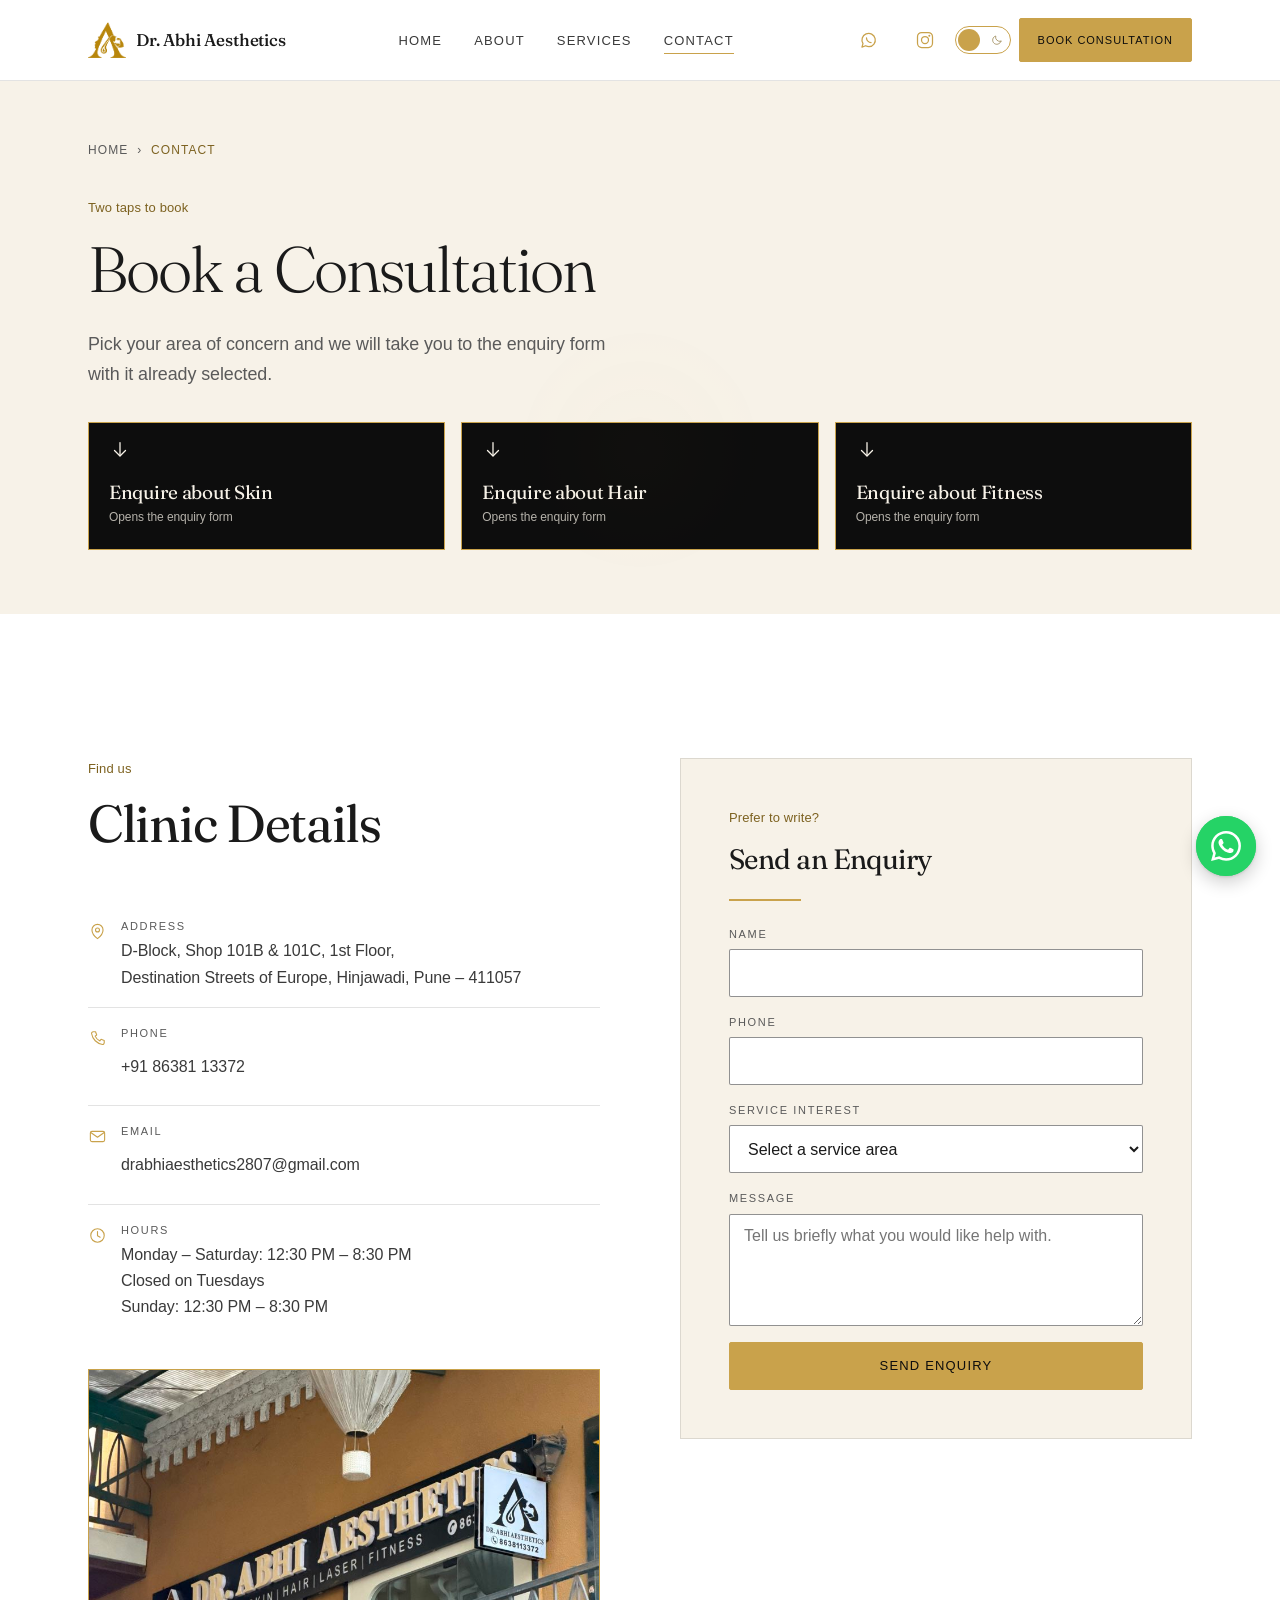
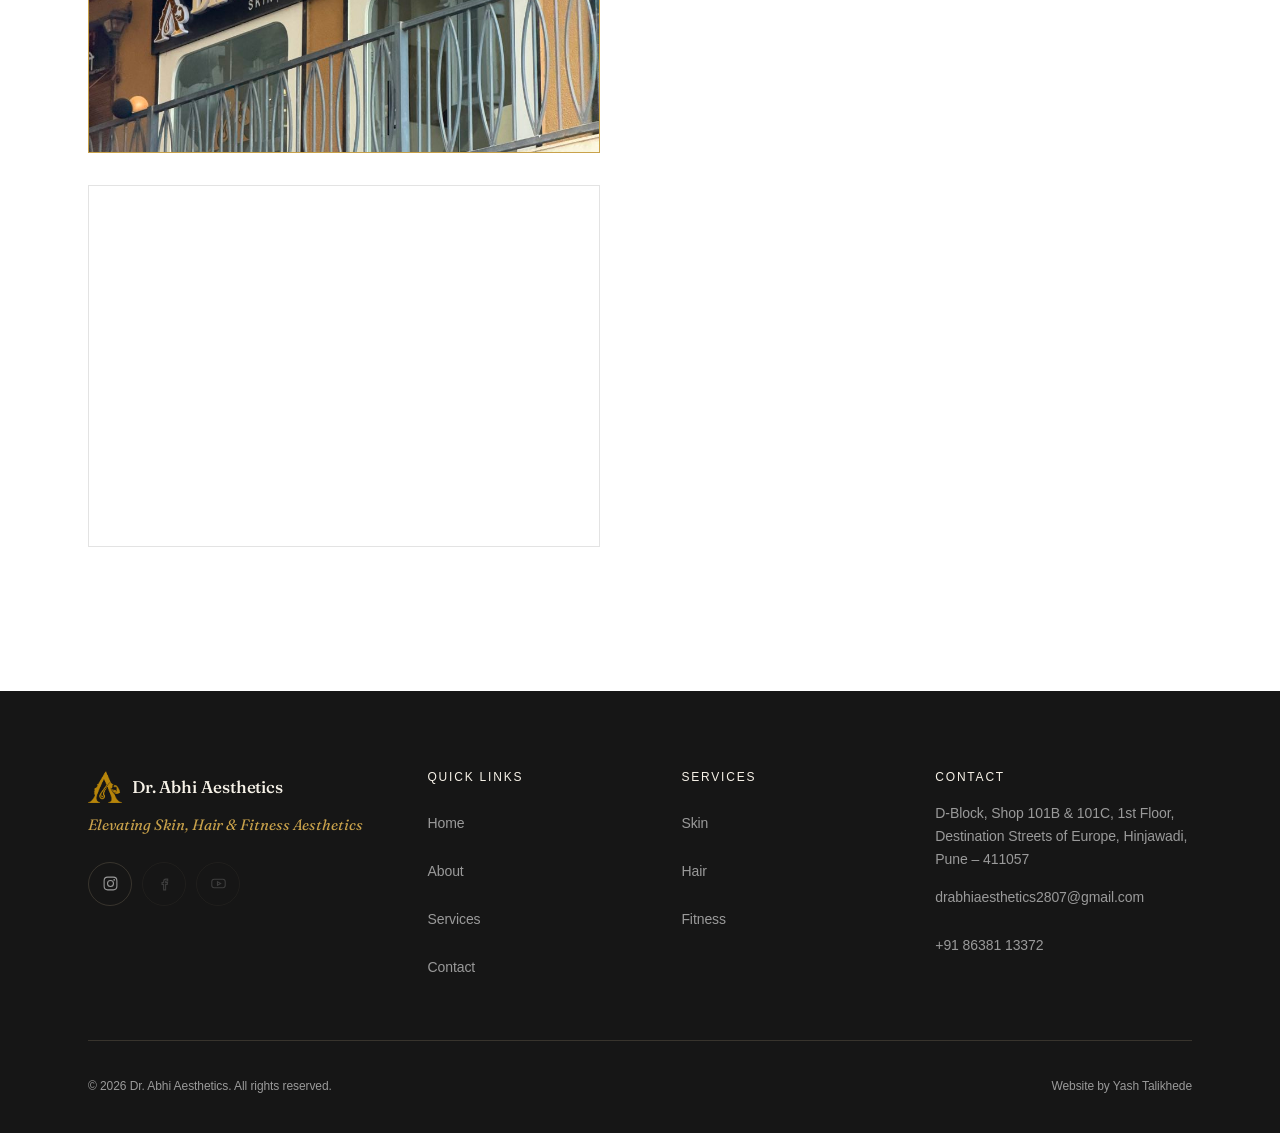
<file: website/contact.html>
<!DOCTYPE html>
<html lang="en">
<head>
<!-- Google tag (gtag.js) -->
<script async src="https://www.googletagmanager.com/gtag/js?id=AW-18470239568"></script>
<script>
  window.dataLayer = window.dataLayer || [];
  function gtag(){dataLayer.push(arguments);}
  gtag('js', new Date());
  gtag('config', 'AW-18470239568');
</script>
<meta charset="UTF-8">
<meta name="viewport" content="width=device-width, initial-scale=1, viewport-fit=cover">
<title>Contact &amp; Book a Consultation | Dr. Abhi Aesthetics, Hinjawadi Pune</title>
<meta name="description" content="Book a consultation at Dr. Abhi Aesthetics, Destination Streets of Europe, Hinjawadi, Pune. Open every day except Tuesday, 12:30 PM to 8:30 PM.">
<meta name="theme-color" content="#F7F2E8">
<link rel="canonical" href="https://www.drabhiaesthetics.com/contact.html">
<meta property="og:type" content="website">
<meta property="og:site_name" content="Dr. Abhi Aesthetics">
<meta property="og:url" content="https://www.drabhiaesthetics.com/contact.html">
<meta property="og:title" content="Book a Consultation — Dr. Abhi Aesthetics">
<meta property="og:description" content="Book a consultation at Dr. Abhi Aesthetics, Destination Streets of Europe, Hinjawadi, Pune. Open every day except Tuesday, 12:30 PM to 8:30 PM.">
<meta property="og:image" content="https://www.drabhiaesthetics.com/assets/clinic-exterior-day.jpeg">
<meta property="og:image:alt" content="The Dr. Abhi Aesthetics entrance on the first floor balcony at Destination Streets of Europe, Hinjawadi.">
<link rel="icon" type="image/png" sizes="32x32" href="assets/favicon-32.png">
<link rel="apple-touch-icon" href="assets/apple-touch-icon.png">
<link rel="icon" type="image/png" sizes="32x32" href="/favicon-32x32.png">
<link rel="icon" type="image/png" sizes="16x16" href="/favicon-16x16.png">
<link rel="apple-touch-icon" sizes="180x180" href="/apple-touch-icon.png">
<link rel="icon" type="image/png" sizes="48x48" href="/favicon-48x48.png">
<script>document.documentElement.classList.add('js')</script>
<script>try{if(localStorage.getItem('theme')==='dark')document.documentElement.dataset.theme='dark'}catch(e){}</script>
<link rel="preconnect" href="https://fonts.googleapis.com">
<link rel="preconnect" href="https://fonts.gstatic.com" crossorigin>
<link rel="preconnect" href="https://api.fontshare.com">
<link rel="preconnect" href="https://cdn.fontshare.com" crossorigin>
<link rel="stylesheet" href="https://fonts.googleapis.com/css2?family=Fraunces:ital,opsz,wght@0,9..144,300..600;1,9..144,300..600&display=swap">
<link rel="stylesheet" href="https://api.fontshare.com/v2/css?f%5B%5D=general-sans@400,500,600&display=swap">
<link rel="stylesheet" href="style.css">
<!-- Meta Pixel Code -->
<script>
!function(f,b,e,v,n,t,s)
{if(f.fbq)return;n=f.fbq=function(){n.callMethod?
n.callMethod.apply(n,arguments):n.queue.push(arguments)};
if(!f._fbq)f._fbq=n;n.push=n;n.loaded=!0;n.version='2.0';
n.queue=[];t=b.createElement(e);t.async=!0;
t.src=v;s=b.getElementsByTagName(e)[0];
s.parentNode.insertBefore(t,s)}(window, document,'script',
'https://connect.facebook.net/en_US/fbevents.js');
fbq('init', '4767138243606319');
fbq('track', 'PageView');
</script>
<noscript><img height="1" width="1" style="display:none"
src="https://www.facebook.com/tr?id=4767138243606319&ev=PageView&noscript=1"
/></noscript>
<!-- End Meta Pixel Code -->
</head>
<body>

<div class="progress" id="scrollProgress" aria-hidden="true"></div>

<div class="preloader" aria-hidden="true">
  <img class="preloader__mark" src="assets/logo.png" alt="" width="379" height="360">
</div>

<header class="site-header" id="siteHeader">
  <div class="wrap">
    <nav class="nav" aria-label="Main">
      <a class="nav__brand" href="index.html">
        <img class="nav__logo" src="assets/logo.png" alt="Dr. Abhi Aesthetics" width="379" height="360">
        <span class="nav__wordmark">Dr. Abhi Aesthetics</span>
      </a>

      <ul class="nav__menu">
        <li><a class="nav__link" href="index.html" data-nav="index">Home</a></li>
        <li><a class="nav__link" href="about.html" data-nav="about">About</a></li>
        <li><a class="nav__link" href="services.html" data-nav="services">Services</a></li>
        <li><a class="nav__link" href="contact.html" data-nav="contact">Contact</a></li>
      </ul>

      <div class="nav__actions">
        <span class="nav__social">
          <a href="https://wa.me/918638113372?text=Hi%20Dr.%20Abhi%20Aesthetics%2C%20I%20would%20like%20to%20book%20a%20consultation" target="_blank" rel="noopener noreferrer" title="Chat on WhatsApp" aria-label="Chat on WhatsApp"><svg viewBox="0 0 24 24" aria-hidden="true"><path d="M3.5 20.5l1.3-4.2A8 8 0 1112 20a8 8 0 01-4-1.1z"/><path d="M9 9.5c0 3 2.5 5.5 5.5 5.5"/></svg></a>
          <a href="https://www.instagram.com/drabhiaesthetics/" target="_blank" rel="noopener noreferrer" title="Follow on Instagram" aria-label="Follow Dr. Abhi Aesthetics on Instagram"><svg viewBox="0 0 24 24" aria-hidden="true"><rect x="3" y="3" width="18" height="18" rx="5"/><circle cx="12" cy="12" r="4.2"/><circle cx="17.2" cy="6.8" r="1.2" fill="currentColor" stroke="none"/></svg></a>
        </span>
        <button class="theme-pill" type="button" role="switch" aria-checked="false" aria-label="Switch to dark mode">
          <span class="theme-pill__icon theme-pill__icon--sun" aria-hidden="true"><svg viewBox="0 0 24 24"><circle cx="12" cy="12" r="4.5"/><path d="M12 2.5v2.4M12 19.1v2.4M4.4 4.4l1.7 1.7M17.9 17.9l1.7 1.7M2.5 12h2.4M19.1 12h2.4M4.4 19.6l1.7-1.7M17.9 6.1l1.7-1.7"/></svg></span>
          <span class="theme-pill__icon theme-pill__icon--moon" aria-hidden="true"><svg viewBox="0 0 24 24"><path d="M20 14.5A8.5 8.5 0 019.5 4a8.5 8.5 0 1010.5 10.5z"/></svg></span>
          <span class="theme-pill__dot"></span>
        </button>
        <a class="btn btn--primary nav__cta" href="#booking">Book Consultation</a>
        <button class="nav__toggle" id="navToggle" type="button" aria-label="Open menu" aria-expanded="false" aria-controls="navDrawer">
          <span></span><span></span><span></span>
        </button>
      </div>
    </nav>
  </div>

  <div class="nav__drawer" id="navDrawer">
    <div class="nav__drawer-inner">
      <div class="wrap">
        <a class="nav__link" href="index.html" data-nav="index">Home</a>
        <a class="nav__link" href="about.html" data-nav="about">About</a>
        <a class="nav__link" href="services.html" data-nav="services">Services</a>
        <a class="nav__link" href="contact.html" data-nav="contact">Contact</a>
      </div>
    </div>
  </div>
</header>

<main>

  <section class="page-head" id="booking">
    <div class="wrap">
      <nav class="crumbs" aria-label="Breadcrumb">
        <a href="index.html">Home</a> &nbsp;&rsaquo;&nbsp; <span>Contact</span>
      </nav>
      <p class="eyebrow">Two taps to book</p>
      <h1 class="page-head__title reveal-text">Book a Consultation</h1>
      <p class="lead">Pick your area of concern and we will take you to the enquiry form with it already selected.</p>

      <div class="quickbook">
        <a class="quickbook__btn" href="#enquiry" data-service="Skin">
          <svg viewBox="0 0 24 24" aria-hidden="true"><path d="M12 4v14"/><path d="M6 12.5l6 6 6-6"/></svg>
          <span>
            <span class="quickbook__label">Enquire about Skin</span>
            <span class="quickbook__hint">Opens the enquiry form</span>
          </span>
        </a>
        <a class="quickbook__btn" href="#enquiry" data-service="Hair">
          <svg viewBox="0 0 24 24" aria-hidden="true"><path d="M12 4v14"/><path d="M6 12.5l6 6 6-6"/></svg>
          <span>
            <span class="quickbook__label">Enquire about Hair</span>
            <span class="quickbook__hint">Opens the enquiry form</span>
          </span>
        </a>
        <a class="quickbook__btn" href="#enquiry" data-service="Fitness">
          <svg viewBox="0 0 24 24" aria-hidden="true"><path d="M12 4v14"/><path d="M6 12.5l6 6 6-6"/></svg>
          <span>
            <span class="quickbook__label">Enquire about Fitness</span>
            <span class="quickbook__hint">Opens the enquiry form</span>
          </span>
        </a>
      </div>
    </div>
  </section>

  <section class="section section--lg section--white">
    <div class="wrap">
      <div class="contact-grid reveal">

        <div>
          <p class="eyebrow">Find us</p>
          <h2 class="h-section reveal-text">Clinic Details</h2>
          <svg class="divider" viewBox="0 0 72 1" preserveAspectRatio="none" aria-hidden="true"><line x1="0" y1="0.5" x2="72" y2="0.5"/></svg>

          <dl class="contact-list">
            <div>
              <svg viewBox="0 0 24 24" aria-hidden="true"><path d="M12 21s-7-5.2-7-11a7 7 0 1114 0c0 5.8-7 11-7 11z"/><circle cx="12" cy="10" r="2.5"/></svg>
              <div>
                <dt>Address</dt>
                <dd>D-Block, Shop 101B &amp; 101C, 1st Floor,<br>Destination Streets of Europe, Hinjawadi, Pune &ndash; 411057</dd>
              </div>
            </div>

            <div>
              <svg viewBox="0 0 24 24" aria-hidden="true"><path d="M6.5 3.5h3l1.5 4-2 1.5a12 12 0 006 6l1.5-2 4 1.5v3a2 2 0 01-2.2 2A16.5 16.5 0 014.5 5.7a2 2 0 012-2.2z"/></svg>
              <div>
                <dt>Phone</dt>
                <dd><a href="tel:+918638113372">+91 86381 13372</a></dd>
              </div>
            </div>

            <div>
              <svg viewBox="0 0 24 24" aria-hidden="true"><rect x="3" y="5.5" width="18" height="13" rx="2"/><path d="M3.5 7l8.5 6 8.5-6"/></svg>
              <div>
                <dt>Email</dt>
                <dd><a href="mailto:drabhiaesthetics2807@gmail.com">drabhiaesthetics2807@gmail.com</a></dd>
              </div>
            </div>

            <div>
              <svg viewBox="0 0 24 24" aria-hidden="true"><circle cx="12" cy="12" r="8.5"/><path d="M12 7v5.2l3.3 2"/></svg>
              <div>
                <dt>Hours</dt>
                <dd>Monday &ndash; Saturday: 12:30 PM &ndash; 8:30 PM<br>Closed on Tuesdays<br>Sunday: 12:30 PM &ndash; 8:30 PM</dd>
              </div>
            </div>
          </dl>

          <figure class="frame frame--photo contact__photo">
            <img src="assets/clinic-exterior-day.jpeg" width="900" height="1200" loading="lazy" decoding="async"
                 alt="The Dr. Abhi Aesthetics entrance on the first floor balcony at Streets of Europe, Hinjawadi.">
          </figure>

          <div class="map">
            <iframe
              src="https://www.google.com/maps?q=Streets%20of%20Europe%2C%20Hinjawadi%2C%20Pune%20411057&output=embed"
              title="Map showing Dr. Abhi Aesthetics at Streets of Europe, Hinjawadi, Pune"
              loading="lazy"
              referrerpolicy="no-referrer-when-downgrade"
              allowfullscreen></iframe>
          </div>
        </div>

        <div id="enquiry">
          <div class="form-card">
            <p class="eyebrow">Prefer to write?</p>
            <h2 class="h-sub">Send an Enquiry</h2>
            <svg class="divider" viewBox="0 0 72 1" preserveAspectRatio="none" aria-hidden="true"><line x1="0" y1="0.5" x2="72" y2="0.5"/></svg>

            <form class="form" id="enquiryForm" action="https://formspree.io/f/mnpnbgzo" method="POST">
              <div class="field">
                <label class="field__label" for="name">Name</label>
                <input class="field__input" type="text" id="name" name="name" autocomplete="name" required>
              </div>

              <div class="field">
                <label class="field__label" for="phone">Phone</label>
                <input class="field__input" type="tel" id="phone" name="phone" autocomplete="tel" inputmode="tel" pattern="[\d\s+\-\(\)]{7,}" required>
              </div>

              <div class="field">
                <label class="field__label" for="service">Service Interest</label>
                <select class="field__input" id="service" name="service" required>
                  <option value="" disabled selected>Select a service area</option>
                  <option value="Skin">Skin</option>
                  <option value="Hair">Hair</option>
                  <option value="Fitness">Fitness</option>
                  <option value="Not sure yet">Not sure yet</option>
                </select>
              </div>

              <div class="field">
                <label class="field__label" for="message">Message</label>
                <textarea class="field__input" id="message" name="message" rows="4" placeholder="Tell us briefly what you would like help with."></textarea>
              </div>

              <button class="btn btn--primary btn--block" data-magnetic type="submit" id="enquirySubmit">Send Enquiry</button>
              <p class="form__status form__status--error" id="enquiryError" role="alert" hidden>Something went wrong. Please try again, or email us directly at drabhiaesthetics2807@gmail.com.</p>
            </form>

            <div class="form__done" id="enquiryDone" hidden>
              <svg viewBox="0 0 48 48" aria-hidden="true"><circle cx="24" cy="24" r="21"/><path d="M15 24.5l6.5 6.5L33 19"/></svg>
              <h3 class="h-sub">Thank you</h3>
              <p>Your enquiry has reached the clinic. We will be in touch shortly to confirm your consultation.</p>
            </div>
          </div>
        </div>

      </div>
    </div>
  </section>

</main>

<footer class="site-footer">
  <div class="wrap">
    <div class="footer__grid">
      <div>
        <div class="footer__brand-row">
          <img class="footer__logo" src="assets/logo.png" alt="" width="379" height="360">
          <span class="footer__wordmark">Dr. Abhi Aesthetics</span>
        </div>
        <p class="footer__tagline">Elevating Skin, Hair &amp; Fitness Aesthetics</p>
        <div class="socials">
          <a href="https://www.instagram.com/drabhiaesthetics/" target="_blank" rel="noopener noreferrer" aria-label="Instagram">
            <svg viewBox="0 0 24 24" aria-hidden="true"><rect x="3" y="3" width="18" height="18" rx="5"/><circle cx="12" cy="12" r="4.2"/><circle cx="17.2" cy="6.8" r="1.2" fill="currentColor" stroke="none"/></svg>
          </a>
          <span class="is-placeholder" title="Facebook — account pending" aria-hidden="true">
            <svg viewBox="0 0 24 24"><path d="M14 8.5h2.5V5.8H14c-1.9 0-3.2 1.3-3.2 3.2v1.8H8.5v2.7h2.3V21h2.8v-7.5h2.3l.4-2.7h-2.7V9.3c0-.5.2-.8.4-.8z"/></svg>
          </span>
          <span class="is-placeholder" title="YouTube — account pending" aria-hidden="true">
            <svg viewBox="0 0 24 24"><rect x="2.5" y="6" width="19" height="12" rx="3.5"/><path d="M10.5 9.5l4.5 2.5-4.5 2.5z"/></svg>
          </span>
        </div>
      </div>

      <div>
        <h2 class="footer__heading">Quick Links</h2>
        <ul class="footer__list">
          <li><a href="index.html">Home</a></li>
          <li><a href="about.html">About</a></li>
          <li><a href="services.html">Services</a></li>
          <li><a href="contact.html">Contact</a></li>
        </ul>
      </div>

      <div>
        <h2 class="footer__heading">Services</h2>
        <ul class="footer__list">
          <li><a href="services.html#skin">Skin</a></li>
          <li><a href="services.html#hair">Hair</a></li>
          <li><a href="services.html#fitness">Fitness</a></li>
        </ul>
      </div>

      <div>
        <h2 class="footer__heading">Contact</h2>
        <ul class="footer__list">
          <li>D-Block, Shop 101B &amp; 101C, 1st Floor,<br>Destination Streets of Europe, Hinjawadi,<br>Pune &ndash; 411057</li>
          <li><a href="mailto:drabhiaesthetics2807@gmail.com">drabhiaesthetics2807@gmail.com</a></li>
          <li><a href="tel:+918638113372">+91 86381 13372</a></li>
        </ul>
      </div>
    </div>

    <div class="footer__bottom">
      <p>&copy; 2026 Dr. Abhi Aesthetics. All rights reserved.</p>
      <p class="footer__credit">Website by <a href="https://github.com/yashtalikhede" target="_blank" rel="noopener noreferrer">Yash Talikhede</a></p>
    </div>
  </div>
</footer>


<button class="to-top" id="toTop" type="button" aria-label="Back to top">
  <svg viewBox="0 0 24 24" aria-hidden="true"><path d="M6 14l6-6 6 6"/></svg>
</button>

<nav class="tabbar" aria-label="Quick navigation">
  <a class="tabbar__item" href="index.html" data-nav="index">
    <svg viewBox="0 0 24 24" aria-hidden="true"><path d="M3 10.5L12 4l9 6.5"/><path d="M5 10v9h14v-9"/></svg>
    <span>Home</span>
  </a>
  <a class="tabbar__item" href="about.html" data-nav="about">
    <svg viewBox="0 0 24 24" aria-hidden="true"><circle cx="12" cy="8.5" r="3.8"/><path d="M4.5 20a7.5 7.5 0 0115 0"/></svg>
    <span>About</span>
  </a>
  <a class="tabbar__item" href="services.html" data-nav="services">
    <svg viewBox="0 0 24 24" aria-hidden="true"><circle cx="12" cy="12" r="8"/><path d="M12 8v8M8 12h8"/></svg>
    <span>Services</span>
  </a>
  <a class="tabbar__item" href="contact.html#booking">
    <svg viewBox="0 0 24 24" aria-hidden="true"><rect x="3.5" y="5" width="17" height="16" rx="2"/><path d="M8 3v4M16 3v4M3.5 10h17"/></svg>
    <span>Book</span>
  </a>
</nav>

<script src="script.js"></script>

<!-- WhatsApp chat widget — self-contained: markup, styles and behaviour live
     here only. The Contact pixel event comes from script.js's delegated
     wa.me click listener, so this block deliberately makes no tracking call. -->
<div class="wa-widget" id="waWidget">
  <div class="wa-widget-bubble" id="waWidgetBubble">
    <span class="wa-widget-bubble-body">
      <span class="wa-widget-dots" aria-hidden="true"><span></span><span></span><span></span></span>
      <span class="wa-widget-msg" id="waWidgetMsg">Hi! Book a Skin Consultation 💬</span>
    </span>
    <button class="wa-widget-close" id="waWidgetClose" type="button" aria-label="Dismiss WhatsApp message">
      <svg viewBox="0 0 12 12" aria-hidden="true"><path d="M2.5 2.5l7 7M9.5 2.5l-7 7"/></svg>
    </button>
  </div>
  <a class="wa-widget-btn" id="waWidgetBtn" href="https://wa.me/918638113372?text=Hi%20Dr.%20Abhi%20Aesthetics%2C%20I%20would%20like%20to%20book%20a%20consultation" target="_blank" rel="noopener noreferrer" aria-label="Chat with Dr. Abhi Aesthetics on WhatsApp">
    <svg viewBox="0 0 24 24" aria-hidden="true"><path d="M17.472 14.382c-.297-.149-1.758-.867-2.03-.967-.273-.099-.471-.148-.67.15-.197.297-.767.966-.94 1.164-.173.199-.347.223-.644.075-.297-.15-1.255-.463-2.39-1.475-.883-.788-1.48-1.761-1.653-2.059-.173-.297-.018-.458.13-.606.134-.133.298-.347.446-.52.149-.174.198-.298.298-.497.099-.198.05-.371-.025-.52-.075-.149-.669-1.612-.916-2.207-.242-.579-.487-.5-.669-.51-.173-.008-.371-.01-.57-.01-.198 0-.52.074-.792.372-.272.297-1.04 1.016-1.04 2.479 0 1.462 1.065 2.875 1.213 3.074.149.198 2.096 3.2 5.077 4.487.709.306 1.262.489 1.694.625.712.227 1.36.195 1.871.118.571-.085 1.758-.719 2.006-1.413.248-.694.248-1.289.173-1.413-.074-.124-.272-.198-.57-.347m-5.421 7.403h-.004a9.87 9.87 0 01-5.031-1.378l-.361-.214-3.741.982.998-3.648-.235-.374a9.86 9.86 0 01-1.51-5.26c.001-5.45 4.436-9.884 9.888-9.884 2.64 0 5.122 1.03 6.988 2.898a9.825 9.825 0 012.893 6.994c-.003 5.45-4.437 9.884-9.885 9.884m8.413-18.297A11.815 11.815 0 0012.05 0C5.495 0 .16 5.335.157 11.892c0 2.096.547 4.142 1.588 5.945L.057 24l6.305-1.654a11.882 11.882 0 005.683 1.448h.005c6.554 0 11.89-5.335 11.893-11.893a11.821 11.821 0 00-3.48-8.413z"/></svg>
  </a>
</div>
<style>
.wa-widget {
  position: fixed;
  right: 24px;
  bottom: 24px;
  z-index: 9999;
  width: 60px;
  height: 60px;
  transition: transform 0.35s cubic-bezier(0.2, 0.8, 0.2, 1);
}
/* Back-to-top occupies this corner once it appears; stack above it */
body:has(.to-top.is-visible) .wa-widget { transform: translateY(-52px); }

.wa-widget-btn {
  position: relative;
  display: flex;
  align-items: center;
  justify-content: center;
  width: 60px;
  height: 60px;
  border-radius: 50%;
  background-color: #25D366;
  color: #fff;
  box-shadow: 0 6px 18px rgba(0, 0, 0, 0.2), 0 1px 3px rgba(0, 0, 0, 0.12);
  text-decoration: none;
  animation: wa-widget-arrive 0.5s cubic-bezier(0.2, 0.8, 0.2, 1) 3s both;
  transition: transform 0.25s ease, box-shadow 0.25s ease;
}
/* JS failsafe: if the arrival animation stalls, never leave the button hidden */
.wa-widget--shown .wa-widget-btn { animation: none; }

.wa-widget-btn:hover { transform: scale(1.06); box-shadow: 0 8px 24px rgba(0, 0, 0, 0.24), 0 1px 3px rgba(0, 0, 0, 0.12); }

/* Live-indicator ring: a pseudo-element, so it never widens the click area */
.wa-widget-btn::before {
  content: '';
  position: absolute;
  inset: 0;
  z-index: -1;
  border-radius: 50%;
  background-color: #25D366;
  pointer-events: none;
  animation: wa-widget-pulse 2s cubic-bezier(0, 0, 0.2, 1) infinite;
}

.wa-widget-btn svg { width: 30px; height: 30px; fill: currentColor; }

@keyframes wa-widget-arrive {
  from { opacity: 0; visibility: hidden; transform: translateY(16px) scale(0.8); }
  to   { opacity: 1; visibility: visible; transform: none; }
}

@keyframes wa-widget-pulse {
  from { opacity: 0.4; transform: scale(1); }
  to   { opacity: 0; transform: scale(1.5); }
}

/* Message bubble: bottom-right corner sits off the button's top-left */
.wa-widget-bubble {
  position: absolute;
  right: 40px;
  bottom: 70px;
  width: max-content;
  max-width: 220px;
  padding: 12px 34px 12px 14px;
  border-radius: 14px 14px 4px 14px;
  background-color: #fff;
  color: #262626;
  font-family: inherit;
  font-size: 14px;
  line-height: 1.4;
  text-align: left;
  box-shadow: 0 8px 24px rgba(0, 0, 0, 0.14), 0 1px 3px rgba(0, 0, 0, 0.1);
  opacity: 0;
  visibility: hidden;
  transform: translate(12px, 12px) scale(0.85);
  transform-origin: bottom right;
  transition: opacity 0.3s ease, transform 0.35s cubic-bezier(0.2, 0.8, 0.2, 1), visibility 0s linear 0.35s;
}

.wa-widget--bubble-in .wa-widget-bubble {
  opacity: 1;
  visibility: visible;
  transform: none;
  transition-delay: 0s;
}

/* Caret pointing down-right at the button */
.wa-widget-bubble::after {
  content: '';
  position: absolute;
  top: 100%;
  right: 0;
  width: 12px;
  height: 10px;
  background-color: #fff;
  clip-path: polygon(0 0, 100% 0, 100% 100%);
}

/* Dots and message share one cell, so the bubble never resizes mid-cycle */
.wa-widget-bubble-body { display: grid; }
.wa-widget-bubble-body > * { grid-area: 1 / 1; }

.wa-widget-msg { transition: opacity 0.35s ease; }

.wa-widget-dots {
  display: flex;
  align-items: center;
  gap: 4px;
  opacity: 0;
  transition: opacity 0.2s ease;
}

.wa-widget-dots span {
  width: 7px;
  height: 7px;
  border-radius: 50%;
  background-color: #9b9b9b;
  animation: wa-widget-dot 1.2s ease-in-out infinite;
}
.wa-widget-dots span:nth-child(2) { animation-delay: 0.15s; }
.wa-widget-dots span:nth-child(3) { animation-delay: 0.3s; }

@keyframes wa-widget-dot {
  0%, 60%, 100% { opacity: 0.35; transform: translateY(0); }
  30%           { opacity: 1;    transform: translateY(-3px); }
}

.wa-widget--typing .wa-widget-dots { opacity: 1; }
.wa-widget--typing .wa-widget-msg { opacity: 0; }

.wa-widget-close {
  position: absolute;
  top: 5px;
  right: 5px;
  display: flex;
  align-items: center;
  justify-content: center;
  width: 24px;
  height: 24px;
  padding: 0;
  border: 0;
  border-radius: 50%;
  background: transparent;
  color: #6b6b6b;
  cursor: pointer;
}
.wa-widget-close:hover { background-color: #f0f0f0; color: #262626; }
.wa-widget-close svg { width: 10px; height: 10px; fill: none; stroke: currentColor; stroke-width: 1.6; stroke-linecap: round; }

/* Below 768px the 60px tab bar owns the bottom edge; sit 16px above it */
@media (max-width: 47.99rem) {
  .wa-widget { right: 16px; bottom: calc(76px + env(safe-area-inset-bottom)); }
  body:has(.to-top.is-visible) .wa-widget { transform: translateY(-44px); }
  .wa-widget-bubble { max-width: 200px; }
}

@media (prefers-reduced-motion: reduce) {
  .wa-widget { transition: none; }
  .wa-widget-btn { animation: none; transition: none; }
  .wa-widget-btn:hover { transform: none; }
  .wa-widget-btn::before { display: none; }
  .wa-widget-bubble { display: none; }
}
</style>
<script>
(() => {
  const root = document.getElementById('waWidget');
  if (!root) return;

  const bubble = document.getElementById('waWidgetBubble');
  const msg = document.getElementById('waWidgetMsg');
  const closeBtn = document.getElementById('waWidgetClose');
  const btn = document.getElementById('waWidgetBtn');
  const KEY = 'wa-widget-dismissed';

  // The CSS animation reveals the button at 3s; this guarantees it
  setTimeout(() => root.classList.add('wa-widget--shown'), 3600);

  let dismissed = false;
  try { dismissed = sessionStorage.getItem(KEY) === '1'; } catch { /* storage blocked */ }

  if (dismissed || window.matchMedia('(prefers-reduced-motion: reduce)').matches) {
    bubble.remove();
    return;
  }

  const MESSAGES = [
    'Hi! Book a Skin Consultation 💬',
    'Expert Hair Treatment Available 💇',
    'Start Your Fitness Journey Today 💪',
    'Dr. Abhi is available now ✨',
  ];
  const FIRST = 5000;
  const TYPING = 1500;
  const SHOW = 4000;
  const PAUSE = 2500;

  let index = 0;
  let timer = 0;
  let held = false;
  let onRelease = null;

  const later = (fn, ms) => { timer = setTimeout(fn, ms); };

  const slideOut = () => {
    root.classList.remove('wa-widget--bubble-in');
    later(cycle, PAUSE);
  };

  function cycle() {
    // Text changes only while the bubble is out of view
    msg.textContent = MESSAGES[index];
    index = (index + 1) % MESSAGES.length;
    root.classList.add('wa-widget--typing', 'wa-widget--bubble-in');
    later(() => {
      root.classList.remove('wa-widget--typing');
      later(() => {
        // Never pull the bubble away from someone reading it or reaching for ✕
        if (held) onRelease = slideOut;
        else slideOut();
      }, SHOW);
    }, TYPING);
  }

  const hold = () => { held = true; };
  const release = () => {
    held = false;
    if (onRelease) { const fn = onRelease; onRelease = null; fn(); }
  };
  bubble.addEventListener('pointerenter', hold);
  bubble.addEventListener('pointerleave', release);
  bubble.addEventListener('focusin', hold);
  bubble.addEventListener('focusout', release);

  closeBtn.addEventListener('click', () => {
    clearTimeout(timer);
    onRelease = null;
    try { sessionStorage.setItem(KEY, '1'); } catch { /* storage blocked */ }
    const hadFocus = bubble.contains(document.activeElement);
    root.classList.remove('wa-widget--bubble-in', 'wa-widget--typing');
    if (hadFocus) btn.focus();
    setTimeout(() => bubble.remove(), 400);
  });

  later(cycle, FIRST);
})();
</script>
</body>
</html>
</file>
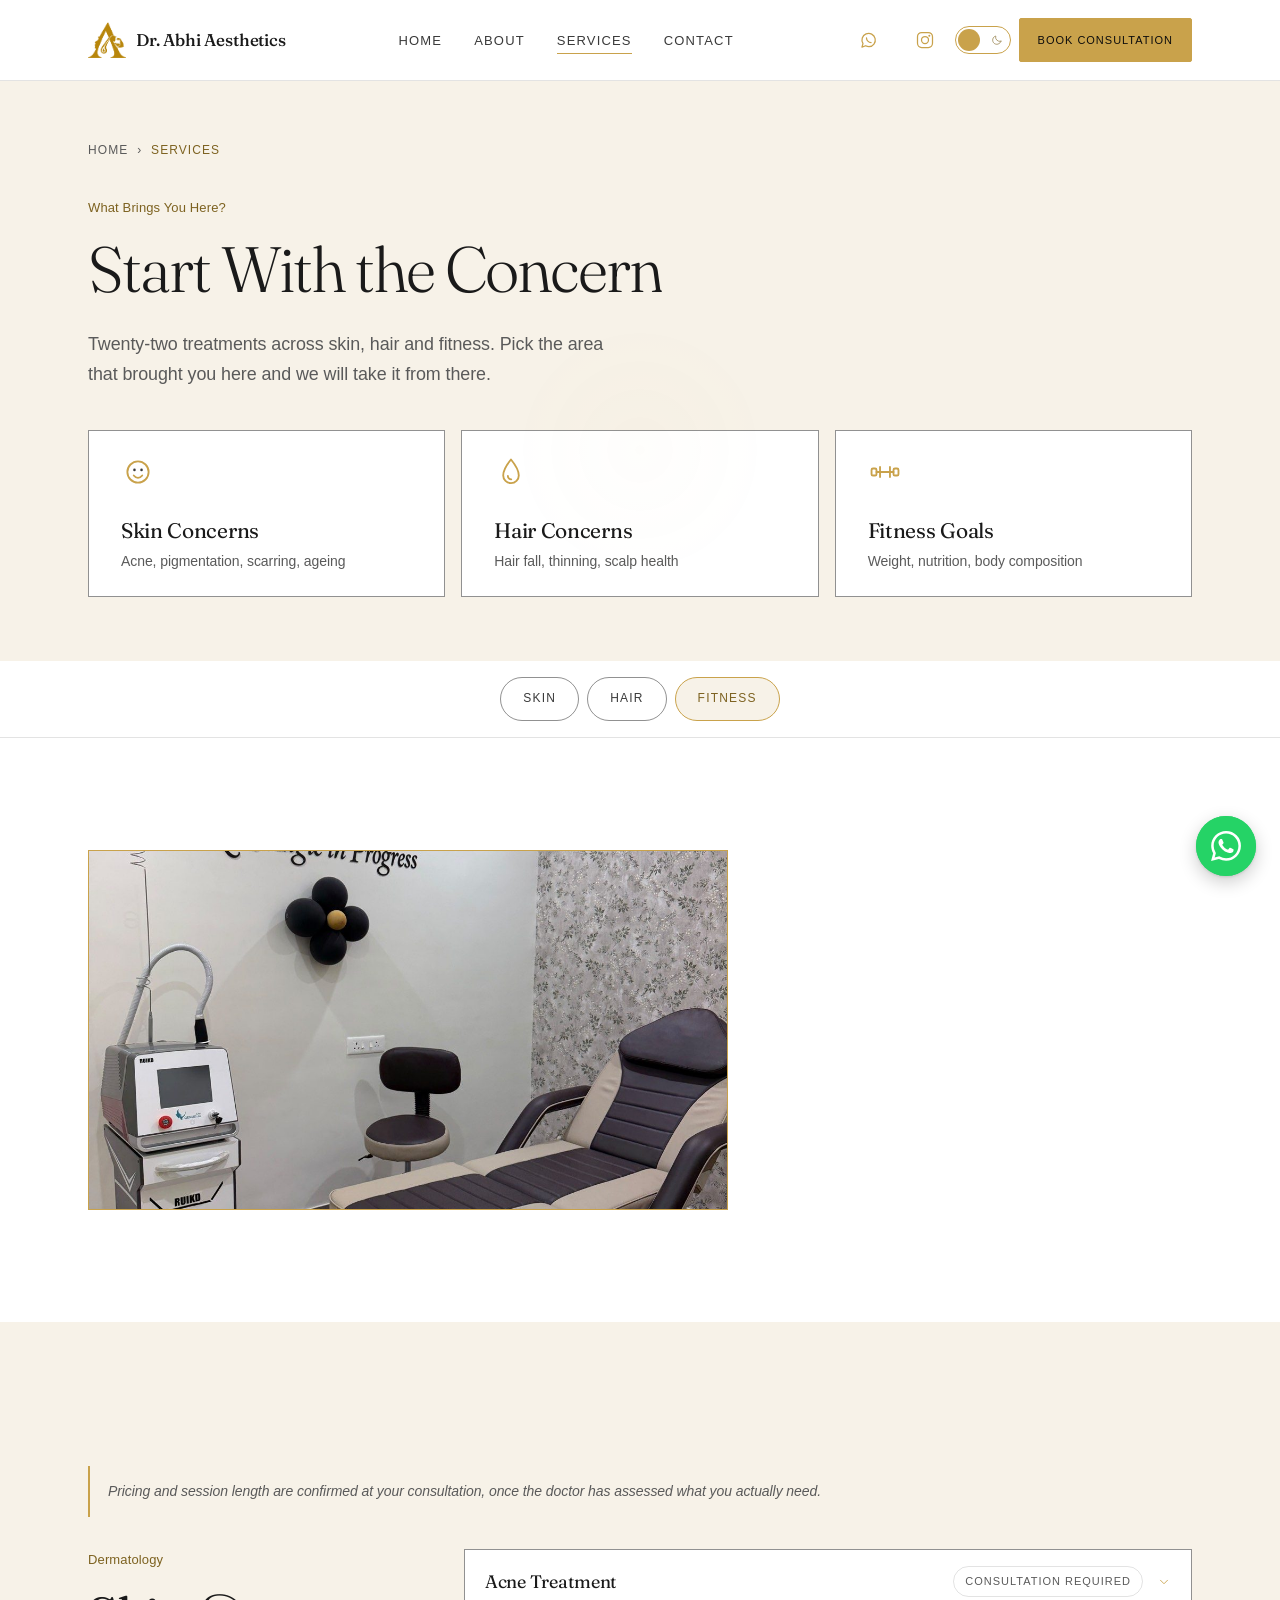
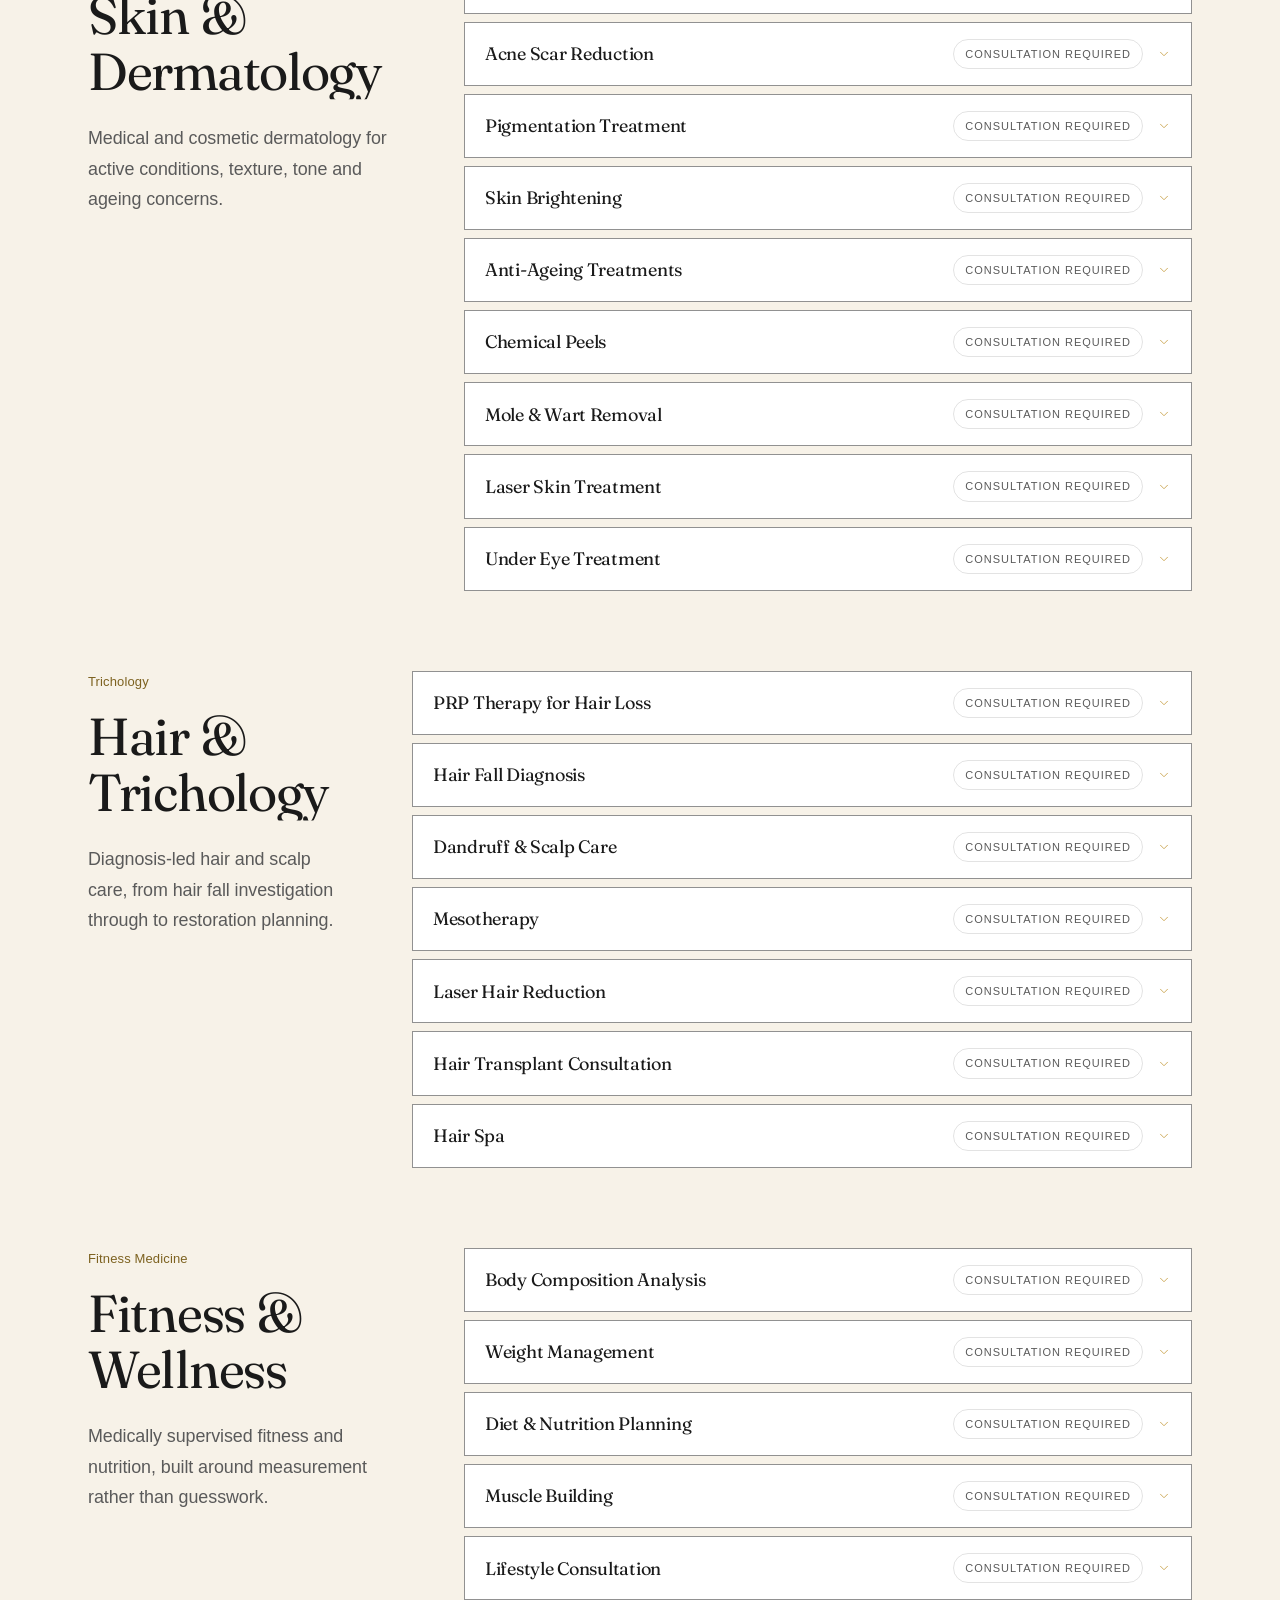
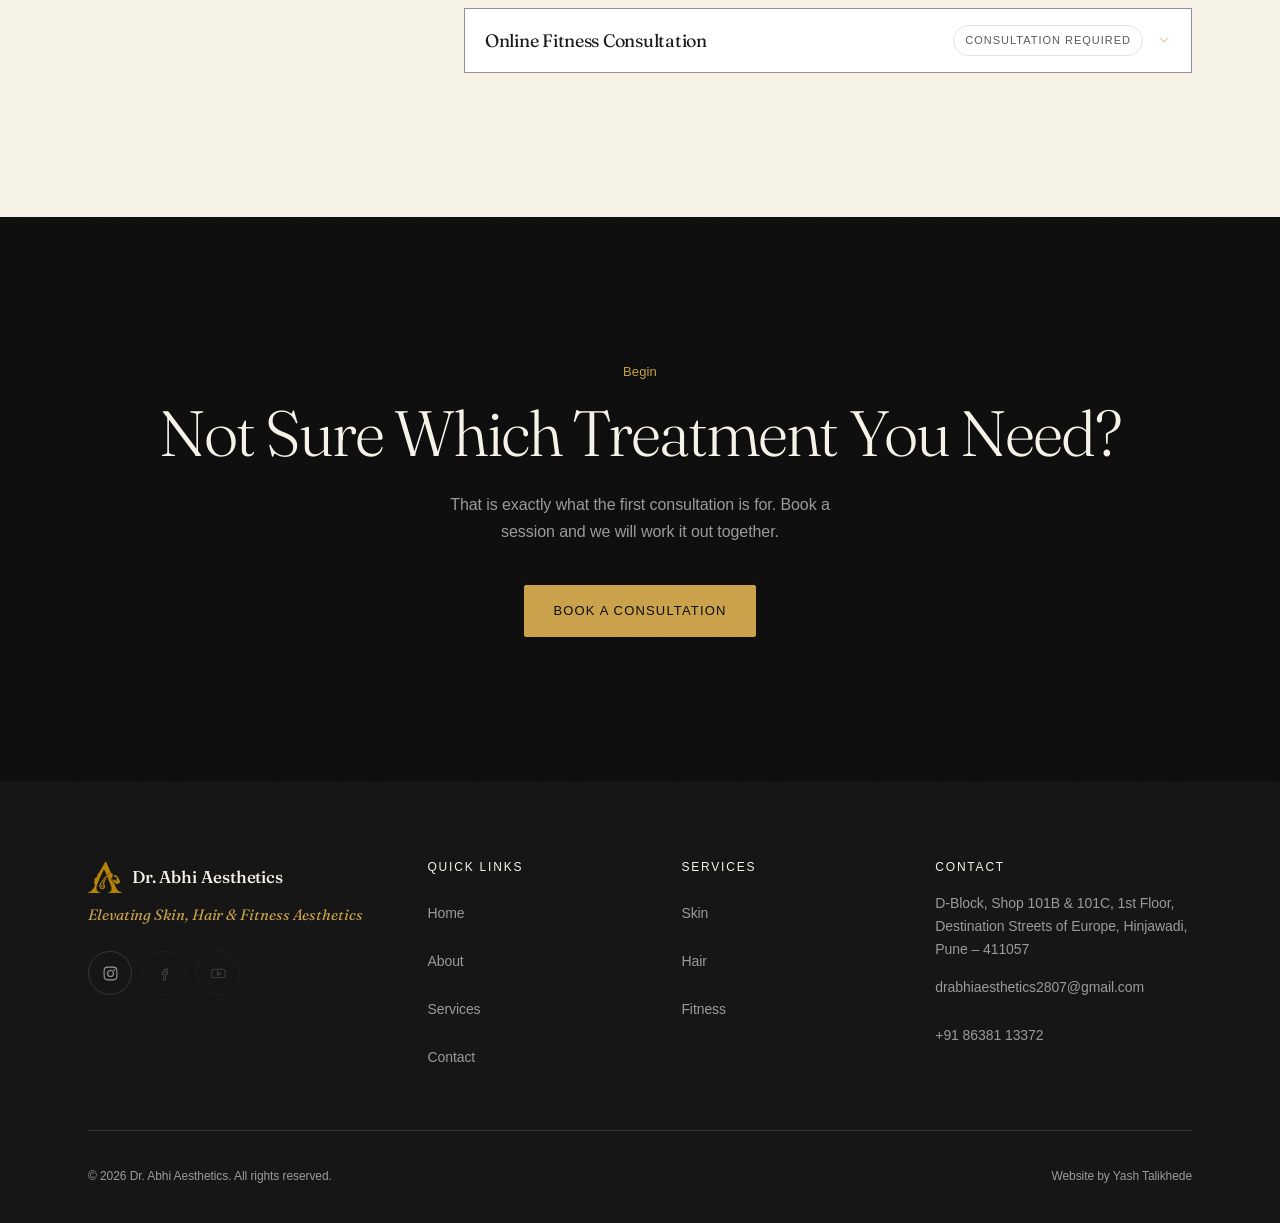
<file: website/services.html>
<!DOCTYPE html>
<html lang="en">
<head>
<!-- Google tag (gtag.js) -->
<script async src="https://www.googletagmanager.com/gtag/js?id=AW-18470239568"></script>
<script>
  window.dataLayer = window.dataLayer || [];
  function gtag(){dataLayer.push(arguments);}
  gtag('js', new Date());
  gtag('config', 'AW-18470239568');
</script>
<meta charset="UTF-8">
<meta name="viewport" content="width=device-width, initial-scale=1, viewport-fit=cover">
<title>Services | Skin, Hair &amp; Fitness Treatments | Dr. Abhi Aesthetics</title>
<meta name="description" content="Skin, hair and fitness treatments at Dr. Abhi Aesthetics, Hinjawadi, Pune — from acne and pigmentation to PRP hair therapy, body composition analysis and nutrition planning.">
<meta name="theme-color" content="#F7F2E8">
<link rel="canonical" href="https://www.drabhiaesthetics.com/services.html">
<meta property="og:type" content="website">
<meta property="og:site_name" content="Dr. Abhi Aesthetics">
<meta property="og:url" content="https://www.drabhiaesthetics.com/services.html">
<meta property="og:title" content="Skin, Hair &amp; Fitness Treatments — Dr. Abhi Aesthetics">
<meta property="og:description" content="Skin, hair and fitness treatments at Dr. Abhi Aesthetics, Hinjawadi, Pune — from acne and pigmentation to PRP hair therapy, body composition analysis and nutrition planning.">
<meta property="og:image" content="https://www.drabhiaesthetics.com/assets/treatment-room-laser.jpeg">
<meta property="og:image:alt" content="A treatment room at Dr. Abhi Aesthetics with a laser system beside a reclining treatment chair.">
<link rel="icon" type="image/png" sizes="32x32" href="assets/favicon-32.png">
<link rel="apple-touch-icon" href="assets/apple-touch-icon.png">
<link rel="icon" type="image/png" sizes="32x32" href="/favicon-32x32.png">
<link rel="icon" type="image/png" sizes="16x16" href="/favicon-16x16.png">
<link rel="apple-touch-icon" sizes="180x180" href="/apple-touch-icon.png">
<link rel="icon" type="image/png" sizes="48x48" href="/favicon-48x48.png">
<script>document.documentElement.classList.add('js')</script>
<script>try{if(localStorage.getItem('theme')==='dark')document.documentElement.dataset.theme='dark'}catch(e){}</script>
<link rel="preconnect" href="https://fonts.googleapis.com">
<link rel="preconnect" href="https://fonts.gstatic.com" crossorigin>
<link rel="preconnect" href="https://api.fontshare.com">
<link rel="preconnect" href="https://cdn.fontshare.com" crossorigin>
<link rel="stylesheet" href="https://fonts.googleapis.com/css2?family=Fraunces:ital,opsz,wght@0,9..144,300..600;1,9..144,300..600&display=swap">
<link rel="stylesheet" href="https://api.fontshare.com/v2/css?f%5B%5D=general-sans@400,500,600&display=swap">
<link rel="stylesheet" href="style.css">
<!-- Meta Pixel Code -->
<script>
!function(f,b,e,v,n,t,s)
{if(f.fbq)return;n=f.fbq=function(){n.callMethod?
n.callMethod.apply(n,arguments):n.queue.push(arguments)};
if(!f._fbq)f._fbq=n;n.push=n;n.loaded=!0;n.version='2.0';
n.queue=[];t=b.createElement(e);t.async=!0;
t.src=v;s=b.getElementsByTagName(e)[0];
s.parentNode.insertBefore(t,s)}(window, document,'script',
'https://connect.facebook.net/en_US/fbevents.js');
fbq('init', '4767138243606319');
fbq('track', 'PageView');
</script>
<noscript><img height="1" width="1" style="display:none"
src="https://www.facebook.com/tr?id=4767138243606319&ev=PageView&noscript=1"
/></noscript>
<!-- End Meta Pixel Code -->
</head>
<body>

<div class="progress" id="scrollProgress" aria-hidden="true"></div>

<div class="preloader" aria-hidden="true">
  <img class="preloader__mark" src="assets/logo.png" alt="" width="379" height="360">
</div>

<header class="site-header" id="siteHeader">
  <div class="wrap">
    <nav class="nav" aria-label="Main">
      <a class="nav__brand" href="index.html">
        <img class="nav__logo" src="assets/logo.png" alt="Dr. Abhi Aesthetics" width="379" height="360">
        <span class="nav__wordmark">Dr. Abhi Aesthetics</span>
      </a>

      <ul class="nav__menu">
        <li><a class="nav__link" href="index.html" data-nav="index">Home</a></li>
        <li><a class="nav__link" href="about.html" data-nav="about">About</a></li>
        <li><a class="nav__link" href="services.html" data-nav="services">Services</a></li>
        <li><a class="nav__link" href="contact.html" data-nav="contact">Contact</a></li>
      </ul>

      <div class="nav__actions">
        <span class="nav__social">
          <a href="https://wa.me/918638113372?text=Hi%20Dr.%20Abhi%20Aesthetics%2C%20I%20would%20like%20to%20book%20a%20consultation" target="_blank" rel="noopener noreferrer" title="Chat on WhatsApp" aria-label="Chat on WhatsApp"><svg viewBox="0 0 24 24" aria-hidden="true"><path d="M3.5 20.5l1.3-4.2A8 8 0 1112 20a8 8 0 01-4-1.1z"/><path d="M9 9.5c0 3 2.5 5.5 5.5 5.5"/></svg></a>
          <a href="https://www.instagram.com/drabhiaesthetics/" target="_blank" rel="noopener noreferrer" title="Follow on Instagram" aria-label="Follow Dr. Abhi Aesthetics on Instagram"><svg viewBox="0 0 24 24" aria-hidden="true"><rect x="3" y="3" width="18" height="18" rx="5"/><circle cx="12" cy="12" r="4.2"/><circle cx="17.2" cy="6.8" r="1.2" fill="currentColor" stroke="none"/></svg></a>
        </span>
        <button class="theme-pill" type="button" role="switch" aria-checked="false" aria-label="Switch to dark mode">
          <span class="theme-pill__icon theme-pill__icon--sun" aria-hidden="true"><svg viewBox="0 0 24 24"><circle cx="12" cy="12" r="4.5"/><path d="M12 2.5v2.4M12 19.1v2.4M4.4 4.4l1.7 1.7M17.9 17.9l1.7 1.7M2.5 12h2.4M19.1 12h2.4M4.4 19.6l1.7-1.7M17.9 6.1l1.7-1.7"/></svg></span>
          <span class="theme-pill__icon theme-pill__icon--moon" aria-hidden="true"><svg viewBox="0 0 24 24"><path d="M20 14.5A8.5 8.5 0 019.5 4a8.5 8.5 0 1010.5 10.5z"/></svg></span>
          <span class="theme-pill__dot"></span>
        </button>
        <a class="btn btn--primary nav__cta" href="contact.html#booking">Book Consultation</a>
        <button class="nav__toggle" id="navToggle" type="button" aria-label="Open menu" aria-expanded="false" aria-controls="navDrawer">
          <span></span><span></span><span></span>
        </button>
      </div>
    </nav>
  </div>

  <div class="nav__drawer" id="navDrawer">
    <div class="nav__drawer-inner">
      <div class="wrap">
        <a class="nav__link" href="index.html" data-nav="index">Home</a>
        <a class="nav__link" href="about.html" data-nav="about">About</a>
        <a class="nav__link" href="services.html" data-nav="services">Services</a>
        <a class="nav__link" href="contact.html" data-nav="contact">Contact</a>
      </div>
    </div>
  </div>
</header>

<main>

  <section class="page-head">
    <div class="wrap">
      <nav class="crumbs" aria-label="Breadcrumb">
        <a href="index.html">Home</a> &nbsp;&rsaquo;&nbsp; <span>Services</span>
      </nav>
      <p class="eyebrow">What Brings You Here?</p>
      <h1 class="page-head__title reveal-text">Start With the Concern</h1>
      <p class="lead">Twenty-two treatments across skin, hair and fitness. Pick the area that brought you here and we will take it from there.</p>

      <div class="concerns">
        <a class="concern" href="#skin">
          <svg class="concern__icon" viewBox="0 0 24 24" aria-hidden="true"><circle cx="12" cy="12" r="7.5"/><circle cx="9.5" cy="10.5" r="0.9" fill="currentColor" stroke="none"/><circle cx="14.5" cy="10.5" r="0.9" fill="currentColor" stroke="none"/><path d="M9 14.5c.9 1.1 2 1.6 3 1.6s2.1-.5 3-1.6"/></svg>
          <span>
            <span class="concern__title">Skin Concerns</span>
            <span class="concern__text">Acne, pigmentation, scarring, ageing</span>
          </span>
        </a>
        <a class="concern" href="#hair">
          <svg class="concern__icon" viewBox="0 0 24 24" aria-hidden="true"><path d="M12 3.2S6.5 10 6.5 14.4a5.5 5.5 0 1011 0C17.5 10 12 3.2 12 3.2z"/><path d="M9.8 14.8a2.4 2.4 0 002.4 2.4"/></svg>
          <span>
            <span class="concern__title">Hair Concerns</span>
            <span class="concern__text">Hair fall, thinning, scalp health</span>
          </span>
        </a>
        <a class="concern" href="#fitness">
          <svg class="concern__icon" viewBox="0 0 24 24" aria-hidden="true"><rect x="2.5" y="9.5" width="3.5" height="5" rx="1"/><rect x="18" y="9.5" width="3.5" height="5" rx="1"/><path d="M6 12h12"/><path d="M8.5 8.5v7M15.5 8.5v7"/></svg>
          <span>
            <span class="concern__title">Fitness Goals</span>
            <span class="concern__text">Weight, nutrition, body composition</span>
          </span>
        </a>
      </div>
    </div>
  </section>

  <nav class="svc-nav" id="svcNav" aria-label="Service categories">
    <a href="#skin">Skin</a>
    <a href="#hair">Hair</a>
    <a href="#fitness">Fitness</a>
  </nav>

  <section class="section section--md section--white">
    <div class="wrap">
      <figure class="frame frame--photo services__room">
        <img src="assets/treatment-room-laser.jpeg" width="1200" height="1600" loading="lazy" decoding="async"
             alt="A treatment room at Dr. Abhi Aesthetics with a laser system beside a reclining treatment chair.">
      </figure>
    </div>
  </section>

  <!-- ══════════════════════════════════════════════════════════════════
       PRICING — PLACEHOLDER STATUS
       Every service is marked "Consultation required" rather than carrying a
       price. No prices have been confirmed by the client, so none have been
       invented: publishing an unconfirmed figure for a medical treatment is a
       commitment the clinic may not want. To add pricing, replace the
       "Consultation required" tag in each <details> summary with the agreed
       starting price, and replace the "Session length confirmed at your
       consultation" line with real durations once the doctor confirms them.
       ══════════════════════════════════════════════════════════════════ -->

  <section class="section section--lg section--beige">
    <div class="wrap">
      <!-- BUILD NOTE (not shown to visitors): replace the "Consultation required" tags and the
           "Session length confirmed at your consultation" line with real
           pricing and durations once the clinic confirms them. -->
      <p class="pending-note">Pricing and session length are confirmed at your consultation, once the doctor has assessed what you actually need.</p>

      <div class="svc-group" id="skin">
        <div class="svc-group__head reveal">
          <p class="eyebrow">Dermatology</p>
          <h2 class="h-section reveal-text">Skin &amp; Dermatology</h2>
          <p class="lead">Medical and cosmetic dermatology for active conditions, texture, tone and ageing concerns.</p>
        </div>

        <div class="svc-list reveal">
          <details class="svc">
            <summary>
              <span class="svc__name">Acne Treatment</span>
              <span class="svc__right">
                <span class="tag">Consultation required</span>
                <svg class="svc__chev" viewBox="0 0 24 24" aria-hidden="true"><path d="M6 9l6 6 6-6"/></svg>
              </span>
            </summary>
            <div class="svc__body">
              <p>Medical management of active acne, from comedonal breakouts to inflammatory and hormonal patterns. Treatment begins by identifying the trigger — hormonal, bacterial, dietary or product-related — and builds a topical, oral or in-clinic plan from there.</p>
              <p class="svc__meta"><span>Session length confirmed at your consultation</span></p>
            </div>
          </details>

          <details class="svc">
            <summary>
              <span class="svc__name">Acne Scar Reduction</span>
              <span class="svc__right">
                <span class="tag">Consultation required</span>
                <svg class="svc__chev" viewBox="0 0 24 24" aria-hidden="true"><path d="M6 9l6 6 6-6"/></svg>
              </span>
            </summary>
            <div class="svc__body">
              <p>Resurfacing for post-acne scarring and uneven texture. The approach depends on scar type — boxcar, rolling or icepick — and typically runs over a planned series of sessions rather than a single visit.</p>
              <p class="svc__meta"><span>Session length confirmed at your consultation</span></p>
            </div>
          </details>

          <details class="svc">
            <summary>
              <span class="svc__name">Pigmentation Treatment</span>
              <span class="svc__right">
                <span class="tag">Consultation required</span>
                <svg class="svc__chev" viewBox="0 0 24 24" aria-hidden="true"><path d="M6 9l6 6 6-6"/></svg>
              </span>
            </summary>
            <div class="svc__body">
              <p>Targeted care for melasma, sun-induced pigmentation and post-inflammatory marks. Includes assessing the depth of pigment, which determines how much improvement is realistically achievable and over what timeframe.</p>
              <p class="svc__meta"><span>Session length confirmed at your consultation</span></p>
            </div>
          </details>

          <details class="svc">
            <summary>
              <span class="svc__name">Skin Brightening</span>
              <span class="svc__right">
                <span class="tag">Consultation required</span>
                <svg class="svc__chev" viewBox="0 0 24 24" aria-hidden="true"><path d="M6 9l6 6 6-6"/></svg>
              </span>
            </summary>
            <div class="svc__body">
              <p>Treatments aimed at a more even tone and improved clarity. Focused on correcting dullness and patchiness rather than altering your natural complexion.</p>
              <p class="svc__meta"><span>Session length confirmed at your consultation</span></p>
            </div>
          </details>

          <details class="svc">
            <summary>
              <span class="svc__name">Anti-Ageing Treatments</span>
              <span class="svc__right">
                <span class="tag">Consultation required</span>
                <svg class="svc__chev" viewBox="0 0 24 24" aria-hidden="true"><path d="M6 9l6 6 6-6"/></svg>
              </span>
            </summary>
            <div class="svc__body">
              <p>Management of fine lines, loss of firmness and age-related volume change. Plans are built to keep expression natural, with a clear explanation of what each option can and cannot change.</p>
              <p class="svc__meta"><span>Session length confirmed at your consultation</span></p>
            </div>
          </details>

          <details class="svc">
            <summary>
              <span class="svc__name">Chemical Peels</span>
              <span class="svc__right">
                <span class="tag">Consultation required</span>
                <svg class="svc__chev" viewBox="0 0 24 24" aria-hidden="true"><path d="M6 9l6 6 6-6"/></svg>
              </span>
            </summary>
            <div class="svc__body">
              <p>Controlled exfoliation to improve texture, congestion, pigmentation and dullness. Peel strength and formulation are matched to your skin type and the downtime you can accommodate.</p>
              <p class="svc__meta"><span>Session length confirmed at your consultation</span></p>
            </div>
          </details>

          <details class="svc">
            <summary>
              <span class="svc__name">Mole &amp; Wart Removal</span>
              <span class="svc__right">
                <span class="tag">Consultation required</span>
                <svg class="svc__chev" viewBox="0 0 24 24" aria-hidden="true"><path d="M6 9l6 6 6-6"/></svg>
              </span>
            </summary>
            <div class="svc__body">
              <p>Minor in-clinic removal of moles, warts, skin tags and similar lesions. Every lesion is clinically assessed first; anything suspicious is referred for investigation before any cosmetic removal.</p>
              <p class="svc__meta"><span>Session length confirmed at your consultation</span></p>
            </div>
          </details>

          <details class="svc">
            <summary>
              <span class="svc__name">Laser Skin Treatment</span>
              <span class="svc__right">
                <span class="tag">Consultation required</span>
                <svg class="svc__chev" viewBox="0 0 24 24" aria-hidden="true"><path d="M6 9l6 6 6-6"/></svg>
              </span>
            </summary>
            <div class="svc__body">
              <p>Laser-based resurfacing and toning for texture, pigmentation and overall skin quality. Suitability depends on your skin type and recent sun exposure, both assessed beforehand.</p>
              <p class="svc__meta"><span>Session length confirmed at your consultation</span></p>
            </div>
          </details>

          <details class="svc">
            <summary>
              <span class="svc__name">Under Eye Treatment</span>
              <span class="svc__right">
                <span class="tag">Consultation required</span>
                <svg class="svc__chev" viewBox="0 0 24 24" aria-hidden="true"><path d="M6 9l6 6 6-6"/></svg>
              </span>
            </summary>
            <div class="svc__body">
              <p>Care for dark circles, hollowing and crepey texture. The cause matters here — pigment, shadow from volume loss and vascular darkness each respond to different treatments, so the consultation separates them first.</p>
              <p class="svc__meta"><span>Session length confirmed at your consultation</span></p>
            </div>
          </details>
        </div>
      </div>

      <div class="svc-group" id="hair">
        <div class="svc-group__head reveal">
          <p class="eyebrow">Trichology</p>
          <h2 class="h-section reveal-text">Hair &amp; Trichology</h2>
          <p class="lead">Diagnosis-led hair and scalp care, from hair fall investigation through to restoration planning.</p>
        </div>

        <div class="svc-list reveal">
          <details class="svc">
            <summary>
              <span class="svc__name">PRP Therapy for Hair Loss</span>
              <span class="svc__right">
                <span class="tag">Consultation required</span>
                <svg class="svc__chev" viewBox="0 0 24 24" aria-hidden="true"><path d="M6 9l6 6 6-6"/></svg>
              </span>
            </summary>
            <div class="svc__body">
              <p>Platelet-rich plasma prepared from your own blood sample and delivered into the scalp to support existing follicles. Usually planned as a course of sessions, with response reviewed at set intervals.</p>
              <p class="svc__meta"><span>Session length confirmed at your consultation</span></p>
            </div>
          </details>

          <details class="svc">
            <summary>
              <span class="svc__name">Hair Fall Diagnosis</span>
              <span class="svc__right">
                <span class="tag">Consultation required</span>
                <svg class="svc__chev" viewBox="0 0 24 24" aria-hidden="true"><path d="M6 9l6 6 6-6"/></svg>
              </span>
            </summary>
            <div class="svc__body">
              <p>A structured investigation into why hair is shedding or thinning — scalp examination, pattern assessment and, where indicated, blood work for nutritional, thyroid or hormonal causes. The recommended starting point for any hair concern.</p>
              <p class="svc__meta"><span>Session length confirmed at your consultation</span></p>
            </div>
          </details>

          <details class="svc">
            <summary>
              <span class="svc__name">Dandruff &amp; Scalp Care</span>
              <span class="svc__right">
                <span class="tag">Consultation required</span>
                <svg class="svc__chev" viewBox="0 0 24 24" aria-hidden="true"><path d="M6 9l6 6 6-6"/></svg>
              </span>
            </summary>
            <div class="svc__body">
              <p>Treatment for flaking, itching, seborrhoeic dermatitis and other scalp conditions. Persistent dandruff frequently drives hair fall, so the scalp is treated as part of the wider hair plan.</p>
              <p class="svc__meta"><span>Session length confirmed at your consultation</span></p>
            </div>
          </details>

          <details class="svc">
            <summary>
              <span class="svc__name">Mesotherapy</span>
              <span class="svc__right">
                <span class="tag">Consultation required</span>
                <svg class="svc__chev" viewBox="0 0 24 24" aria-hidden="true"><path d="M6 9l6 6 6-6"/></svg>
              </span>
            </summary>
            <div class="svc__body">
              <p>Micro-delivery of a targeted nutrient and medication blend into the scalp to support follicle health. Often combined with other treatments as part of a staged hair programme.</p>
              <p class="svc__meta"><span>Session length confirmed at your consultation</span></p>
            </div>
          </details>

          <details class="svc">
            <summary>
              <span class="svc__name">Laser Hair Reduction</span>
              <span class="svc__right">
                <span class="tag">Consultation required</span>
                <svg class="svc__chev" viewBox="0 0 24 24" aria-hidden="true"><path d="M6 9l6 6 6-6"/></svg>
              </span>
            </summary>
            <div class="svc__body">
              <p>Laser treatment to reduce unwanted hair growth on the face or body. Results build across a planned series of sessions; the number required varies with hair colour, thickness and the area treated.</p>
              <p class="svc__meta"><span>Session length confirmed at your consultation</span></p>
            </div>
          </details>

          <details class="svc">
            <summary>
              <span class="svc__name">Hair Transplant Consultation</span>
              <span class="svc__right">
                <span class="tag">Consultation required</span>
                <svg class="svc__chev" viewBox="0 0 24 24" aria-hidden="true"><path d="M6 9l6 6 6-6"/></svg>
              </span>
            </summary>
            <div class="svc__body">
              <p>An honest assessment of whether a transplant suits you — donor area quality, graft estimates, expected density and realistic outcomes. Many patients are advised to stabilise ongoing loss medically before considering surgery.</p>
              <p class="svc__meta"><span>Session length confirmed at your consultation</span></p>
            </div>
          </details>

          <details class="svc">
            <summary>
              <span class="svc__name">Hair Spa</span>
              <span class="svc__right">
                <span class="tag">Consultation required</span>
                <svg class="svc__chev" viewBox="0 0 24 24" aria-hidden="true"><path d="M6 9l6 6 6-6"/></svg>
              </span>
            </summary>
            <div class="svc__body">
              <p>A conditioning and scalp-nourishing treatment for dryness, dullness and product build-up. Supportive care rather than a medical treatment, best used alongside a clinical plan where hair fall is also a concern.</p>
              <p class="svc__meta"><span>Session length confirmed at your consultation</span></p>
            </div>
          </details>
        </div>
      </div>

      <div class="svc-group" id="fitness">
        <div class="svc-group__head reveal">
          <p class="eyebrow">Fitness Medicine</p>
          <h2 class="h-section reveal-text">Fitness &amp; Wellness</h2>
          <p class="lead">Medically supervised fitness and nutrition, built around measurement rather than guesswork.</p>
        </div>

        <div class="svc-list reveal">
          <details class="svc">
            <summary>
              <span class="svc__name">Body Composition Analysis</span>
              <span class="svc__right">
                <span class="tag">Consultation required</span>
                <svg class="svc__chev" viewBox="0 0 24 24" aria-hidden="true"><path d="M6 9l6 6 6-6"/></svg>
              </span>
            </summary>
            <div class="svc__body">
              <p>Measurement of fat mass, lean muscle, water balance and distribution — the baseline that makes progress measurable. Far more useful than bodyweight alone, and repeated periodically to track real change.</p>
              <p class="svc__meta"><span>Session length confirmed at your consultation</span></p>
            </div>
          </details>

          <details class="svc">
            <summary>
              <span class="svc__name">Weight Management</span>
              <span class="svc__right">
                <span class="tag">Consultation required</span>
                <svg class="svc__chev" viewBox="0 0 24 24" aria-hidden="true"><path d="M6 9l6 6 6-6"/></svg>
              </span>
            </summary>
            <div class="svc__body">
              <p>A medically supervised programme for sustainable weight loss or gain, accounting for metabolic, thyroid and hormonal factors. Built for gradual, maintainable change rather than crash protocols.</p>
              <p class="svc__meta"><span>Session length confirmed at your consultation</span></p>
            </div>
          </details>

          <details class="svc">
            <summary>
              <span class="svc__name">Diet &amp; Nutrition Planning</span>
              <span class="svc__right">
                <span class="tag">Consultation required</span>
                <svg class="svc__chev" viewBox="0 0 24 24" aria-hidden="true"><path d="M6 9l6 6 6-6"/></svg>
              </span>
            </summary>
            <div class="svc__body">
              <p>A personalised plan based on your routine, food preferences, regional cuisine and any medical conditions. Designed to fit the way you actually eat, which is what makes a plan last.</p>
              <p class="svc__meta"><span>Session length confirmed at your consultation</span></p>
            </div>
          </details>

          <details class="svc">
            <summary>
              <span class="svc__name">Muscle Building</span>
              <span class="svc__right">
                <span class="tag">Consultation required</span>
                <svg class="svc__chev" viewBox="0 0 24 24" aria-hidden="true"><path d="M6 9l6 6 6-6"/></svg>
              </span>
            </summary>
            <div class="svc__body">
              <p>Structured guidance on training load, protein intake and recovery for lean mass gain. Progress is tracked against composition measurements rather than appearance alone.</p>
              <p class="svc__meta"><span>Session length confirmed at your consultation</span></p>
            </div>
          </details>

          <details class="svc">
            <summary>
              <span class="svc__name">Lifestyle Consultation</span>
              <span class="svc__right">
                <span class="tag">Consultation required</span>
                <svg class="svc__chev" viewBox="0 0 24 24" aria-hidden="true"><path d="M6 9l6 6 6-6"/></svg>
              </span>
            </summary>
            <div class="svc__body">
              <p>A review of sleep, stress, activity and daily habits — the factors that quietly drive skin, hair and weight outcomes. Frequently the missing piece when results have plateaued.</p>
              <p class="svc__meta"><span>Session length confirmed at your consultation</span></p>
            </div>
          </details>

          <details class="svc">
            <summary>
              <span class="svc__name">Online Fitness Consultation</span>
              <span class="svc__right">
                <span class="tag">Consultation required</span>
                <svg class="svc__chev" viewBox="0 0 24 24" aria-hidden="true"><path d="M6 9l6 6 6-6"/></svg>
              </span>
            </summary>
            <div class="svc__body">
              <p>Remote consultation and follow-up for patients outside Pune or unable to attend in person. Suitable for plan reviews and progress check-ins; the initial assessment is better done at the clinic where measurement is possible.</p>
              <p class="svc__meta"><span>Session length confirmed at your consultation</span></p>
            </div>
          </details>
        </div>
      </div>
    </div>
  </section>

  <section class="cta section--lg">
    <span class="grain" aria-hidden="true"></span>
    <div class="wrap">
      <p class="eyebrow">Begin</p>
      <h2 class="cta__title reveal-text">Not Sure Which Treatment You Need?</h2>
      <p class="cta__text">That is exactly what the first consultation is for. Book a session and we will work it out together.</p>
      <a class="btn btn--primary" data-magnetic href="contact.html#booking">Book a Consultation</a>
    </div>
  </section>

</main>

<footer class="site-footer">
  <div class="wrap">
    <div class="footer__grid">
      <div>
        <div class="footer__brand-row">
          <img class="footer__logo" src="assets/logo.png" alt="" width="379" height="360">
          <span class="footer__wordmark">Dr. Abhi Aesthetics</span>
        </div>
        <p class="footer__tagline">Elevating Skin, Hair &amp; Fitness Aesthetics</p>
        <div class="socials">
          <a href="https://www.instagram.com/drabhiaesthetics/" target="_blank" rel="noopener noreferrer" aria-label="Instagram">
            <svg viewBox="0 0 24 24" aria-hidden="true"><rect x="3" y="3" width="18" height="18" rx="5"/><circle cx="12" cy="12" r="4.2"/><circle cx="17.2" cy="6.8" r="1.2" fill="currentColor" stroke="none"/></svg>
          </a>
          <span class="is-placeholder" title="Facebook — account pending" aria-hidden="true">
            <svg viewBox="0 0 24 24"><path d="M14 8.5h2.5V5.8H14c-1.9 0-3.2 1.3-3.2 3.2v1.8H8.5v2.7h2.3V21h2.8v-7.5h2.3l.4-2.7h-2.7V9.3c0-.5.2-.8.4-.8z"/></svg>
          </span>
          <span class="is-placeholder" title="YouTube — account pending" aria-hidden="true">
            <svg viewBox="0 0 24 24"><rect x="2.5" y="6" width="19" height="12" rx="3.5"/><path d="M10.5 9.5l4.5 2.5-4.5 2.5z"/></svg>
          </span>
        </div>
      </div>

      <div>
        <h2 class="footer__heading">Quick Links</h2>
        <ul class="footer__list">
          <li><a href="index.html">Home</a></li>
          <li><a href="about.html">About</a></li>
          <li><a href="services.html">Services</a></li>
          <li><a href="contact.html">Contact</a></li>
        </ul>
      </div>

      <div>
        <h2 class="footer__heading">Services</h2>
        <ul class="footer__list">
          <li><a href="services.html#skin">Skin</a></li>
          <li><a href="services.html#hair">Hair</a></li>
          <li><a href="services.html#fitness">Fitness</a></li>
        </ul>
      </div>

      <div>
        <h2 class="footer__heading">Contact</h2>
        <ul class="footer__list">
          <li>D-Block, Shop 101B &amp; 101C, 1st Floor,<br>Destination Streets of Europe, Hinjawadi,<br>Pune &ndash; 411057</li>
          <li><a href="mailto:drabhiaesthetics2807@gmail.com">drabhiaesthetics2807@gmail.com</a></li>
          <li><a href="tel:+918638113372">+91 86381 13372</a></li>
        </ul>
      </div>
    </div>

    <div class="footer__bottom">
      <p>&copy; 2026 Dr. Abhi Aesthetics. All rights reserved.</p>
      <p class="footer__credit">Website by <a href="https://github.com/yashtalikhede" target="_blank" rel="noopener noreferrer">Yash Talikhede</a></p>
    </div>
  </div>
</footer>


<button class="to-top" id="toTop" type="button" aria-label="Back to top">
  <svg viewBox="0 0 24 24" aria-hidden="true"><path d="M6 14l6-6 6 6"/></svg>
</button>

<nav class="tabbar" aria-label="Quick navigation">
  <a class="tabbar__item" href="index.html" data-nav="index">
    <svg viewBox="0 0 24 24" aria-hidden="true"><path d="M3 10.5L12 4l9 6.5"/><path d="M5 10v9h14v-9"/></svg>
    <span>Home</span>
  </a>
  <a class="tabbar__item" href="about.html" data-nav="about">
    <svg viewBox="0 0 24 24" aria-hidden="true"><circle cx="12" cy="8.5" r="3.8"/><path d="M4.5 20a7.5 7.5 0 0115 0"/></svg>
    <span>About</span>
  </a>
  <a class="tabbar__item" href="services.html" data-nav="services">
    <svg viewBox="0 0 24 24" aria-hidden="true"><circle cx="12" cy="12" r="8"/><path d="M12 8v8M8 12h8"/></svg>
    <span>Services</span>
  </a>
  <a class="tabbar__item" href="contact.html#booking">
    <svg viewBox="0 0 24 24" aria-hidden="true"><rect x="3.5" y="5" width="17" height="16" rx="2"/><path d="M8 3v4M16 3v4M3.5 10h17"/></svg>
    <span>Book</span>
  </a>
</nav>

<script src="script.js"></script>

<!-- WhatsApp chat widget — self-contained: markup, styles and behaviour live
     here only. The Contact pixel event comes from script.js's delegated
     wa.me click listener, so this block deliberately makes no tracking call. -->
<div class="wa-widget" id="waWidget">
  <div class="wa-widget-bubble" id="waWidgetBubble">
    <span class="wa-widget-bubble-body">
      <span class="wa-widget-dots" aria-hidden="true"><span></span><span></span><span></span></span>
      <span class="wa-widget-msg" id="waWidgetMsg">Hi! Book a Skin Consultation 💬</span>
    </span>
    <button class="wa-widget-close" id="waWidgetClose" type="button" aria-label="Dismiss WhatsApp message">
      <svg viewBox="0 0 12 12" aria-hidden="true"><path d="M2.5 2.5l7 7M9.5 2.5l-7 7"/></svg>
    </button>
  </div>
  <a class="wa-widget-btn" id="waWidgetBtn" href="https://wa.me/918638113372?text=Hi%20Dr.%20Abhi%20Aesthetics%2C%20I%20would%20like%20to%20book%20a%20consultation" target="_blank" rel="noopener noreferrer" aria-label="Chat with Dr. Abhi Aesthetics on WhatsApp">
    <svg viewBox="0 0 24 24" aria-hidden="true"><path d="M17.472 14.382c-.297-.149-1.758-.867-2.03-.967-.273-.099-.471-.148-.67.15-.197.297-.767.966-.94 1.164-.173.199-.347.223-.644.075-.297-.15-1.255-.463-2.39-1.475-.883-.788-1.48-1.761-1.653-2.059-.173-.297-.018-.458.13-.606.134-.133.298-.347.446-.52.149-.174.198-.298.298-.497.099-.198.05-.371-.025-.52-.075-.149-.669-1.612-.916-2.207-.242-.579-.487-.5-.669-.51-.173-.008-.371-.01-.57-.01-.198 0-.52.074-.792.372-.272.297-1.04 1.016-1.04 2.479 0 1.462 1.065 2.875 1.213 3.074.149.198 2.096 3.2 5.077 4.487.709.306 1.262.489 1.694.625.712.227 1.36.195 1.871.118.571-.085 1.758-.719 2.006-1.413.248-.694.248-1.289.173-1.413-.074-.124-.272-.198-.57-.347m-5.421 7.403h-.004a9.87 9.87 0 01-5.031-1.378l-.361-.214-3.741.982.998-3.648-.235-.374a9.86 9.86 0 01-1.51-5.26c.001-5.45 4.436-9.884 9.888-9.884 2.64 0 5.122 1.03 6.988 2.898a9.825 9.825 0 012.893 6.994c-.003 5.45-4.437 9.884-9.885 9.884m8.413-18.297A11.815 11.815 0 0012.05 0C5.495 0 .16 5.335.157 11.892c0 2.096.547 4.142 1.588 5.945L.057 24l6.305-1.654a11.882 11.882 0 005.683 1.448h.005c6.554 0 11.89-5.335 11.893-11.893a11.821 11.821 0 00-3.48-8.413z"/></svg>
  </a>
</div>
<style>
.wa-widget {
  position: fixed;
  right: 24px;
  bottom: 24px;
  z-index: 9999;
  width: 60px;
  height: 60px;
  transition: transform 0.35s cubic-bezier(0.2, 0.8, 0.2, 1);
}
/* Back-to-top occupies this corner once it appears; stack above it */
body:has(.to-top.is-visible) .wa-widget { transform: translateY(-52px); }

.wa-widget-btn {
  position: relative;
  display: flex;
  align-items: center;
  justify-content: center;
  width: 60px;
  height: 60px;
  border-radius: 50%;
  background-color: #25D366;
  color: #fff;
  box-shadow: 0 6px 18px rgba(0, 0, 0, 0.2), 0 1px 3px rgba(0, 0, 0, 0.12);
  text-decoration: none;
  animation: wa-widget-arrive 0.5s cubic-bezier(0.2, 0.8, 0.2, 1) 3s both;
  transition: transform 0.25s ease, box-shadow 0.25s ease;
}
/* JS failsafe: if the arrival animation stalls, never leave the button hidden */
.wa-widget--shown .wa-widget-btn { animation: none; }

.wa-widget-btn:hover { transform: scale(1.06); box-shadow: 0 8px 24px rgba(0, 0, 0, 0.24), 0 1px 3px rgba(0, 0, 0, 0.12); }

/* Live-indicator ring: a pseudo-element, so it never widens the click area */
.wa-widget-btn::before {
  content: '';
  position: absolute;
  inset: 0;
  z-index: -1;
  border-radius: 50%;
  background-color: #25D366;
  pointer-events: none;
  animation: wa-widget-pulse 2s cubic-bezier(0, 0, 0.2, 1) infinite;
}

.wa-widget-btn svg { width: 30px; height: 30px; fill: currentColor; }

@keyframes wa-widget-arrive {
  from { opacity: 0; visibility: hidden; transform: translateY(16px) scale(0.8); }
  to   { opacity: 1; visibility: visible; transform: none; }
}

@keyframes wa-widget-pulse {
  from { opacity: 0.4; transform: scale(1); }
  to   { opacity: 0; transform: scale(1.5); }
}

/* Message bubble: bottom-right corner sits off the button's top-left */
.wa-widget-bubble {
  position: absolute;
  right: 40px;
  bottom: 70px;
  width: max-content;
  max-width: 220px;
  padding: 12px 34px 12px 14px;
  border-radius: 14px 14px 4px 14px;
  background-color: #fff;
  color: #262626;
  font-family: inherit;
  font-size: 14px;
  line-height: 1.4;
  text-align: left;
  box-shadow: 0 8px 24px rgba(0, 0, 0, 0.14), 0 1px 3px rgba(0, 0, 0, 0.1);
  opacity: 0;
  visibility: hidden;
  transform: translate(12px, 12px) scale(0.85);
  transform-origin: bottom right;
  transition: opacity 0.3s ease, transform 0.35s cubic-bezier(0.2, 0.8, 0.2, 1), visibility 0s linear 0.35s;
}

.wa-widget--bubble-in .wa-widget-bubble {
  opacity: 1;
  visibility: visible;
  transform: none;
  transition-delay: 0s;
}

/* Caret pointing down-right at the button */
.wa-widget-bubble::after {
  content: '';
  position: absolute;
  top: 100%;
  right: 0;
  width: 12px;
  height: 10px;
  background-color: #fff;
  clip-path: polygon(0 0, 100% 0, 100% 100%);
}

/* Dots and message share one cell, so the bubble never resizes mid-cycle */
.wa-widget-bubble-body { display: grid; }
.wa-widget-bubble-body > * { grid-area: 1 / 1; }

.wa-widget-msg { transition: opacity 0.35s ease; }

.wa-widget-dots {
  display: flex;
  align-items: center;
  gap: 4px;
  opacity: 0;
  transition: opacity 0.2s ease;
}

.wa-widget-dots span {
  width: 7px;
  height: 7px;
  border-radius: 50%;
  background-color: #9b9b9b;
  animation: wa-widget-dot 1.2s ease-in-out infinite;
}
.wa-widget-dots span:nth-child(2) { animation-delay: 0.15s; }
.wa-widget-dots span:nth-child(3) { animation-delay: 0.3s; }

@keyframes wa-widget-dot {
  0%, 60%, 100% { opacity: 0.35; transform: translateY(0); }
  30%           { opacity: 1;    transform: translateY(-3px); }
}

.wa-widget--typing .wa-widget-dots { opacity: 1; }
.wa-widget--typing .wa-widget-msg { opacity: 0; }

.wa-widget-close {
  position: absolute;
  top: 5px;
  right: 5px;
  display: flex;
  align-items: center;
  justify-content: center;
  width: 24px;
  height: 24px;
  padding: 0;
  border: 0;
  border-radius: 50%;
  background: transparent;
  color: #6b6b6b;
  cursor: pointer;
}
.wa-widget-close:hover { background-color: #f0f0f0; color: #262626; }
.wa-widget-close svg { width: 10px; height: 10px; fill: none; stroke: currentColor; stroke-width: 1.6; stroke-linecap: round; }

/* Below 768px the 60px tab bar owns the bottom edge; sit 16px above it */
@media (max-width: 47.99rem) {
  .wa-widget { right: 16px; bottom: calc(76px + env(safe-area-inset-bottom)); }
  body:has(.to-top.is-visible) .wa-widget { transform: translateY(-44px); }
  .wa-widget-bubble { max-width: 200px; }
}

@media (prefers-reduced-motion: reduce) {
  .wa-widget { transition: none; }
  .wa-widget-btn { animation: none; transition: none; }
  .wa-widget-btn:hover { transform: none; }
  .wa-widget-btn::before { display: none; }
  .wa-widget-bubble { display: none; }
}
</style>
<script>
(() => {
  const root = document.getElementById('waWidget');
  if (!root) return;

  const bubble = document.getElementById('waWidgetBubble');
  const msg = document.getElementById('waWidgetMsg');
  const closeBtn = document.getElementById('waWidgetClose');
  const btn = document.getElementById('waWidgetBtn');
  const KEY = 'wa-widget-dismissed';

  // The CSS animation reveals the button at 3s; this guarantees it
  setTimeout(() => root.classList.add('wa-widget--shown'), 3600);

  let dismissed = false;
  try { dismissed = sessionStorage.getItem(KEY) === '1'; } catch { /* storage blocked */ }

  if (dismissed || window.matchMedia('(prefers-reduced-motion: reduce)').matches) {
    bubble.remove();
    return;
  }

  const MESSAGES = [
    'Hi! Book a Skin Consultation 💬',
    'Expert Hair Treatment Available 💇',
    'Start Your Fitness Journey Today 💪',
    'Dr. Abhi is available now ✨',
  ];
  const FIRST = 5000;
  const TYPING = 1500;
  const SHOW = 4000;
  const PAUSE = 2500;

  let index = 0;
  let timer = 0;
  let held = false;
  let onRelease = null;

  const later = (fn, ms) => { timer = setTimeout(fn, ms); };

  const slideOut = () => {
    root.classList.remove('wa-widget--bubble-in');
    later(cycle, PAUSE);
  };

  function cycle() {
    // Text changes only while the bubble is out of view
    msg.textContent = MESSAGES[index];
    index = (index + 1) % MESSAGES.length;
    root.classList.add('wa-widget--typing', 'wa-widget--bubble-in');
    later(() => {
      root.classList.remove('wa-widget--typing');
      later(() => {
        // Never pull the bubble away from someone reading it or reaching for ✕
        if (held) onRelease = slideOut;
        else slideOut();
      }, SHOW);
    }, TYPING);
  }

  const hold = () => { held = true; };
  const release = () => {
    held = false;
    if (onRelease) { const fn = onRelease; onRelease = null; fn(); }
  };
  bubble.addEventListener('pointerenter', hold);
  bubble.addEventListener('pointerleave', release);
  bubble.addEventListener('focusin', hold);
  bubble.addEventListener('focusout', release);

  closeBtn.addEventListener('click', () => {
    clearTimeout(timer);
    onRelease = null;
    try { sessionStorage.setItem(KEY, '1'); } catch { /* storage blocked */ }
    const hadFocus = bubble.contains(document.activeElement);
    root.classList.remove('wa-widget--bubble-in', 'wa-widget--typing');
    if (hadFocus) btn.focus();
    setTimeout(() => bubble.remove(), 400);
  });

  later(cycle, FIRST);
})();
</script>
</body>
</html>
</file>
<file: coming-soon/style.css>
:root {
  --gold: #B8860B;
  --gold-light: #FDF8EE;
  --cream: #FAF7F2;
  --grey-dark: #1A1A1A;
  --grey-medium: #777777;
  --grey-light: #F0EBE1;
  --white: #FFFFFF;
  --error: #B3261E;

  --font-display: 'Cormorant Garamond', Georgia, serif;
  --font-text: 'Jost', 'Helvetica Neue', Arial, sans-serif;

  --ease: 0.3s ease;
  --shadow-lifted: 0 18px 48px rgba(26, 26, 26, 0.12);
}

*,
*::before,
*::after {
  box-sizing: border-box;
}

html {
  scroll-behavior: smooth;
  -webkit-text-size-adjust: 100%;
}

body {
  margin: 0;
  min-height: 100vh;
  min-height: 100dvh;
  display: flex;
  flex-direction: column;
  background-color: var(--cream);
  background-image: radial-gradient(60rem 40rem at 50% 22%, var(--gold-light) 0%, rgba(253, 248, 238, 0) 70%);
  color: var(--grey-medium);
  font-family: var(--font-text);
  font-weight: 300;
  line-height: 1.7;
  -webkit-font-smoothing: antialiased;
}

img {
  max-width: 100%;
  height: auto;
  display: block;
}

/* Hero */

.hero {
  flex: 1;
  display: flex;
  align-items: center;
  justify-content: center;
  padding: 3.5rem 1.5rem 2rem;
}

.hero__inner {
  width: 100%;
  max-width: 40rem;
  text-align: center;
  display: flex;
  flex-direction: column;
  align-items: center;
}

.hero__mark {
  width: auto;
  height: 6.5rem;
  margin-bottom: 2rem;
}

.hero__title {
  margin: 0;
  font-family: var(--font-display);
  font-weight: 600;
  font-size: clamp(2.1rem, 7.5vw, 3.6rem);
  line-height: 1.12;
  letter-spacing: 0.01em;
  color: var(--grey-dark);
  text-wrap: balance;
}

.hero__divider {
  width: 3.5rem;
  height: 0;
  margin: 1.5rem 0;
  border: 0;
  border-top: 1px solid var(--gold);
}

.hero__tagline {
  margin: 0;
  font-size: 0.75rem;
  font-weight: 500;
  letter-spacing: 0.18em;
  text-transform: uppercase;
  color: var(--gold);
}

.hero__intro {
  margin: 1.75rem 0 0;
  max-width: 34rem;
  font-size: clamp(0.95rem, 2.6vw, 1.0625rem);
  line-height: 1.8;
  text-wrap: pretty;
}

.hero__actions {
  margin-top: 2.5rem;
  width: 100%;
  display: flex;
  flex-direction: column;
  align-items: center;
  gap: 0.875rem;
}

/* Actions */

.action {
  display: inline-flex;
  align-items: center;
  justify-content: center;
  gap: 0.6rem;
  min-height: 48px;
  padding: 0.85rem 2rem;
  border: 1px solid transparent;
  border-radius: 2px;
  font-family: var(--font-text);
  font-size: 0.8125rem;
  font-weight: 400;
  letter-spacing: 0.12em;
  text-transform: uppercase;
  text-decoration: none;
  text-align: center;
  cursor: pointer;
  transition: background-color var(--ease), border-color var(--ease), color var(--ease), transform var(--ease), box-shadow var(--ease);
}

.action--primary {
  background-color: var(--gold);
  border-color: var(--gold);
  color: var(--white);
}

.action--primary:hover,
.action--primary:focus-visible {
  background-color: var(--grey-dark);
  border-color: var(--grey-dark);
  transform: translateY(-2px);
  box-shadow: var(--shadow-lifted);
}

.action--secondary {
  background-color: transparent;
  border-color: var(--grey-light);
  color: var(--grey-dark);
}

.action--secondary:hover,
.action--secondary:focus-visible {
  border-color: var(--gold);
  color: var(--gold);
}

.action--block {
  width: 100%;
}

.action__icon {
  width: 1.05rem;
  height: 1.05rem;
  flex-shrink: 0;
  fill: none;
  stroke: currentColor;
  stroke-width: 1.6;
}

.action__icon-dot {
  fill: currentColor;
  stroke: none;
}

/* Footer */

.site-footer {
  padding: 1.5rem 1.5rem 1.75rem;
  text-align: center;
}

.site-footer p {
  margin: 0;
  font-size: 0.75rem;
  letter-spacing: 0.04em;
  color: var(--grey-medium);
}

/* Dialogs */

.dialog {
  width: min(28rem, calc(100vw - 2rem));
  padding: 0;
  border: 0;
  border-radius: 4px;
  background-color: transparent;
  color: var(--grey-medium);
}

.dialog::backdrop {
  background-color: rgba(26, 26, 26, 0.45);
  backdrop-filter: blur(2px);
}

.dialog__panel {
  position: relative;
  padding: 2.75rem 2rem 2.25rem;
  background-color: var(--white);
  border-top: 2px solid var(--gold);
  border-radius: 4px;
  box-shadow: var(--shadow-lifted);
}

.dialog__close {
  position: absolute;
  top: 0.5rem;
  right: 0.5rem;
  width: 44px;
  height: 44px;
  display: flex;
  align-items: center;
  justify-content: center;
  padding: 0;
  background: none;
  border: 0;
  color: var(--grey-medium);
  cursor: pointer;
  transition: color var(--ease);
}

.dialog__close:hover,
.dialog__close:focus-visible {
  color: var(--gold);
}

.dialog__close svg {
  width: 1rem;
  height: 1rem;
  fill: none;
  stroke: currentColor;
  stroke-width: 1.5;
  stroke-linecap: round;
}

.dialog__body {
  text-align: center;
}

.dialog__heading {
  margin: 0;
  font-family: var(--font-display);
  font-weight: 600;
  font-size: 1.75rem;
  line-height: 1.2;
  color: var(--grey-dark);
}

.dialog__note {
  margin: 0.625rem 0 0;
  font-size: 0.875rem;
  line-height: 1.7;
}

/* Signup form */

.signup {
  margin-top: 1.75rem;
  display: flex;
  flex-direction: column;
  gap: 1rem;
  text-align: left;
}

.field {
  display: flex;
  flex-direction: column;
  gap: 0.4rem;
}

.field__label {
  font-size: 0.6875rem;
  font-weight: 500;
  letter-spacing: 0.14em;
  text-transform: uppercase;
  color: var(--grey-medium);
}

.field__input {
  width: 100%;
  min-height: 48px;
  padding: 0.75rem 0.9rem;
  background-color: var(--cream);
  border: 1px solid var(--grey-light);
  border-radius: 2px;
  font-family: var(--font-text);
  font-size: 1rem;
  font-weight: 300;
  color: var(--grey-dark);
  transition: border-color var(--ease);
}

.field__input:focus {
  outline: none;
  border-color: var(--gold);
}

.field__input:user-invalid {
  border-color: var(--error);
}

.consent {
  display: flex;
  align-items: flex-start;
  gap: 0.625rem;
  font-size: 0.75rem;
  line-height: 1.6;
  color: var(--grey-medium);
  cursor: pointer;
}

.consent input {
  flex-shrink: 0;
  width: 1rem;
  height: 1rem;
  margin: 0.2rem 0 0;
  accent-color: var(--gold);
  cursor: pointer;
}

.signup__error {
  margin: 0;
  font-size: 0.8125rem;
  line-height: 1.5;
  text-align: center;
  color: var(--error);
}

.action[aria-busy='true'] {
  opacity: 0.7;
  pointer-events: none;
}

/* Confirmation */

.confirmation__mark {
  width: 2.75rem;
  height: 2.75rem;
  margin: 0 auto 1rem;
  fill: none;
  stroke: var(--gold);
  stroke-width: 1.5;
  stroke-linecap: round;
  stroke-linejoin: round;
}

.confirmation .action {
  margin-top: 1.75rem;
}

/* Motion */

@keyframes rise {
  from {
    opacity: 0;
    transform: translateY(14px);
  }
  to {
    opacity: 1;
    transform: none;
  }
}

.hero__inner > * {
  animation: rise 0.7s ease backwards;
}

.hero__mark { animation-delay: 0.05s; }
.hero__title { animation-delay: 0.15s; }
.hero__divider { animation-delay: 0.25s; }
.hero__tagline { animation-delay: 0.3s; }
.hero__intro { animation-delay: 0.38s; }
.hero__actions { animation-delay: 0.46s; }

.dialog[open] .dialog__panel {
  animation: rise 0.28s ease;
}

@media (prefers-reduced-motion: reduce) {
  html {
    scroll-behavior: auto;
  }

  *,
  *::before,
  *::after {
    animation-duration: 0.01ms !important;
    animation-iteration-count: 1 !important;
    transition-duration: 0.01ms !important;
  }

  .action:hover {
    transform: none;
  }
}

/* Larger screens */

@media (min-width: 40rem) {
  .hero {
    padding: 4rem 2rem 2.5rem;
  }

  .hero__mark {
    height: 8rem;
    margin-bottom: 2.25rem;
  }

  .hero__actions {
    flex-direction: row;
    justify-content: center;
    flex-wrap: wrap;
    gap: 1rem;
  }
}

@media (min-width: 64rem) {
  .hero__inner {
    max-width: 44rem;
  }

  .hero__mark {
    height: 9rem;
  }
}
</file>
<file: dr-abhi-aesthetics/style.css>
:root {
  --gold: #B8860B;
  --gold-light: #D4A017;
  --cream: #FAF7F2;
  --cream-dark: #F0EBE1;
  --white: #FFFFFF;
  --text-dark: #1A1A1A;
  --text-mid: #4A4A4A;
  --text-soft: #7A7A7A;

  --font-heading: 'Cormorant Garamond', serif;
  --font-body: 'Jost', sans-serif;

  --transition: 0.3s ease;
  --shadow-soft: 0 4px 20px rgba(0, 0, 0, 0.06);
}

* {
  margin: 0;
  padding: 0;
  box-sizing: border-box;
}

html {
  scroll-behavior: smooth;
}

body {
  font-family: var(--font-body);
  color: var(--text-mid);
  background-color: var(--white);
  line-height: 1.6;
  font-weight: 300;
  -webkit-font-smoothing: antialiased;
}

img {
  max-width: 100%;
  display: block;
}

a {
  text-decoration: none;
  color: inherit;
}

ul {
  list-style: none;
}

h1, h2, h3, h4 {
  font-family: var(--font-heading);
  color: var(--text-dark);
  font-weight: 600;
  line-height: 1.2;
}

.gold-text {
  color: var(--gold);
}

.gold-rule {
  width: 60px;
  height: 1px;
  background-color: var(--gold);
  margin: 1.25rem 0;
}

.section-label {
  letter-spacing: 0.15em;
  text-transform: uppercase;
  font-size: 0.75rem;
  color: var(--gold);
  font-weight: 500;
  margin-bottom: 0.75rem;
}

.section-heading {
  font-size: 2.5rem;
  margin-bottom: 0.5rem;
}

.section-intro {
  text-align: center;
  max-width: 640px;
  margin: 0 auto 3.5rem;
  padding: 0 1.5rem;
}

.placeholder-box {
  background-color: var(--cream-dark);
  border-radius: 12px;
  display: flex;
  align-items: center;
  justify-content: center;
  color: var(--text-soft);
  font-size: 0.9rem;
  letter-spacing: 0.05em;
  text-transform: uppercase;
}

/* Buttons */

.btn {
  display: inline-block;
  padding: 0.9rem 2rem;
  font-family: var(--font-body);
  font-size: 0.85rem;
  letter-spacing: 0.08em;
  text-transform: uppercase;
  border-radius: 4px;
  border: 1px solid var(--gold);
  transition: all var(--transition);
  cursor: pointer;
  min-height: 44px;
  text-align: center;
}

.btn-filled {
  background-color: var(--gold);
  color: var(--white);
}

.btn-filled:hover {
  background-color: var(--gold-light);
  border-color: var(--gold-light);
  transform: translateY(-2px);
  box-shadow: var(--shadow-soft);
}

.btn-outline {
  background-color: transparent;
  color: var(--gold);
}

.btn-outline:hover {
  background-color: var(--gold);
  color: var(--white);
  transform: translateY(-2px);
}

/* Navbar */

.navbar {
  position: sticky;
  top: 0;
  z-index: 1000;
  background-color: var(--white);
  border-bottom: 1px solid var(--gold);
  transition: padding var(--transition);
}

.nav-container {
  max-width: 1200px;
  margin: 0 auto;
  padding: 1rem 1.5rem;
  display: flex;
  align-items: center;
  justify-content: space-between;
  transition: padding var(--transition);
}

.navbar.scrolled .nav-container {
  padding-top: 0.5rem;
  padding-bottom: 0.5rem;
}

.nav-brand {
  display: flex;
  align-items: center;
  gap: 0.75rem;
}

.nav-logo {
  height: 48px;
  width: auto;
}

.nav-title {
  font-family: var(--font-heading);
  font-size: 1.4rem;
  font-weight: 600;
  color: var(--text-dark);
}

.nav-links {
  display: flex;
  gap: 2rem;
}

.nav-link {
  position: relative;
  font-size: 0.85rem;
  letter-spacing: 0.05em;
  text-transform: uppercase;
  color: var(--text-mid);
  padding: 0.5rem 0;
  transition: color var(--transition);
}

.nav-link::after {
  content: '';
  position: absolute;
  left: 0;
  bottom: 0;
  width: 0;
  height: 1px;
  background-color: var(--gold);
  transition: width var(--transition);
}

.nav-link:hover,
.nav-link.active {
  color: var(--gold);
}

.nav-link:hover::after,
.nav-link.active::after {
  width: 100%;
}

.hamburger {
  display: none;
  flex-direction: column;
  gap: 5px;
  background: none;
  border: none;
  cursor: pointer;
  padding: 10px;
  min-width: 44px;
  min-height: 44px;
  align-items: center;
  justify-content: center;
}

.hamburger span {
  width: 24px;
  height: 1.5px;
  background-color: var(--text-dark);
  transition: all var(--transition);
}

.hamburger.open span:nth-child(1) {
  transform: translateY(6.5px) rotate(45deg);
}

.hamburger.open span:nth-child(2) {
  opacity: 0;
}

.hamburger.open span:nth-child(3) {
  transform: translateY(-6.5px) rotate(-45deg);
}

/* Hero */

.hero {
  min-height: 100vh;
  display: flex;
  align-items: center;
  background-color: var(--cream);
  padding: 6rem 1.5rem 3rem;
}

.hero-container {
  max-width: 1200px;
  margin: 0 auto;
  display: grid;
  grid-template-columns: 1fr;
  gap: 3rem;
  align-items: center;
  width: 100%;
}

.hero-content {
  text-align: center;
}

.hero-heading {
  font-size: 2.75rem;
  margin-bottom: 0.5rem;
}

.hero-container .gold-rule {
  margin-left: auto;
  margin-right: auto;
}

.hero-subheading {
  font-size: 1.1rem;
  color: var(--text-mid);
  margin-bottom: 2rem;
}

.hero-ctas {
  display: flex;
  gap: 1rem;
  justify-content: center;
  flex-wrap: wrap;
  margin-bottom: 2rem;
}

.hero-pills {
  display: flex;
  gap: 0.75rem;
  justify-content: center;
  flex-wrap: wrap;
}

.pill {
  border: 1px solid var(--gold);
  color: var(--gold);
  padding: 0.4rem 1rem;
  border-radius: 999px;
  font-size: 0.75rem;
  letter-spacing: 0.08em;
  text-transform: uppercase;
}

.hero-placeholder {
  width: 100%;
  aspect-ratio: 4 / 3;
}

/* About */

.about {
  padding: 6rem 1.5rem;
  background-color: var(--white);
}

.about-container {
  max-width: 1200px;
  margin: 0 auto;
  display: grid;
  grid-template-columns: 1fr;
  gap: 3rem;
  align-items: center;
}

.about-placeholder {
  aspect-ratio: 4 / 5;
  width: 100%;
}

.about-text {
  margin-bottom: 2rem;
}

.stat-pills {
  display: flex;
  gap: 0.75rem;
  flex-wrap: wrap;
}

.stat-pill {
  background-color: var(--cream);
  border: 1px solid var(--cream-dark);
  color: var(--text-dark);
  padding: 0.6rem 1.1rem;
  border-radius: 999px;
  font-size: 0.8rem;
  letter-spacing: 0.03em;
}

/* Services */

.services {
  padding: 6rem 1.5rem;
  background-color: var(--cream);
}

.services-grid {
  max-width: 1200px;
  margin: 0 auto;
  display: grid;
  grid-template-columns: 1fr;
  gap: 2rem;
}

.service-card {
  background-color: var(--white);
  border: 1px solid var(--cream-dark);
  border-radius: 12px;
  padding: 2.5rem 2rem;
  transition: transform var(--transition), border-color var(--transition), box-shadow var(--transition);
}

.service-card:hover {
  transform: translateY(-6px);
  border-color: var(--gold);
  border-width: 1px;
  box-shadow: var(--shadow-soft);
}

.service-icon {
  width: 44px;
  height: 44px;
  color: var(--gold);
  margin-bottom: 1.5rem;
}

.service-title {
  font-size: 1.5rem;
  margin-bottom: 1.25rem;
}

.service-list li {
  font-size: 0.9rem;
  color: var(--text-mid);
  padding: 0.4rem 0;
  border-top: 1px solid var(--cream-dark);
}

.service-list li:first-child {
  border-top: none;
}

/* Why Us */

.why-us {
  padding: 6rem 1.5rem;
  background-color: var(--white);
}

.features-row {
  max-width: 1200px;
  margin: 0 auto;
  display: grid;
  grid-template-columns: 1fr;
  gap: 2.5rem;
  text-align: center;
}

.feature-item {
  padding: 1rem;
}

.feature-icon {
  width: 36px;
  height: 36px;
  color: var(--gold);
  margin: 0 auto 1.25rem;
}

.feature-title {
  font-size: 1.15rem;
  margin-bottom: 0.5rem;
}

.feature-desc {
  font-size: 0.85rem;
  color: var(--text-soft);
}

/* Gallery */

.gallery {
  padding: 6rem 1.5rem;
  background-color: var(--cream);
}

.gallery-grid {
  max-width: 1200px;
  margin: 0 auto;
  display: grid;
  grid-template-columns: 1fr;
  gap: 1.5rem;
}

.gallery-placeholder {
  aspect-ratio: 4 / 3;
}

.gallery-caption {
  text-align: center;
  max-width: 1200px;
  margin: 2.5rem auto 0;
  font-size: 0.85rem;
  color: var(--text-soft);
  font-style: italic;
}

/* Contact */

.contact {
  padding: 6rem 1.5rem;
  background-color: var(--white);
}

.contact-container {
  max-width: 1200px;
  margin: 0 auto;
  display: grid;
  grid-template-columns: 1fr;
  gap: 3rem;
}

.contact-details {
  margin-top: 2rem;
  display: flex;
  flex-direction: column;
  gap: 1.25rem;
}

.contact-details li {
  display: flex;
  align-items: flex-start;
  gap: 0.75rem;
  font-size: 0.95rem;
  color: var(--text-mid);
}

.contact-details a:hover {
  color: var(--gold);
}

.contact-icon {
  flex-shrink: 0;
}

.contact-form {
  display: flex;
  flex-direction: column;
  gap: 1.25rem;
}

.form-group {
  display: flex;
  flex-direction: column;
  gap: 0.5rem;
}

.form-group label {
  font-size: 0.75rem;
  letter-spacing: 0.1em;
  text-transform: uppercase;
  color: var(--text-soft);
}

.form-group input,
.form-group select,
.form-group textarea {
  font-family: var(--font-body);
  font-size: 1rem;
  padding: 0.85rem 1rem;
  border: 1px solid var(--cream-dark);
  border-radius: 6px;
  background-color: var(--cream);
  color: var(--text-dark);
  min-height: 44px;
  transition: border-color var(--transition);
}

.form-group textarea {
  resize: vertical;
  min-height: 100px;
}

.form-group input:focus,
.form-group select:focus,
.form-group textarea:focus {
  outline: none;
  border-color: var(--gold);
}

.form-submit {
  border-radius: 4px;
  width: 100%;
}

.form-thanks {
  font-size: 0.9rem;
  color: var(--gold);
  min-height: 1.2rem;
  opacity: 0;
  transition: opacity var(--transition);
}

.form-thanks.visible {
  opacity: 1;
}

/* Footer */

.footer {
  background-color: var(--text-dark);
  color: var(--cream-dark);
  padding: 4rem 1.5rem 1.5rem;
}

.footer-container {
  max-width: 1200px;
  margin: 0 auto;
  display: grid;
  grid-template-columns: 1fr;
  gap: 2.5rem;
  padding-bottom: 2.5rem;
  border-bottom: 1px solid rgba(255, 255, 255, 0.1);
}

.footer-logo-row {
  display: flex;
  align-items: center;
  gap: 0.75rem;
  margin-bottom: 0.75rem;
}

.footer-logo {
  height: 40px;
  width: auto;
}

.footer-title {
  font-family: var(--font-heading);
  font-size: 1.25rem;
  color: var(--white);
  font-weight: 600;
}

.footer-tagline {
  font-size: 0.9rem;
  color: var(--gold-light);
  font-style: italic;
}

.footer-col h4 {
  color: var(--white);
  font-size: 1rem;
  letter-spacing: 0.05em;
  text-transform: uppercase;
  margin-bottom: 1rem;
  font-family: var(--font-body);
  font-weight: 500;
}

.footer-col {
  display: flex;
  flex-direction: column;
  gap: 0.6rem;
}

.footer-col a,
.footer-col span {
  font-size: 0.9rem;
  color: var(--text-soft);
  transition: color var(--transition);
}

.footer-col a:hover {
  color: var(--gold-light);
}

.footer-bottom {
  max-width: 1200px;
  margin: 0 auto;
  padding-top: 1.5rem;
  display: flex;
  flex-direction: column;
  gap: 0.5rem;
  align-items: center;
  text-align: center;
  font-size: 0.8rem;
  color: var(--text-soft);
}

.footer-credit .gold-text {
  color: var(--gold-light);
}

/* Fade in on scroll */

.fade-in-up {
  opacity: 0;
  transform: translateY(24px);
  transition: opacity 0.6s ease, transform 0.6s ease;
}

.fade-in-up.visible {
  opacity: 1;
  transform: translateY(0);
}

/* Tablet */

@media (min-width: 768px) {
  .nav-links {
    display: flex;
  }

  .hamburger {
    display: none;
  }

  .hero-heading {
    font-size: 3.5rem;
  }

  .section-heading {
    font-size: 3rem;
  }

  .about-container {
    grid-template-columns: 1fr 1fr;
  }

  .services-grid {
    grid-template-columns: repeat(2, 1fr);
  }

  .features-row {
    grid-template-columns: repeat(2, 1fr);
  }

  .gallery-grid {
    grid-template-columns: repeat(2, 1fr);
  }

  .contact-container {
    grid-template-columns: 1fr 1fr;
  }

  .footer-container {
    grid-template-columns: 1.2fr 1fr 1fr 1fr;
  }

  .footer-bottom {
    flex-direction: row;
    justify-content: space-between;
    text-align: left;
  }
}

/* Desktop */

@media (min-width: 1024px) {
  .hero-container {
    grid-template-columns: 1.1fr 0.9fr;
    text-align: left;
  }

  .hero-content {
    text-align: left;
  }

  .hero-container .gold-rule {
    margin-left: 0;
  }

  .hero-ctas,
  .hero-pills {
    justify-content: flex-start;
  }

  .services-grid {
    grid-template-columns: repeat(3, 1fr);
  }

  .features-row {
    grid-template-columns: repeat(4, 1fr);
  }

  .gallery-grid {
    grid-template-columns: repeat(3, 1fr);
  }
}

/* Mobile nav overlay */

@media (max-width: 767px) {
  .hamburger {
    display: flex;
  }

  .nav-links {
    position: absolute;
    top: 100%;
    left: 0;
    right: 0;
    background-color: var(--white);
    border-bottom: 1px solid var(--gold);
    flex-direction: column;
    align-items: center;
    gap: 0;
    max-height: 0;
    overflow: hidden;
    transition: max-height var(--transition);
  }

  .nav-links.open {
    max-height: 320px;
  }

  .nav-link {
    width: 100%;
    text-align: center;
    padding: 1rem 0;
  }
}
</file>
<file: website/style.css>
/* ============================================================
   Dr. Abhi Aesthetics — design system
   Palette tuned for a dark-open / light-body editorial flow.
   Spacing is an 8px grid throughout.
   ============================================================ */

:root {
  --jet: #0D0D0D;
  --charcoal: #161616;
  --charcoal-soft: #1E1E1E;
  --gold: #C9A24B;
  --gold-soft: #E8D5A8;
  --gold-ink: #7D6220;
  --beige: #EDE4D3;
  --beige-light: #F7F2E8;
  --white: #FFFFFF;
  --ink: #1A1A1A;
  --ink-body: #3A3A3A;
  /* #6A6A6A measured 4.29:1 on --beige, just under AA; #5A5A5A clears it
     while staying clearly lighter than --ink-body */
  --ink-muted: #5A5A5A;
  --text-on-dark: #E8E8E8;
  --text-muted-dark: #9A9A9A;

  /* Surfaces are separate from the palette so dark mode can flip the light
     backgrounds without touching text that sits on permanently-dark sections
     (nav wordmark, CTA title, footer), which also reads --beige-light. */
  --surface: #FFFFFF;
  --surface-sunken: #F7F2E8;
  --surface-raised: #EDE4D3;
  --surface-glass: rgba(255, 255, 255, 0.94);

  /* The hero is no longer hardcoded dark: it follows the theme like
     everything else, so light mode is genuinely light top to bottom. */
  --hero-bg: var(--surface-sunken);
  --hero-fg: var(--ink);
  --hero-muted: var(--ink-muted);
  --hero-line: var(--hairline);
  --trust-bg: var(--surface-raised);
  --trust-fg: var(--ink);
  --dust-peak: 0.3;
  --grain-opacity: 0.02;

  --hairline: rgba(26, 26, 26, 0.12);
  /* Interactive component boundaries need 3:1 (WCAG 1.4.11); the decorative
     hairline above is ~1.3:1 and is only used for dividers and containers. */
  --hairline-strong: rgba(26, 26, 26, 0.48);
  --hairline-dark: rgba(232, 213, 168, 0.16);
  --error: #B3261E;

  --font-display: 'Fraunces', Georgia, 'Times New Roman', serif;
  --font-text: 'General Sans', -apple-system, 'Helvetica Neue', Arial, sans-serif;

  /* 8px grid */
  --s1: 8px;
  --s2: 16px;
  --s3: 24px;
  --s4: 32px;
  --s5: 40px;
  --s6: 48px;
  --s8: 64px;
  --s10: 80px;
  --s12: 96px;
  --s16: 128px;
  --s20: 160px;

  --ease-out: cubic-bezier(0.16, 1, 0.3, 1);
  --ease-in-out: cubic-bezier(0.76, 0, 0.24, 1);
  --t-fast: 0.2s;
  --t-base: 0.3s;
  --t-slow: 0.6s;

  --shadow-soft: 0 4px 24px rgba(0, 0, 0, 0.06);
  --shadow-lift: 0 16px 40px rgba(0, 0, 0, 0.10);

  --wrap: 1200px;
  --gutter: clamp(16px, 4vw, 48px);
  --nav-h: 72px;
}

*,
*::before,
*::after {
  box-sizing: border-box;
}

[hidden] {
  display: none !important;
}

html {
  scroll-behavior: smooth;
  -webkit-text-size-adjust: 100%;
}

body {
  margin: 0;
  background-color: var(--surface);
  color: var(--ink-body);
  font-family: var(--font-text);
  font-weight: 400;
  font-size: 16px;
  line-height: 1.65;
  letter-spacing: -0.005em;
  overflow-x: hidden;
  -webkit-font-smoothing: antialiased;
}

img {
  max-width: 100%;
  height: auto;
  display: block;
}

a { color: inherit; }

h1, h2, h3, h4 {
  margin: 0;
  font-family: var(--font-display);
  font-optical-sizing: auto;
  font-weight: 400;
  line-height: 1.1;
  letter-spacing: -0.02em;
  color: var(--ink);
}

ul { margin: 0; padding: 0; list-style: none; }

::selection {
  background-color: var(--gold);
  color: var(--jet);
}

/* Gold measured 2.4:1 on white as a focus ring (WCAG 1.4.11 needs 3:1);
   --gold-ink is 6.2:1. Always-dark bands keep the brighter gold. */
:focus-visible {
  outline: 2px solid var(--gold-ink);
  outline-offset: 3px;
}

.cta :focus-visible,
.site-footer :focus-visible,
.tabbar :focus-visible { outline-color: var(--gold); }

/* ---------- Layout ---------- */

.wrap {
  width: 100%;
  max-width: var(--wrap);
  margin-inline: auto;
  padding-inline: var(--gutter);
}

.wrap--narrow { max-width: 880px; }

/* Varied vertical rhythm — sections deliberately do NOT share one padding */
.section { position: relative; }
.section--xs { padding-block: clamp(40px, 6vw, 56px); }
.section--sm { padding-block: clamp(56px, 8vw, 80px); }
.section--md { padding-block: clamp(72px, 10vw, 112px); }
.section--lg { padding-block: clamp(88px, 12vw, 144px); }
.section--xl { padding-block: clamp(104px, 14vw, 176px); }

.section--beige { background-color: var(--surface-sunken); }
.section--white { background-color: var(--surface); }
.section--dark { background-color: var(--jet); color: var(--text-on-dark); }

/* ---------- Type ---------- */

.eyebrow {
  margin: 0 0 var(--s2);
  font-family: var(--font-text);
  font-size: 0.8125rem;
  font-weight: 500;
  letter-spacing: 0.01em;
  color: var(--gold-ink);
}

/* The hero follows the theme, so its eyebrow keeps the default --gold-ink:
   plain gold on the light hero measured 2.15:1; --gold-ink is 5.17:1 there
   and resolves to --gold in dark mode. */
.section--dark .eyebrow,
.cta .eyebrow { color: var(--gold); }

.h-display {
  font-weight: 300;
  font-size: clamp(2.75rem, 9vw, 5.5rem);
  line-height: 1.02;
  letter-spacing: -0.035em;
}

.h-section {
  font-weight: 400;
  font-size: clamp(2rem, 4.6vw, 3.25rem);
  line-height: 1.08;
  letter-spacing: -0.025em;
  text-wrap: balance;
}

.h-sub {
  font-weight: 400;
  font-size: clamp(1.35rem, 2.4vw, 1.75rem);
  letter-spacing: -0.02em;
}

.lead {
  margin: var(--s3) 0 0;
  max-width: 54ch;
  font-size: clamp(1rem, 1.4vw, 1.125rem);
  line-height: 1.7;
  color: var(--ink-muted);
  text-wrap: pretty;
}

.section--dark .lead { color: var(--text-muted-dark); }

.prose p {
  margin: 0 0 var(--s2);
  max-width: 62ch;
}

.prose p:last-child { margin-bottom: 0; }

/* ---------- Divider ---------- */

.divider {
  display: block;
  width: 72px;
  height: 2px;
  margin: var(--s3) 0;
  overflow: visible;
}

.divider line { stroke: var(--gold); stroke-width: 1; }

.js .divider line {
  stroke-dasharray: 72;
  stroke-dashoffset: 72;
  transition: stroke-dashoffset 1s var(--ease-out);
}

.js .divider.is-visible line { stroke-dashoffset: 0; }

.divider--center { margin-inline: auto; }

/* ---------- Buttons ---------- */

.btn {
  position: relative;
  display: inline-flex;
  align-items: center;
  justify-content: center;
  gap: var(--s1);
  min-height: 48px;
  padding: 14px 28px;
  border: 1px solid transparent;
  border-radius: 2px;
  font-family: var(--font-text);
  font-size: 0.8125rem;
  font-weight: 500;
  letter-spacing: 0.09em;
  text-transform: uppercase;
  text-decoration: none;
  text-align: center;
  cursor: pointer;
  transition: background-color var(--t-base) var(--ease-out),
    border-color var(--t-base) var(--ease-out),
    color var(--t-base) var(--ease-out),
    box-shadow var(--t-base) var(--ease-out);
}

.btn[data-magnetic] {
  transform: translate3d(var(--mx, 0px), var(--my, 0px), 0);
  transition: background-color var(--t-base) var(--ease-out),
    border-color var(--t-base) var(--ease-out),
    color var(--t-base) var(--ease-out),
    box-shadow var(--t-base) var(--ease-out),
    transform 0.45s var(--ease-out);
}

.btn--primary {
  background-color: var(--gold);
  border-color: var(--gold);
  color: var(--jet);
}

.btn--primary:hover,
.btn--primary:focus-visible {
  background-color: var(--gold-soft);
  border-color: var(--gold-soft);
  box-shadow: var(--shadow-lift);
}

/* Lives on the theme-following hero: --gold-ink keeps text and edge legible
   on the light hero and is plain --gold in dark mode */
.btn--ghost {
  background-color: transparent;
  border-color: var(--gold-ink);
  color: var(--gold-ink);
}

.btn--ghost:hover,
.btn--ghost:focus-visible {
  background-color: var(--gold);
  color: var(--jet);
}

.btn--quiet {
  background-color: transparent;
  border-color: var(--hairline);
  color: var(--ink);
}

.btn--quiet:hover,
.btn--quiet:focus-visible {
  border-color: var(--gold);
  color: var(--gold-ink);
}

.btn--block { width: 100%; }

.link-more {
  display: inline-flex;
  align-items: center;
  gap: 6px;
  min-height: 44px;
  font-size: 0.9375rem;
  font-weight: 500;
  letter-spacing: -0.005em;
  text-decoration: none;
  color: var(--gold-ink);
  border-bottom: 1px solid transparent;
  transition: gap var(--t-base) var(--ease-out), color var(--t-base) var(--ease-out),
    border-color var(--t-base) ease;
}

/* Chevron is drawn in CSS so the link text stays plain prose */
.link-more::after {
  content: '';
  width: 6px;
  height: 6px;
  border-right: 1px solid currentColor;
  border-bottom: 1px solid currentColor;
  transform: rotate(-45deg);
  transition: transform var(--t-base) var(--ease-out);
}

.link-more:hover,
.link-more:focus-visible {
  gap: 12px;
  color: var(--ink);
  border-bottom-color: currentColor;
}

.section--dark .link-more { color: var(--gold); }

/* ---------- Grain + gold dust ---------- */

.grain {
  position: absolute;
  inset: 0;
  z-index: 0;
  pointer-events: none;
  opacity: var(--grain-opacity);
  background-image: url("data:image/svg+xml,%3Csvg xmlns='http://www.w3.org/2000/svg' width='200' height='200'%3E%3Cfilter id='n'%3E%3CfeTurbulence type='fractalNoise' baseFrequency='0.85' numOctaves='4' stitchTiles='stitch'/%3E%3C/filter%3E%3Crect width='100%25' height='100%25' filter='url(%23n)'/%3E%3C/svg%3E");
}

.dust {
  position: absolute;
  inset: 0;
  z-index: 0;
  overflow: hidden;
  pointer-events: none;
}

.dust span {
  position: absolute;
  bottom: -12px;
  width: 3px;
  height: 3px;
  border-radius: 50%;
  background-color: var(--gold);
  opacity: 0;
}

.js .dust span { animation: dust-rise linear infinite; }

.dust span:nth-child(1) { left: 8%;  animation-duration: 19s; animation-delay: 0s; }
.dust span:nth-child(2) { left: 21%; animation-duration: 26s; animation-delay: 3s; width: 2px; height: 2px; }
.dust span:nth-child(3) { left: 37%; animation-duration: 22s; animation-delay: 7s; }
.dust span:nth-child(4) { left: 52%; animation-duration: 30s; animation-delay: 1.5s; width: 2px; height: 2px; }
.dust span:nth-child(5) { left: 66%; animation-duration: 24s; animation-delay: 9s; }
.dust span:nth-child(6) { left: 79%; animation-duration: 28s; animation-delay: 5s; width: 4px; height: 4px; }
.dust span:nth-child(7) { left: 91%; animation-duration: 21s; animation-delay: 12s; width: 2px; height: 2px; }

@keyframes dust-rise {
  0%   { transform: translateY(0) translateX(0); opacity: 0; }
  12%  { opacity: var(--dust-peak); }
  80%  { opacity: calc(var(--dust-peak) * 0.55); }
  100% { transform: translateY(-78vh) translateX(16px); opacity: 0; }
}

/* ---------- Preloader ---------- */

.preloader { display: none; }

.js .preloader {
  position: fixed;
  inset: 0;
  z-index: 9999;
  display: flex;
  align-items: center;
  justify-content: center;
  background-color: var(--jet);
  animation: preloader-out 0.4s ease 0.6s forwards;
}

.preloader__mark {
  width: 64px;
  height: auto;
  opacity: 0;
  animation: preloader-mark 0.6s var(--ease-out) forwards;
}

@keyframes preloader-mark {
  from { opacity: 0; transform: scale(0.94); }
  to   { opacity: 1; transform: scale(1); }
}

@keyframes preloader-out {
  to { opacity: 0; visibility: hidden; }
}

/* ---------- Custom cursor ---------- */

.cursor-dot,
.cursor-ring {
  position: fixed;
  top: 0;
  left: 0;
  z-index: 10000;
  pointer-events: none;
  border-radius: 50%;
  opacity: 0;
  transition: opacity var(--t-base) ease;
}

.cursor-dot {
  width: 6px;
  height: 6px;
  margin: -3px 0 0 -3px;
  background-color: var(--gold);
}

.cursor-ring {
  width: 30px;
  height: 30px;
  margin: -15px 0 0 -15px;
  border: 1px solid var(--gold);
  transition: opacity var(--t-base) ease, width var(--t-base) ease,
    height var(--t-base) ease, margin var(--t-base) ease,
    background-color var(--t-base) ease;
}

body.has-cursor .cursor-dot,
body.has-cursor .cursor-ring { opacity: 1; }

body.has-cursor .cursor-ring.is-hovering {
  width: 48px;
  height: 48px;
  margin: -24px 0 0 -24px;
  background-color: rgba(201, 162, 75, 0.10);
}

body.has-cursor,
body.has-cursor a,
body.has-cursor button,
body.has-cursor summary,
body.has-cursor label { cursor: none; }

body.has-cursor input,
body.has-cursor textarea,
body.has-cursor select { cursor: auto; }

/* ---------- Header ---------- */

.site-header {
  position: sticky;
  top: 0;
  z-index: 100;
  background-color: var(--surface);
  border-bottom: 1px solid var(--hairline);
  transition: background-color var(--t-slow) ease, border-color var(--t-slow) ease;
}

/* The sticky header sits above the hero in flow, so a literally transparent
   bar would expose the white body background behind it. Matching the hero's
   own colour gives the intended seamless dark opening instead. */
[data-theme='dark'] body.has-dark-hero .site-header {
  background-color: var(--charcoal);
  border-bottom-color: transparent;
}

[data-theme='dark'] body.has-dark-hero .site-header .nav__wordmark { color: var(--beige-light); }
[data-theme='dark'] body.has-dark-hero .site-header .nav__link { color: var(--beige); }
[data-theme='dark'] body.has-dark-hero .site-header .nav__link:hover,
[data-theme='dark'] body.has-dark-hero .site-header .nav__link.is-active { color: var(--gold); }
[data-theme='dark'] body.has-dark-hero .site-header .nav__toggle span { background-color: var(--surface-sunken); }

body.has-dark-hero.is-past-hero .site-header {
  background-color: rgba(255, 255, 255, 0.92);
  backdrop-filter: blur(16px) saturate(140%);
  -webkit-backdrop-filter: blur(16px) saturate(140%);
  border-bottom-color: var(--hairline);
}

body.has-dark-hero.is-past-hero .site-header .nav__wordmark { color: var(--ink); }
body.has-dark-hero.is-past-hero .site-header .nav__link { color: var(--ink-body); }
body.has-dark-hero.is-past-hero .site-header .nav__link:hover,
body.has-dark-hero.is-past-hero .site-header .nav__link.is-active { color: var(--gold-ink); }
body.has-dark-hero.is-past-hero .site-header .nav__toggle span { background-color: var(--ink); }

.nav {
  display: flex;
  align-items: center;
  justify-content: space-between;
  gap: var(--s2);
  height: var(--nav-h);
}

.nav__brand {
  display: flex;
  align-items: center;
  min-height: 44px;
  gap: 10px;
  text-decoration: none;
  flex-shrink: 0;
}

.nav__logo { height: 36px; width: auto; }

.nav__wordmark {
  font-family: var(--font-display);
  font-optical-sizing: auto;
  font-size: 1.0625rem;
  font-weight: 500;
  letter-spacing: -0.01em;
  color: var(--ink);
  white-space: nowrap;
  transition: color var(--t-slow) ease;
}

.nav__menu { display: none; align-items: center; gap: var(--s4); }

.nav__link {
  position: relative;
  font-size: 0.8125rem;
  font-weight: 500;
  letter-spacing: 0.09em;
  text-transform: uppercase;
  text-decoration: none;
  color: var(--ink-body);
  padding: 6px 0;
  transition: color var(--t-base) ease;
}

.nav__link::after {
  content: '';
  position: absolute;
  left: 0;
  bottom: 0;
  width: 0;
  height: 1px;
  background-color: var(--gold);
  transition: width var(--t-base) var(--ease-out);
}

.nav__link:hover::after,
.nav__link.is-active::after { width: 100%; }

.nav__actions { display: flex; align-items: center; gap: var(--s1); flex-shrink: 0; }

.nav__cta {
  display: none;
  min-height: 44px;
  padding: 11px 18px;
  font-size: 0.6875rem;
  white-space: nowrap;
}

.nav__toggle {
  display: none;
  flex-shrink: 0;
  flex-direction: column;
  justify-content: center;
  gap: 5px;
  width: 44px;
  height: 44px;
  padding: 0 10px;
  background: none;
  border: 0;
  cursor: pointer;
}

.nav__toggle span {
  display: block;
  height: 1.5px;
  background-color: var(--ink);
  transition: transform var(--t-base) var(--ease-out), opacity var(--t-base) ease,
    background-color var(--t-slow) ease;
}

.nav__toggle.is-open span:nth-child(1) { transform: translateY(6.5px) rotate(45deg); }
.nav__toggle.is-open span:nth-child(2) { opacity: 0; }
.nav__toggle.is-open span:nth-child(3) { transform: translateY(-6.5px) rotate(-45deg); }

.nav__drawer {
  display: grid;
  grid-template-rows: 0fr;
  background-color: var(--surface);
  transition: grid-template-rows var(--t-base) var(--ease-out);
}

[data-theme='dark'] body.has-dark-hero:not(.is-past-hero) .nav__drawer { background-color: var(--jet); }

.nav__drawer.is-open { grid-template-rows: 1fr; }
.nav__drawer-inner { overflow: hidden; }

.nav__drawer .nav__link {
  display: block;
  padding: 16px 0;
  text-align: center;
  border-bottom: 1px solid var(--hairline);
}

[data-theme='dark'] body.has-dark-hero:not(.is-past-hero) .nav__drawer .nav__link {
  border-bottom-color: var(--hairline-dark);
}

.nav__drawer .nav__link::after { display: none; }

/* ---------- Mobile booking bar (lives in the sticky header) ---------- */

.bookbar {
  display: none;
  align-items: center;
  justify-content: center;
  gap: 8px;
  min-height: 48px;
  padding: 12px var(--gutter);
  background-color: var(--gold);
  color: var(--jet);
  font-size: 0.75rem;
  font-weight: 500;
  letter-spacing: 0.1em;
  text-transform: uppercase;
  text-decoration: none;
}

/* ---------- Mobile bottom tab bar (5 tabs) ---------- */

.tabbar {
  display: none;
  position: fixed;
  bottom: 0;
  left: 0;
  width: 100%;
  z-index: 1000;
  background-color: var(--charcoal);
  border-top: 1px solid var(--gold);
  padding-bottom: env(safe-area-inset-bottom);
}

/* Gold pill sits behind the active tab; JS sets --tab-index per page */
.tabbar::before {
  content: '';
  position: absolute;
  top: 10px;
  left: 0;
  width: 25%;
  height: 40px;
  background-color: var(--gold);
  border-radius: 8px;
  transform: translateX(calc(var(--tab-index, 0) * 100%));
  transition: transform 0.3s ease;
  pointer-events: none;
}

.tabbar__item {
  position: relative;
  z-index: 1;
  flex: 1;
  display: flex;
  flex-direction: column;
  align-items: center;
  justify-content: center;
  gap: 4px;
  height: 60px;
  text-decoration: none;
  color: var(--text-muted-dark);
  font-size: 11px;
  font-weight: 500;
  letter-spacing: 0.04em;
  text-transform: uppercase;
  line-height: 1;
  transition: color var(--t-base) ease;
}

.tabbar__item svg {
  width: 20px;
  height: 20px;
  fill: none;
  stroke: currentColor;
  stroke-width: 1.5;
  stroke-linecap: round;
  stroke-linejoin: round;
}

/* The pill is gold, so the active label must be ink to stay readable */
.tabbar__item.is-active { color: var(--jet); }

/* ---------- Hero ---------- */

.hero {
  position: relative;
  isolation: isolate;
  background-color: var(--hero-bg);
  color: var(--hero-fg);
  padding-block: clamp(56px, 10vw, 96px) clamp(80px, 12vw, 128px);
  overflow: hidden;
}

.hero > .wrap { position: relative; z-index: 1; }

.hero__grid {
  display: grid;
  gap: var(--s6);
  align-items: center;
}

.hero__title {
  color: var(--hero-fg);
  text-wrap: balance;
}

.hero__lead {
  margin: var(--s3) 0 var(--s5);
  max-width: 46ch;
  font-size: clamp(1rem, 1.5vw, 1.125rem);
  line-height: 1.7;
  color: var(--hero-muted);
  text-wrap: pretty;
}

.hero__actions {
  display: flex;
  flex-wrap: wrap;
  gap: var(--s2);
}

/* ---------- Trust strip (sits inside the dark block) ---------- */

.trust {
  position: relative;
  z-index: 1;
  background-color: var(--trust-bg);
  border-top: 1px solid var(--hero-line);
  padding-block: var(--s5);
  /* diagonal hand-off into the light body below */
  clip-path: polygon(0 0, 100% 0, 100% 100%, 0 calc(100% - 32px));
  padding-bottom: calc(var(--s5) + 32px);
}

.trust__grid {
  display: grid;
  gap: var(--s4);
  text-align: center;
}

.trust__item {
  display: flex;
  flex-direction: column;
  align-items: center;
  gap: 10px;
}

.trust__icon {
  width: 26px;
  height: 26px;
  fill: none;
  stroke: var(--gold);
  stroke-width: 1.3;
  stroke-linecap: round;
  stroke-linejoin: round;
}

.trust__label {
  font-family: var(--font-display);
  font-optical-sizing: auto;
  font-size: 1.0625rem;
  letter-spacing: -0.01em;
  color: var(--trust-fg);
}

/* ---------- Placeholder frames ---------- */

.frame {
  position: relative;
  display: flex;
  align-items: center;
  justify-content: center;
  margin: 0;
  padding: var(--s4);
  background-color: var(--surface-sunken);
  border: 1px solid var(--gold);
  overflow: hidden;
}

.frame::before,
.frame::after {
  content: '';
  position: absolute;
  width: 18px;
  height: 18px;
  border: 1px solid var(--gold);
  opacity: 0.8;
}

.frame::before { top: 8px; left: 8px; border-width: 1px 0 0 1px; }
.frame::after { right: 8px; bottom: 8px; border-width: 0 1px 1px 0; }

.frame__monogram {
  position: absolute;
  width: 52%;
  max-width: 160px;
  height: auto;
  fill: none;
  stroke: var(--gold);
  stroke-width: 2;
  stroke-linecap: round;
  stroke-linejoin: round;
  opacity: 0.08;
}

.frame__label {
  position: relative;
  font-family: var(--font-display);
  font-optical-sizing: auto;
  font-style: italic;
  font-size: 0.9375rem;
  color: var(--ink-muted);
  text-align: center;
}

.frame--on-dark {
  background-color: var(--charcoal-soft);
  border-color: var(--hairline-dark);
}

.frame--on-dark .frame__label { color: var(--text-muted-dark); }
.frame--on-dark::before,
.frame--on-dark::after { opacity: 0.45; }

/* A frame holding a real photograph: keep the gold edge, drop the watermark
   furniture that only makes sense on an empty placeholder. */
.frame--photo { padding: 0; background-color: var(--surface-raised); }
.frame--photo::before,
.frame--photo::after { display: none; }

.frame--photo img {
  width: 100%;
  height: 100%;
  object-fit: cover;
  display: block;
}

.frame--hero { aspect-ratio: 4 / 3; }
.frame--portrait { aspect-ratio: 4 / 5; }
.frame--tall { aspect-ratio: 3 / 4; }

/* ---------- Pending-content marking ---------- */

/* --ink-muted on --beige measures 4.29:1, just under AA; --ink-body clears it */
.pending {
  font-style: italic;
  color: var(--ink-body);
  background-color: var(--surface-raised);
  box-shadow: inset 0 -1px 0 var(--gold);
  padding: 0 0.25em;
}

.reserved {
  display: block;
  margin-top: 4px;
  font-size: 0.8125rem;
  font-style: italic;
  color: var(--ink-muted);
}

.pending-note {
  margin: 0 0 var(--s4);
  padding: 14px 18px;
  background-color: var(--surface-sunken);
  border-left: 2px solid var(--gold);
  font-size: 0.875rem;
  font-style: italic;
  color: var(--ink-muted);
}

/* ---------- Credential ticker ---------- */

.ticker {
  margin-top: var(--s5);
  overflow: hidden;
  border-block: 1px solid var(--hairline);
  padding-block: 14px;
  -webkit-mask-image: linear-gradient(90deg, transparent, #000 7%, #000 93%, transparent);
  mask-image: linear-gradient(90deg, transparent, #000 7%, #000 93%, transparent);
}

.ticker__track {
  display: flex;
  width: max-content;
  gap: var(--s5);
}

.js .ticker__track { animation: ticker-slide 38s linear infinite; }

.ticker:hover .ticker__track,
.ticker:focus-within .ticker__track { animation-play-state: paused; }

.ticker__item {
  display: flex;
  align-items: center;
  gap: var(--s2);
  font-size: 0.8125rem;
  letter-spacing: 0.04em;
  color: var(--ink-muted);
  white-space: nowrap;
}

.ticker__item::after {
  content: '';
  width: 4px;
  height: 4px;
  border-radius: 50%;
  background-color: var(--gold);
  opacity: 0.6;
}

@keyframes ticker-slide {
  to { transform: translateX(-50%); }
}

/* ---------- Split layouts ---------- */

.split { display: grid; gap: var(--s6); align-items: center; }

/* ---------- Specialty cards ---------- */

.cards {
  display: grid;
  gap: var(--s3);
}

.card {
  position: relative;
  display: flex;
  flex-direction: column;
  padding: var(--s5) var(--s4);
  background-color: var(--surface);
  border: 1px solid var(--hairline);
  transition: transform var(--t-base) var(--ease-out),
    border-color var(--t-base) ease, box-shadow var(--t-base) ease;
}

.card:hover {
  border-color: var(--gold);
  box-shadow: var(--shadow-soft);
}

.card__icon {
  width: 36px;
  height: 36px;
  margin-bottom: var(--s3);
  fill: none;
  stroke: var(--gold);
  stroke-width: 1.3;
  stroke-linecap: round;
  stroke-linejoin: round;
}

.card__title { font-size: 1.375rem; margin-bottom: var(--s2); }

.card__list { flex: 1; margin-bottom: var(--s3); }

.card__list li {
  padding: 7px 0;
  font-size: 0.9375rem;
  color: var(--ink-muted);
  border-top: 1px solid var(--hairline);
}

.card__list li:first-child { border-top: 0; }

/* ---------- Feature row ---------- */

.features { display: grid; gap: var(--s5); }

.feature__icon {
  width: 28px;
  height: 28px;
  margin-bottom: var(--s2);
  fill: none;
  stroke: var(--gold);
  stroke-width: 1.3;
  stroke-linecap: round;
  stroke-linejoin: round;
}

.feature__title { font-size: 1.1875rem; margin-bottom: 6px; }

.feature__text { margin: 0; font-size: 0.9375rem; color: var(--ink-muted); }

/* ---------- Instagram callout ---------- */

.ig {
  display: grid;
  gap: var(--s4);
  align-items: center;
  padding: var(--s6) var(--s5);
  background-color: var(--surface-sunken);
  border: 1px solid var(--hairline);
}

.ig__icon {
  width: 44px;
  height: 44px;
  fill: none;
  stroke: var(--gold);
  stroke-width: 1.2;
}

.ig__handle {
  display: block;
  margin: 6px 0 var(--s2);
  font-size: 0.8125rem;
  font-weight: 500;
  letter-spacing: 0.1em;
  text-transform: uppercase;
  color: var(--gold-ink);
}

/* ---------- Testimonials ---------- */

.quotes { display: grid; gap: var(--s3); }

.quote {
  display: flex;
  flex-direction: column;
  gap: var(--s2);
  padding: var(--s5) var(--s4);
  background-color: var(--surface);
  border: 1px solid var(--gold);
}

.quote__mark {
  font-family: var(--font-display);
  font-style: italic;
  font-size: 2.5rem;
  line-height: 0.7;
  color: var(--gold-ink);
}

.quote__slot {
  flex: 1;
  margin: 0;
  font-size: 0.9375rem;
  font-style: italic;
  color: var(--ink-muted);
}

.quote__by {
  font-size: 0.75rem;
  letter-spacing: 0.1em;
  text-transform: uppercase;
  color: var(--ink-muted);
}

/* ---------- Closing CTA ---------- */

.cta {
  position: relative;
  isolation: isolate;
  background-color: var(--jet);
  text-align: center;
  overflow: hidden;
}

.cta > .wrap { position: relative; z-index: 1; }

.cta__title {
  color: var(--beige-light);
  font-weight: 300;
  font-size: clamp(2.25rem, 6vw, 4rem);
  letter-spacing: -0.03em;
  text-wrap: balance;
}

.cta__text {
  margin: var(--s3) auto var(--s5);
  max-width: 48ch;
  color: var(--text-muted-dark);
}

/* ---------- Footer ---------- */

.site-footer {
  padding-block: var(--s10) var(--s3);
  background-color: var(--charcoal);
  color: var(--text-muted-dark);
  font-size: 0.875rem;
}

.site-footer a { text-decoration: none; transition: color var(--t-base) ease; }
.site-footer a:hover { color: var(--gold); }

.footer__grid {
  display: grid;
  gap: var(--s5);
  padding-bottom: var(--s6);
  border-bottom: 1px solid var(--hairline-dark);
}

.footer__brand-row { display: flex; align-items: center; gap: 10px; margin-bottom: 10px; }
.footer__logo { height: 32px; width: auto; }

.footer__wordmark {
  font-family: var(--font-display);
  font-optical-sizing: auto;
  font-size: 1.0625rem;
  font-weight: 500;
  color: var(--beige-light);
}

.footer__tagline {
  margin: 0 0 var(--s3);
  font-family: var(--font-display);
  font-style: italic;
  font-size: 0.9375rem;
  color: var(--gold);
}

.footer__heading {
  margin-bottom: var(--s2);
  font-family: var(--font-text);
  font-size: 0.75rem;
  font-weight: 500;
  letter-spacing: 0.15em;
  text-transform: uppercase;
  color: var(--beige-light);
}

.footer__list li { padding: 2px 0; }

.footer__list a {
  display: inline-flex;
  align-items: center;
  min-height: 44px;
}

.socials { display: flex; gap: 10px; }

.socials a,
.socials span {
  display: inline-flex;
  align-items: center;
  justify-content: center;
  width: 44px;
  height: 44px;
  border: 1px solid var(--hairline-dark);
  border-radius: 50%;
  transition: border-color var(--t-base) ease, color var(--t-base) ease;
}

.socials a:hover { border-color: var(--gold); }
.socials svg { width: 17px; height: 17px; fill: none; stroke: currentColor; stroke-width: 1.5; }
.socials .is-placeholder { opacity: 0.3; cursor: default; }

.footer__bottom {
  display: flex;
  flex-direction: column;
  gap: 6px;
  align-items: center;
  padding-top: var(--s3);
  text-align: center;
  font-size: 0.75rem;
}

.footer__credit span { color: var(--gold); }

/* ---------- Page header (inner pages) ---------- */

.page-head {
  padding-block: var(--s6) var(--s8);
  background-color: var(--surface-sunken);
  /* so a #booking arrival clears the sticky header */
  scroll-margin-top: var(--nav-h);
}

.crumbs {
  margin-bottom: var(--s3);
  font-size: 0.75rem;
  letter-spacing: 0.09em;
  text-transform: uppercase;
  color: var(--ink-muted);
}

.crumbs a {
  display: inline-flex;
  align-items: center;
  min-height: 44px;
  text-decoration: none;
  color: var(--ink-muted);
  transition: color var(--t-base) ease;
}
.crumbs a:hover { color: var(--gold-ink); }
.crumbs span { color: var(--gold-ink); }

.page-head__title {
  font-weight: 300;
  font-size: clamp(2.5rem, 7vw, 4rem);
  letter-spacing: -0.03em;
}

/* ---------- About editorial ---------- */

.bio + .bio { margin-top: var(--s6); }
.bio__title { font-size: 1.5rem; margin-bottom: var(--s2); }

.lede::first-letter {
  float: left;
  margin: 8px 12px 0 0;
  font-family: var(--font-display);
  font-optical-sizing: auto;
  font-size: 4.25rem;
  font-weight: 400;
  line-height: 0.74;
  color: var(--gold-ink);
}

.spec-list li {
  position: relative;
  padding: 10px 0 10px 22px;
  border-top: 1px solid var(--hairline);
}

.spec-list li:first-child { border-top: 0; }

.spec-list li::before {
  content: '';
  position: absolute;
  left: 0;
  top: 22px;
  width: 8px;
  height: 1px;
  background-color: var(--gold);
}

.pullquote {
  max-width: 46rem;
  margin: 0 auto;
  padding-top: var(--s5);
  border-top: 1px solid var(--gold);
  text-align: center;
}

.pullquote p {
  margin: 0;
  font-family: var(--font-display);
  font-optical-sizing: auto;
  font-style: italic;
  font-weight: 300;
  font-size: clamp(1.5rem, 4vw, 2.375rem);
  line-height: 1.3;
  letter-spacing: -0.02em;
  color: var(--ink);
  text-wrap: pretty;
}

.pullquote footer {
  margin-top: var(--s3);
  font-size: 0.75rem;
  letter-spacing: 0.15em;
  text-transform: uppercase;
  color: var(--ink-muted);
}

/* ---------- Services: concern-first entry ---------- */

.concerns { display: grid; gap: var(--s2); margin-top: var(--s5); }

.concern {
  display: flex;
  align-items: center;
  gap: var(--s3);
  min-height: 96px;
  padding: var(--s3) var(--s4);
  background-color: var(--surface);
  border: 1px solid var(--hairline-strong);
  text-decoration: none;
  transition: border-color var(--t-base) ease, background-color var(--t-base) ease,
    transform var(--t-base) var(--ease-out);
}

.concern:hover,
.concern:focus-visible {
  border-color: var(--gold);
  background-color: var(--surface-sunken);
}

.concern__icon {
  width: 34px;
  height: 34px;
  flex-shrink: 0;
  fill: none;
  stroke: var(--gold);
  stroke-width: 1.3;
  stroke-linecap: round;
  stroke-linejoin: round;
}

.concern__title {
  display: block;
  font-family: var(--font-display);
  font-optical-sizing: auto;
  font-size: 1.3125rem;
  letter-spacing: -0.015em;
  color: var(--ink);
}

.concern__text {
  display: block;
  margin-top: 4px;
  font-size: 0.875rem;
  line-height: 1.5;
  color: var(--ink-muted);
}

/* ---------- Services: category nav + lists ---------- */

.svc-nav {
  position: sticky;
  top: var(--nav-h);
  z-index: 50;
  display: flex;
  flex-wrap: wrap;
  justify-content: center;
  gap: var(--s1);
  padding-block: var(--s2);
  background-color: var(--surface-glass);
  backdrop-filter: blur(14px);
  -webkit-backdrop-filter: blur(14px);
  border-bottom: 1px solid var(--hairline);
}

.svc-nav a {
  min-height: 44px;
  display: inline-flex;
  align-items: center;
  padding: 10px 22px;
  border: 1px solid var(--hairline-strong);
  border-radius: 999px;
  font-size: 0.75rem;
  font-weight: 500;
  letter-spacing: 0.1em;
  text-transform: uppercase;
  text-decoration: none;
  color: var(--ink-body);
  transition: border-color var(--t-base) ease, color var(--t-base) ease,
    background-color var(--t-base) ease;
}

.svc-nav a:hover,
.svc-nav a.is-active {
  border-color: var(--gold);
  color: var(--gold-ink);
  background-color: var(--surface-sunken);
}

.svc-group { scroll-margin-top: 140px; }
.svc-group + .svc-group { margin-top: var(--s10); }

.svc-list { display: grid; gap: var(--s1); }

.svc {
  background-color: var(--surface);
  border: 1px solid var(--hairline-strong);
  transition: border-color var(--t-base) ease, box-shadow var(--t-base) ease;
}

.svc:hover,
.svc[open] { border-color: var(--gold); box-shadow: var(--shadow-soft); }

.svc summary {
  display: flex;
  align-items: center;
  justify-content: space-between;
  gap: var(--s2);
  flex-wrap: wrap;
  padding: 16px 20px;
  min-height: 56px;
  cursor: pointer;
  list-style: none;
}

.svc summary::-webkit-details-marker { display: none; }

.svc__name {
  font-family: var(--font-display);
  font-optical-sizing: auto;
  font-size: 1.125rem;
  letter-spacing: -0.015em;
  color: var(--ink);
}

.svc__right { display: flex; align-items: center; gap: 14px; flex-shrink: 0; }

.tag {
  padding: 5px 11px;
  border: 1px solid var(--hairline);
  border-radius: 999px;
  font-size: 0.6875rem;
  letter-spacing: 0.09em;
  text-transform: uppercase;
  color: var(--ink-muted);
  white-space: nowrap;
}

.svc__chev {
  width: 14px;
  height: 14px;
  fill: none;
  stroke: var(--gold);
  stroke-width: 1.5;
  stroke-linecap: round;
  transition: transform var(--t-base) var(--ease-out);
}

.svc[open] .svc__chev { transform: rotate(180deg); }

.svc__body { padding: 0 20px 20px; border-top: 1px solid var(--hairline); }
.svc__body p { margin: 14px 0 10px; font-size: 0.9375rem; color: var(--ink-muted); }

.svc__meta {
  display: flex;
  flex-wrap: wrap;
  gap: var(--s3);
  font-size: 0.75rem;
  letter-spacing: 0.07em;
  text-transform: uppercase;
  color: var(--ink-muted);
}

/* ---------- Before / after compare ---------- */

.compare-wrap { max-width: 860px; margin-inline: auto; text-align: center; }

.compare {
  --pos: 50%;
  position: relative;
  margin-top: var(--s4);
  aspect-ratio: 16 / 10;
  border: 1px solid var(--gold);
  overflow: hidden;
  touch-action: pan-y;
}

.compare__panel {
  position: absolute;
  inset: 0;
  display: flex;
  align-items: center;
  justify-content: center;
}

.compare__panel--after { background-color: var(--surface-raised); }

.compare__panel--before {
  background-color: var(--charcoal);
  clip-path: inset(0 calc(100% - var(--pos)) 0 0);
}

.compare__panel--before .frame__monogram { opacity: 0.14; }

.compare__cap {
  position: absolute;
  bottom: 14px;
  font-family: var(--font-display);
  font-style: italic;
  font-size: 0.875rem;
  color: var(--ink-muted);
}

.compare__panel--before .compare__cap { left: 16px; color: var(--gold-soft); }
.compare__panel--after .compare__cap { right: 16px; }

.compare__line {
  position: absolute;
  top: 0;
  bottom: 0;
  left: var(--pos);
  width: 1px;
  background-color: var(--gold);
  pointer-events: none;
}

.compare__knob {
  position: absolute;
  top: 50%;
  left: var(--pos);
  width: 48px;
  height: 48px;
  margin: -24px 0 0 -24px;
  display: flex;
  align-items: center;
  justify-content: center;
  background-color: var(--jet);
  border: 1px solid var(--gold);
  border-radius: 50%;
  pointer-events: none;
}

.compare__knob svg {
  width: 18px;
  height: 18px;
  fill: none;
  stroke: var(--gold);
  stroke-width: 1.5;
  stroke-linecap: round;
  stroke-linejoin: round;
}

.compare__range {
  position: absolute;
  inset: 0;
  width: 100%;
  height: 100%;
  margin: 0;
  opacity: 0;
  cursor: ew-resize;
  -webkit-appearance: none;
  appearance: none;
  background: transparent;
}

.compare__range::-webkit-slider-thumb {
  -webkit-appearance: none;
  width: 48px;
  height: 100%;
  cursor: ew-resize;
}

.compare__range::-moz-range-thumb {
  width: 48px;
  height: 100%;
  border: 0;
  border-radius: 0;
  background: transparent;
  cursor: ew-resize;
}

/* .compare clips its overflow, so the ring has to sit inside the range box */
.compare__range:focus-visible {
  outline: 2px solid var(--gold-ink);
  outline-offset: -4px;
}

body.has-cursor .compare__range { cursor: none; }

/* ---------- Contact ---------- */

.quickbook { display: grid; gap: var(--s2); margin-top: var(--s4); }

.quickbook__btn {
  display: flex;
  align-items: center;
  gap: var(--s2);
  min-height: 64px;
  padding: 16px 20px;
  background-color: var(--jet);
  border: 1px solid var(--gold);
  color: var(--beige-light);
  text-decoration: none;
  transition: background-color var(--t-base) ease, color var(--t-base) ease;
}

.quickbook__btn:hover,
.quickbook__btn:focus-visible { background-color: var(--gold); color: var(--jet); }

.quickbook__btn svg {
  width: 22px;
  height: 22px;
  flex-shrink: 0;
  fill: none;
  stroke: currentColor;
  stroke-width: 1.4;
  stroke-linecap: round;
  stroke-linejoin: round;
}

.quickbook__label {
  display: block;
  font-family: var(--font-display);
  font-optical-sizing: auto;
  font-size: 1.1875rem;
  letter-spacing: -0.015em;
}

.quickbook__hint { display: block; font-family: var(--font-text); font-size: 0.75rem; opacity: 0.72; }

.contact-list { margin: 0; }

.contact-list > div {
  display: flex;
  gap: 14px;
  padding: var(--s2) 0;
  border-top: 1px solid var(--hairline);
}

.contact-list > div:first-child { border-top: 0; }

.contact-list svg {
  width: 19px;
  height: 19px;
  flex-shrink: 0;
  margin-top: 5px;
  fill: none;
  stroke: var(--gold);
  stroke-width: 1.4;
  stroke-linecap: round;
  stroke-linejoin: round;
}

.contact-list dt {
  font-size: 0.6875rem;
  font-weight: 500;
  letter-spacing: 0.15em;
  text-transform: uppercase;
  color: var(--ink-muted);
}

.contact-list dd { margin: 3px 0 0; color: var(--ink-body); }
.contact-list a {
  display: inline-flex;
  align-items: center;
  min-height: 44px;
  text-decoration: none;
  transition: color var(--t-base) ease;
}
.contact-list a:hover { color: var(--gold-ink); }

.map {
  margin-top: var(--s4);
  border: 1px solid var(--hairline);
  overflow: hidden;
  line-height: 0;
}

.map iframe { width: 100%; height: 320px; border: 0; }

/* ---------- Forms ---------- */

.form-card {
  padding: var(--s5) var(--s3);
  background-color: var(--surface-sunken);
  border: 1px solid var(--hairline);
}

.form { display: flex; flex-direction: column; gap: var(--s2); }

.field { display: flex; flex-direction: column; gap: 6px; }

.field__label {
  font-size: 0.6875rem;
  font-weight: 500;
  letter-spacing: 0.15em;
  text-transform: uppercase;
  color: var(--ink-muted);
}

.field__input {
  width: 100%;
  min-height: 48px;
  padding: 12px 14px;
  background-color: var(--surface);
  border: 1px solid var(--hairline-strong);
  border-radius: 2px;
  font-family: var(--font-text);
  font-size: 1rem;
  color: var(--ink);
  transition: border-color var(--t-base) ease;
}

.field__input:focus { outline: none; border-color: var(--gold-ink); }
.field__input:user-invalid { border-color: var(--error); }

textarea.field__input { min-height: 112px; resize: vertical; }

.form__status { margin: 0; font-size: 0.875rem; line-height: 1.6; }
.form__status--error { color: var(--error); }

.form__done {
  display: flex;
  flex-direction: column;
  align-items: center;
  gap: 14px;
  padding: var(--s6) var(--s3);
  text-align: center;
}

.form__done svg {
  width: 44px;
  height: 44px;
  fill: none;
  stroke: var(--gold);
  stroke-width: 1.4;
  stroke-linecap: round;
  stroke-linejoin: round;
}

.form__done p { margin: 0; color: var(--ink-muted); }

.btn[aria-busy='true'] { opacity: 0.7; pointer-events: none; }







/* ---------- Scroll reveal ---------- */

.js .reveal {
  opacity: 0;
  transform: translateY(20px);
  transition: opacity var(--t-slow) var(--ease-out), transform var(--t-slow) var(--ease-out);
}

.js .reveal.is-visible { opacity: 1; transform: none; }

/* Clip sits on an inner span added by script.js — a clipped node reports
   zero intersection area and would never trigger its own observer. */
.reveal-text { position: relative; display: inline-block; max-width: 100%; }

.js .reveal-text > span { display: inline-block; clip-path: inset(0 100% 0 0); }

.js .reveal-text::after {
  content: '';
  position: absolute;
  inset: 0;
  background-color: var(--gold);
  transform: scaleX(0);
  transform-origin: left center;
}

.js .reveal-text.is-visible > span { animation: text-wipe 1s var(--ease-in-out) forwards; }
.js .reveal-text.is-visible::after { animation: bar-wipe 1s var(--ease-in-out) forwards; }

@keyframes text-wipe {
  0%, 46% { clip-path: inset(0 100% 0 0); }
  100%    { clip-path: inset(0 0 0 0); }
}

@keyframes bar-wipe {
  0%     { transform: scaleX(0); transform-origin: left center; }
  45%    { transform: scaleX(1); transform-origin: left center; }
  46%    { transform: scaleX(1); transform-origin: right center; }
  100%   { transform: scaleX(0); transform-origin: right center; }
}

/* ============================================================
   Reduced motion — every animation above has a static fallback
   ============================================================ */

@media (prefers-reduced-motion: reduce) {
  html { scroll-behavior: auto; }

  *,
  *::before,
  *::after {
    animation-duration: 0.01ms !important;
    animation-iteration-count: 1 !important;
    transition-duration: 0.01ms !important;
  }

  .js .reveal { opacity: 1; transform: none; }
  .js .reveal-text > span { clip-path: none; }
  .js .reveal-text::after { display: none; }
  .js .divider line { stroke-dashoffset: 0; }
  .js .ticker__track { animation: none; }
  .js .dust span { animation: none; display: none; }
  .preloader, .js .preloader { display: none; }
  .cursor-dot, .cursor-ring { display: none; }
}

/* ============================================================
   Mobile (< 768px): bottom tabs replace the hamburger
   ============================================================ */

@media (max-width: 47.99rem) {
  body { padding-bottom: 60px; }

  .tabbar { display: flex; }


  body.is-past-hero .bookbar { display: flex; }

  /* Horizontal scroll-snap for the specialty cards */
  .cards--swipe {
    grid-auto-flow: column;
    grid-auto-columns: 72%;
    overflow-x: auto;
    scroll-snap-type: x mandatory;
    scroll-padding-inline: var(--gutter);
    margin-inline: calc(var(--gutter) * -1);
    padding-inline: var(--gutter);
    padding-bottom: var(--s1);
    scrollbar-width: none;
  }

  .cards--swipe::-webkit-scrollbar { display: none; }
  .cards--swipe > * { scroll-snap-align: start; }

  .swipe-hint {
    margin: var(--s2) 0 0;
    font-size: 0.75rem;
    letter-spacing: 0.1em;
    text-transform: uppercase;
    color: var(--ink-muted);
    text-align: center;
  }
}

@media (min-width: 48rem) {
  .swipe-hint { display: none; }
}

/* ============================================================
   Tablet (>= 768px)
   ============================================================ */

@media (min-width: 48rem) {
  .nav__cta { display: inline-flex; }
  .nav__toggle { display: inline-flex; }

  .trust__grid { grid-template-columns: repeat(3, 1fr); }
  .cards { grid-template-columns: repeat(2, 1fr); }
  .features { grid-template-columns: repeat(2, 1fr); }
  .quotes { grid-template-columns: repeat(3, 1fr); }
  .concerns { grid-template-columns: repeat(3, 1fr); }
  .concern { flex-direction: column; align-items: flex-start; min-height: 150px; }
  .footer__grid { grid-template-columns: 1.4fr 1fr 1fr 1.2fr; }
  .footer__bottom { flex-direction: row; justify-content: space-between; text-align: left; }
  .ig { grid-template-columns: auto 1fr auto; padding: var(--s8) var(--s6); }
  .form-card { padding: var(--s6); }
  .quickbook { grid-template-columns: repeat(3, 1fr); }
  .quickbook__btn { flex-direction: column; align-items: flex-start; min-height: 128px; }
  .map iframe { height: 360px; }
  .trust { clip-path: polygon(0 0, 100% 0, 100% 100%, 0 calc(100% - 56px)); padding-bottom: calc(var(--s5) + 56px); }
}

/* ============================================================
   Desktop (>= 1024px)
   ============================================================ */

@media (min-width: 64rem) {
  :root { --nav-h: 80px; }

  .nav__menu { display: flex; }
  .nav__toggle, .nav__drawer { display: none; }

  .hero { padding-block: clamp(96px, 9vw, 136px) clamp(112px, 11vw, 160px); }
  .hero__grid { grid-template-columns: 1.1fr 0.9fr; gap: var(--s10); }

  .split { grid-template-columns: 1fr 1fr; gap: var(--s10); }

  /* Editorial asymmetry — image column deliberately narrower */
  .split--editorial {
    grid-template-columns: 0.38fr 0.62fr;
    gap: var(--s10);
    align-items: start;
  }

  .split--editorial > :first-child { position: sticky; top: calc(var(--nav-h) + 32px); }

  /* .js .frame--photo (later, same specificity) resets position to relative,
     which would turn this top offset into a 112px shove; keep it sticky */
  .js .split--editorial > .frame--photo:first-child { position: sticky; }

  .cards { grid-template-columns: repeat(3, 1fr); }

  /* Stagger breaks the templated three-up rhythm */
  .cards--stagger > :nth-child(2) { transform: translateY(40px); }
  .cards--stagger > :nth-child(3) { transform: translateY(16px); }
  .cards--stagger > :nth-child(1):hover,
  .cards--stagger > :nth-child(2):hover,
  .cards--stagger > :nth-child(3):hover { box-shadow: var(--shadow-lift); }
  .cards--stagger > :nth-child(2):hover { transform: translateY(34px); }
  .cards--stagger > :nth-child(3):hover { transform: translateY(10px); }
  .cards--stagger > :nth-child(1):hover { transform: translateY(-6px); }

  .features { grid-template-columns: repeat(4, 1fr); }

  .svc-group {
    display: grid;
    grid-template-columns: 0.6fr 1.4fr;
    gap: var(--s8);
    align-items: start;
  }

  .svc-group__head { position: sticky; top: calc(var(--nav-h) + 72px); }

  #hair.svc-group { grid-template-columns: 0.5fr 1.5fr; }

  .contact-grid { display: grid; grid-template-columns: 1fr 1fr; gap: var(--s10); align-items: start; }
}

/* ---------- Newly-opened block (stands in for testimonials) ---------- */

.newly-opened {
  display: grid;
  gap: var(--s5);
  align-items: center;
}

.newly-opened__photo {
  aspect-ratio: 4 / 3;
  max-height: 420px;
}

@media (min-width: 48rem) {
  .newly-opened { grid-template-columns: 0.85fr 1.15fr; gap: var(--s8); }
  .newly-opened__photo { aspect-ratio: 3 / 4; max-height: none; }
}

/* ---------- Reserved-content lists (awaiting client confirmation) ---------- */

.reserved-intro {
  margin: 0 0 var(--s2);
  font-size: 0.9375rem;
  color: var(--ink-muted);
}

.spec-list--reserved li {
  display: flex;
  flex-wrap: wrap;
  align-items: baseline;
  justify-content: space-between;
  gap: var(--s1);
  color: var(--ink);
}

.spec-list--reserved .reserved {
  margin-top: 0;
  padding: 2px 10px;
  background-color: var(--surface-sunken);
  border: 1px dashed var(--gold);
  border-radius: 999px;
  font-size: 0.75rem;
  font-style: normal;
  white-space: nowrap;
}

/* ---------- Page photographs ---------- */

.about__room {
  margin-top: var(--s6);
  aspect-ratio: 4 / 3;
}

.services__room {
  aspect-ratio: 16 / 9;
  max-height: 360px;
}

.contact__photo {
  margin-top: var(--s4);
  aspect-ratio: 4 / 3;
}

.pullquote .reserved { display: block; margin-top: 6px; }

/* .reserved is tuned for light surfaces; on the dark footer it needs the
   dark-surface muted tone (6.4:1) instead of --ink-muted (2.6:1). */
.site-footer .reserved { color: var(--text-muted-dark); }

/* ============================================================
   Dark mode — flips light surfaces only. Permanently-dark
   sections (hero, CTA band, footer) are already correct.
   ============================================================ */

[data-theme='dark'] {
  --hero-bg: var(--charcoal);
  --hero-fg: #FFFFFF;
  --hero-muted: var(--text-muted-dark);
  --hero-line: var(--hairline-dark);
  --trust-bg: var(--jet);
  --trust-fg: var(--beige-light);
  --dust-peak: 0.55;
  --grain-opacity: 0.035;
  --surface: #0D0D0D;
  --surface-sunken: #1E1E1E;
  --surface-raised: #161616;
  --surface-glass: rgba(13, 13, 13, 0.82);
  --ink: #E8E8E8;
  --ink-body: #CCCCCC;
  --ink-muted: #9A9A9A;
  --gold-ink: var(--gold);
  --hairline: rgba(232, 213, 168, 0.16);
  --hairline-strong: rgba(232, 213, 168, 0.34);
}

.js body,
.js .section,
.js .page-head,
.js .card,
.js .svc,
.js .quote,
.js .form-card,
.js .frame {
  transition: background-color 0.4s ease, color 0.4s ease, border-color 0.4s ease;
}

/* ---------- 1. Scroll progress ---------- */

.progress {
  position: fixed;
  top: 0;
  left: 0;
  z-index: 9999;
  width: 0;
  height: 3px;
  background-color: var(--gold);
  pointer-events: none;
}

/* ---------- 2. Page transitions ---------- */

/* One-shot animations rather than a hidden resting state: if a class is ever
   missed, or JS dies mid-navigation, the page is still fully visible. */

.js body.page-enter { animation: page-in 0.3s ease both; }
.js body.page-leaving { animation: page-out 0.25s ease both; }

@keyframes page-in {
  from { opacity: 0; transform: translateY(8px); }
  to   { opacity: 1; transform: none; }
}

@keyframes page-out {
  from { opacity: 1; transform: none; }
  to   { opacity: 0; transform: translateY(-8px); }
}

/* ---------- 3. Theme toggle button ---------- */

.theme-toggle {
  display: inline-flex;
  align-items: center;
  justify-content: center;
  width: 44px;
  height: 44px;
  padding: 0;
  background: none;
  border: 0;
  color: var(--gold);
  cursor: pointer;
}

.theme-toggle svg {
  width: 20px;
  height: 20px;
  fill: none;
  stroke: currentColor;
  stroke-width: 1.5;
  stroke-linecap: round;
  stroke-linejoin: round;
}

.theme-toggle .icon-sun { display: none; }
[data-theme='dark'] .theme-toggle .icon-sun { display: block; }
[data-theme='dark'] .theme-toggle .icon-moon { display: none; }

/* ---------- 4. Blur-glass navbar ---------- */

@supports ((backdrop-filter: blur(1px)) or (-webkit-backdrop-filter: blur(1px))) {
  .site-header {
    background-color: var(--surface-glass);
    -webkit-backdrop-filter: blur(16px) saturate(1.2);
    backdrop-filter: blur(16px) saturate(1.2);
  }

  [data-theme='dark'] body.has-dark-hero .site-header {
    background-color: rgba(13, 13, 13, 0.7);
  }

  body.has-dark-hero.is-past-hero .site-header {
    background-color: var(--surface-glass);
  }

  [data-theme='dark'] .site-header,
  body.has-dark-hero.is-past-hero .site-header {
    background-color: rgba(13, 13, 13, 0.7);
  }
}

/* In dark mode the header text follows the dark treatment on every page */
[data-theme='dark'] .nav__wordmark { color: var(--beige-light); }
[data-theme='dark'] .nav__link { color: var(--beige); }
[data-theme='dark'] .nav__link:hover,
[data-theme='dark'] .nav__link.is-active { color: var(--gold); }
[data-theme='dark'] .nav__toggle span { background-color: var(--beige-light); }
[data-theme='dark'] .nav__drawer { background-color: var(--surface); }

/* ---------- 5. Scroll to top ---------- */

.to-top {
  position: fixed;
  right: 20px;
  bottom: 24px;
  z-index: 94;
  display: inline-flex;
  align-items: center;
  justify-content: center;
  width: 40px;
  height: 40px;
  padding: 0;
  background-color: transparent;
  border: 1px solid var(--gold);
  border-radius: 50%;
  color: var(--gold);
  cursor: pointer;
  opacity: 0;
  transform: scale(0.8);
  pointer-events: none;
  transition: opacity 0.3s ease, transform 0.3s ease, background-color 0.3s ease, color 0.3s ease;
}

.to-top::after {
  content: '';
  position: absolute;
  inset: -2px;
  border-radius: 50%;
}

.to-top svg {
  width: 16px;
  height: 16px;
  fill: none;
  stroke: currentColor;
  stroke-width: 1.6;
  stroke-linecap: round;
  stroke-linejoin: round;
}

.to-top.is-visible { opacity: 1; transform: scale(1); pointer-events: auto; }

.to-top:hover,
.to-top:focus-visible {
  background-color: var(--gold);
  color: var(--jet);
  transform: scale(1.1);
}

@media (max-width: 47.99rem) {
  .to-top {
    right: 16px;
    /* the social rail is gone; this now only has to clear the 60px tab bar */
    bottom: calc(72px + env(safe-area-inset-bottom));
    width: 36px;
    height: 36px;
  }
  .to-top::after { inset: -4px; }
}

/* ---------- 6. Image reveal wipe ---------- */

.js .frame--photo { position: relative; overflow: hidden; }

.js .frame--photo::after {
  content: '';
  position: absolute;
  inset: 0;
  z-index: 2;
  background-color: var(--gold);
  transform: translateX(0);
  transition: transform 0.8s ease-in-out;
  pointer-events: none;
}

.js .frame--photo img {
  transform: scale(1.05);
  transition: transform 0.8s ease-in-out;
}

.js .frame--photo.revealed::after { transform: translateX(101%); }
.js .frame--photo.revealed img { transform: scale(1); }

/* ---------- 7. Cursor glow (replaces the dot + ring) ---------- */

.cursor-glow {
  position: fixed;
  top: 0;
  left: 0;
  z-index: 9998;
  width: 400px;
  height: 400px;
  margin: -200px 0 0 -200px;
  border-radius: 50%;
  pointer-events: none;
  will-change: transform;
  opacity: 0;
  transition: opacity 0.4s ease;
  background: radial-gradient(circle closest-side, rgba(201, 162, 75, 0.06) 0%, rgba(201, 162, 75, 0) 70%);
}

.cursor-glow.is-on { opacity: 1; }
.cursor-glow.is-light { opacity: 0.33; }

/* ---------- Reduced motion ---------- */

@media (prefers-reduced-motion: reduce) {
  .js body.page-enter,
  .js body.page-leaving {
    animation: none;
    opacity: 1;
    transform: none;
  }

  .js .frame--photo::after { display: none; }
  .js .frame--photo img { transform: none; transition: none; }
  .cursor-glow { display: none; }
  .to-top { transition: none; }
}

/* ---------- Navbar social icons ---------- */

.nav__social {
  display: inline-flex;
  align-items: center;
  gap: 12px;
}

.nav__social a {
  display: inline-flex;
  align-items: center;
  justify-content: center;
  width: 44px;
  height: 44px;
  color: var(--gold);
  transition: opacity var(--t-base) ease, transform var(--t-base) ease;
}

.nav__social svg {
  width: 20px;
  height: 20px;
  fill: none;
  stroke: currentColor;
  stroke-width: 1.5;
  stroke-linecap: round;
  stroke-linejoin: round;
}

.nav__social a:hover,
.nav__social a:focus-visible { opacity: 0.75; transform: scale(1.1); }

/* ---------- Theme pill ---------- */

.theme-pill {
  position: relative;
  flex-shrink: 0;
  display: inline-flex;
  align-items: center;
  width: 56px;
  height: 28px;
  padding: 0;
  background-color: transparent;
  border: 1px solid var(--gold);
  border-radius: 14px;
  cursor: pointer;
}

.theme-pill__dot {
  position: absolute;
  top: 2px;
  left: 2px;
  width: 22px;
  height: 22px;
  border-radius: 50%;
  background-color: var(--gold);
  transition: transform 0.3s ease;
}

[data-theme='dark'] .theme-pill { background-color: rgba(232, 213, 168, 0.06); }
[data-theme='dark'] .theme-pill__dot { transform: translateX(28px); }

.theme-pill__icon {
  position: absolute;
  display: inline-flex;
  color: var(--gold-ink);
  opacity: 0.75;
  pointer-events: none;
}

.theme-pill__icon svg {
  width: 12px;
  height: 12px;
  fill: none;
  stroke: currentColor;
  stroke-width: 1.6;
  stroke-linecap: round;
  stroke-linejoin: round;
}

/* Light: dot sits left, the moon on the right shows what you switch to.
   Dark: dot slides right, the sun on the left does the same. */
.theme-pill__icon--moon { right: 7px; }
.theme-pill__icon--sun { left: 7px; display: none; }

[data-theme='dark'] .theme-pill__icon--moon { display: none; }
[data-theme='dark'] .theme-pill__icon--sun { display: inline-flex; color: var(--gold); }

@media (max-width: 47.99rem) {
  .nav__social { gap: 8px; }
  .nav__social a { width: 36px; height: 36px; }
  .nav__social svg { width: 18px; height: 18px; }
}

@media (prefers-reduced-motion: reduce) {
  .theme-pill__dot { transition: none; }
  .nav__social a:hover { transform: none; }
}

/* ---------- Narrow phones: keep the header on one row ---------- */

@media (max-width: 30rem) {
  /* wordmark yields so the social icons, pill and logo always fit the gutter */
  .nav__wordmark { display: none; }
  .nav__social { gap: 6px; }
  .nav__social a { width: 32px; height: 32px; }
}

/* The actions cluster must never bleed past the wrap's gutter */
.nav__actions { min-width: 0; }

/* The header icons shrink to 32-36px and the theme pill is 28px tall; an
   invisible pseudo-element gives each a 44px-tall hit area without moving
   anything. Widths stay as they are: the icons sit 6-8px apart. */
.nav__social a { position: relative; }

.nav__social a::after,
.theme-pill::after {
  content: '';
  position: absolute;
  top: 50%;
  left: 0;
  right: 0;
  height: 44px;
  transform: translateY(-50%);
}
</file>
